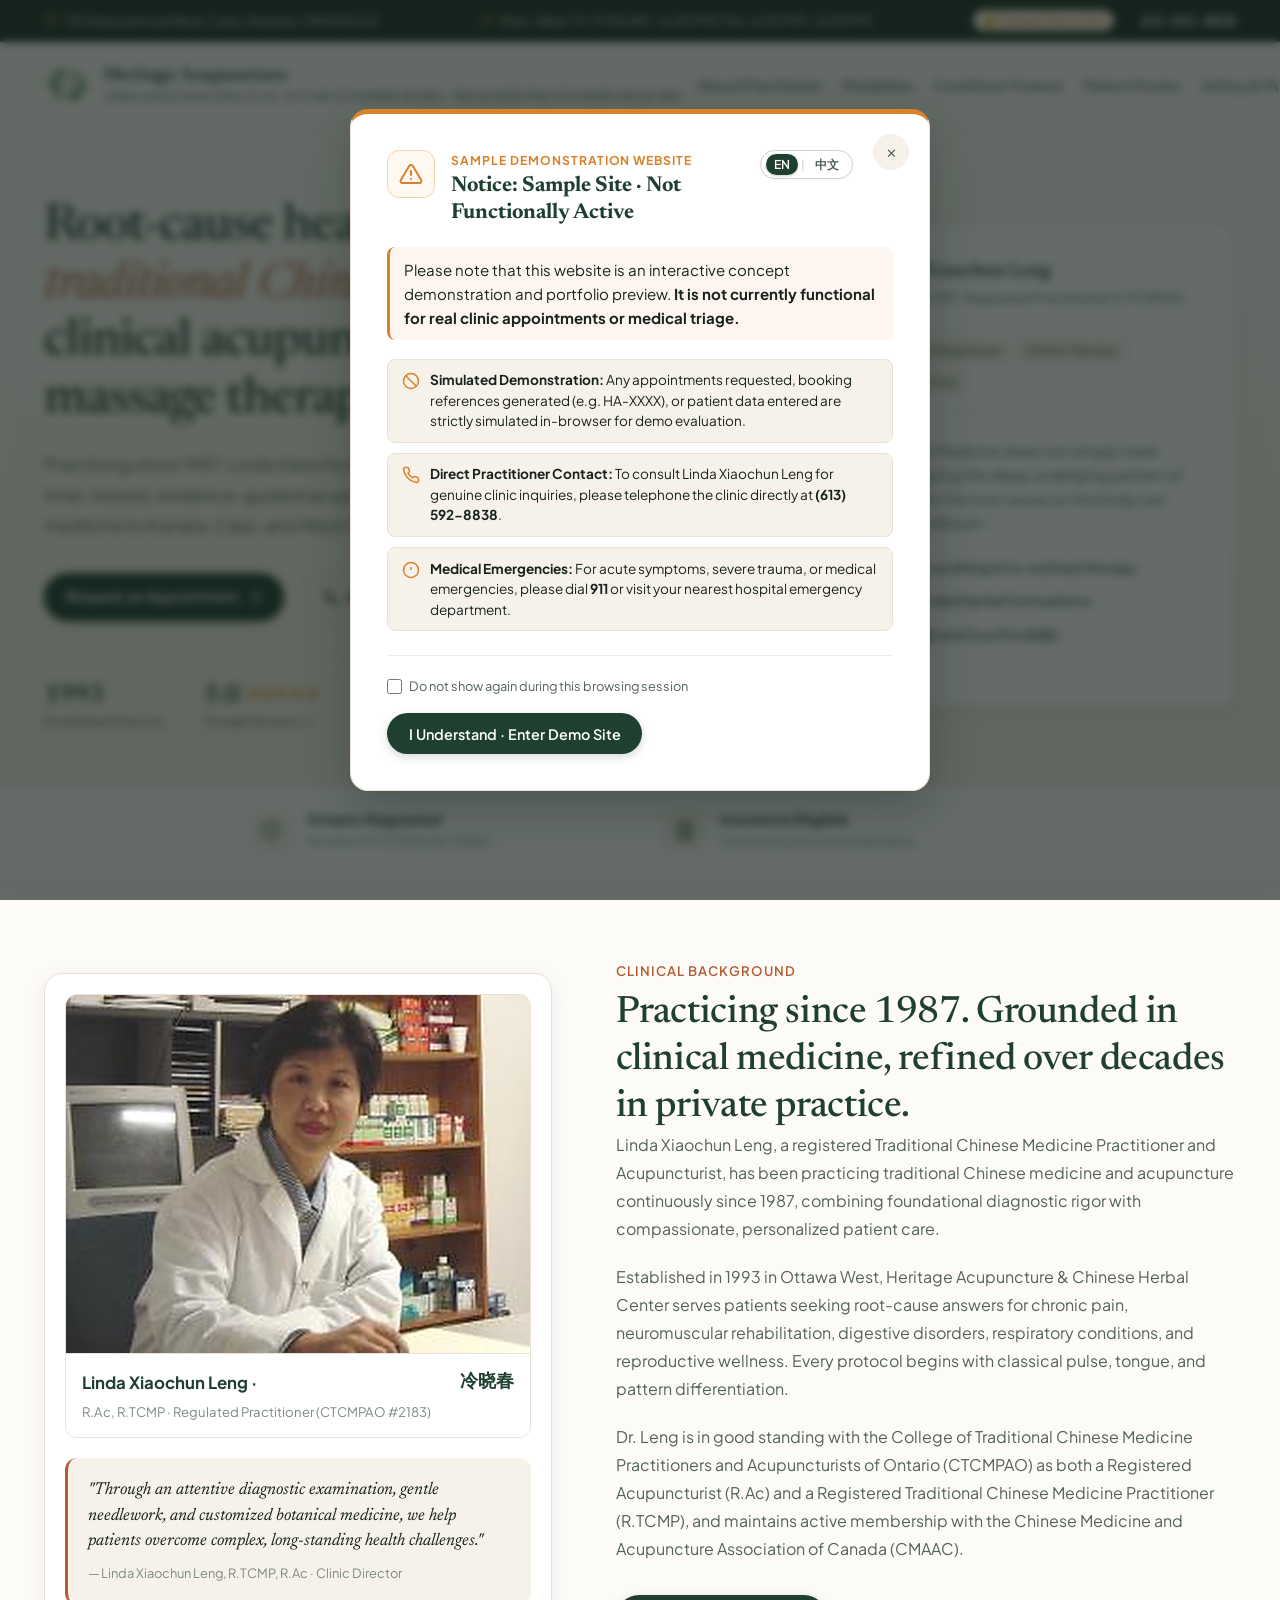
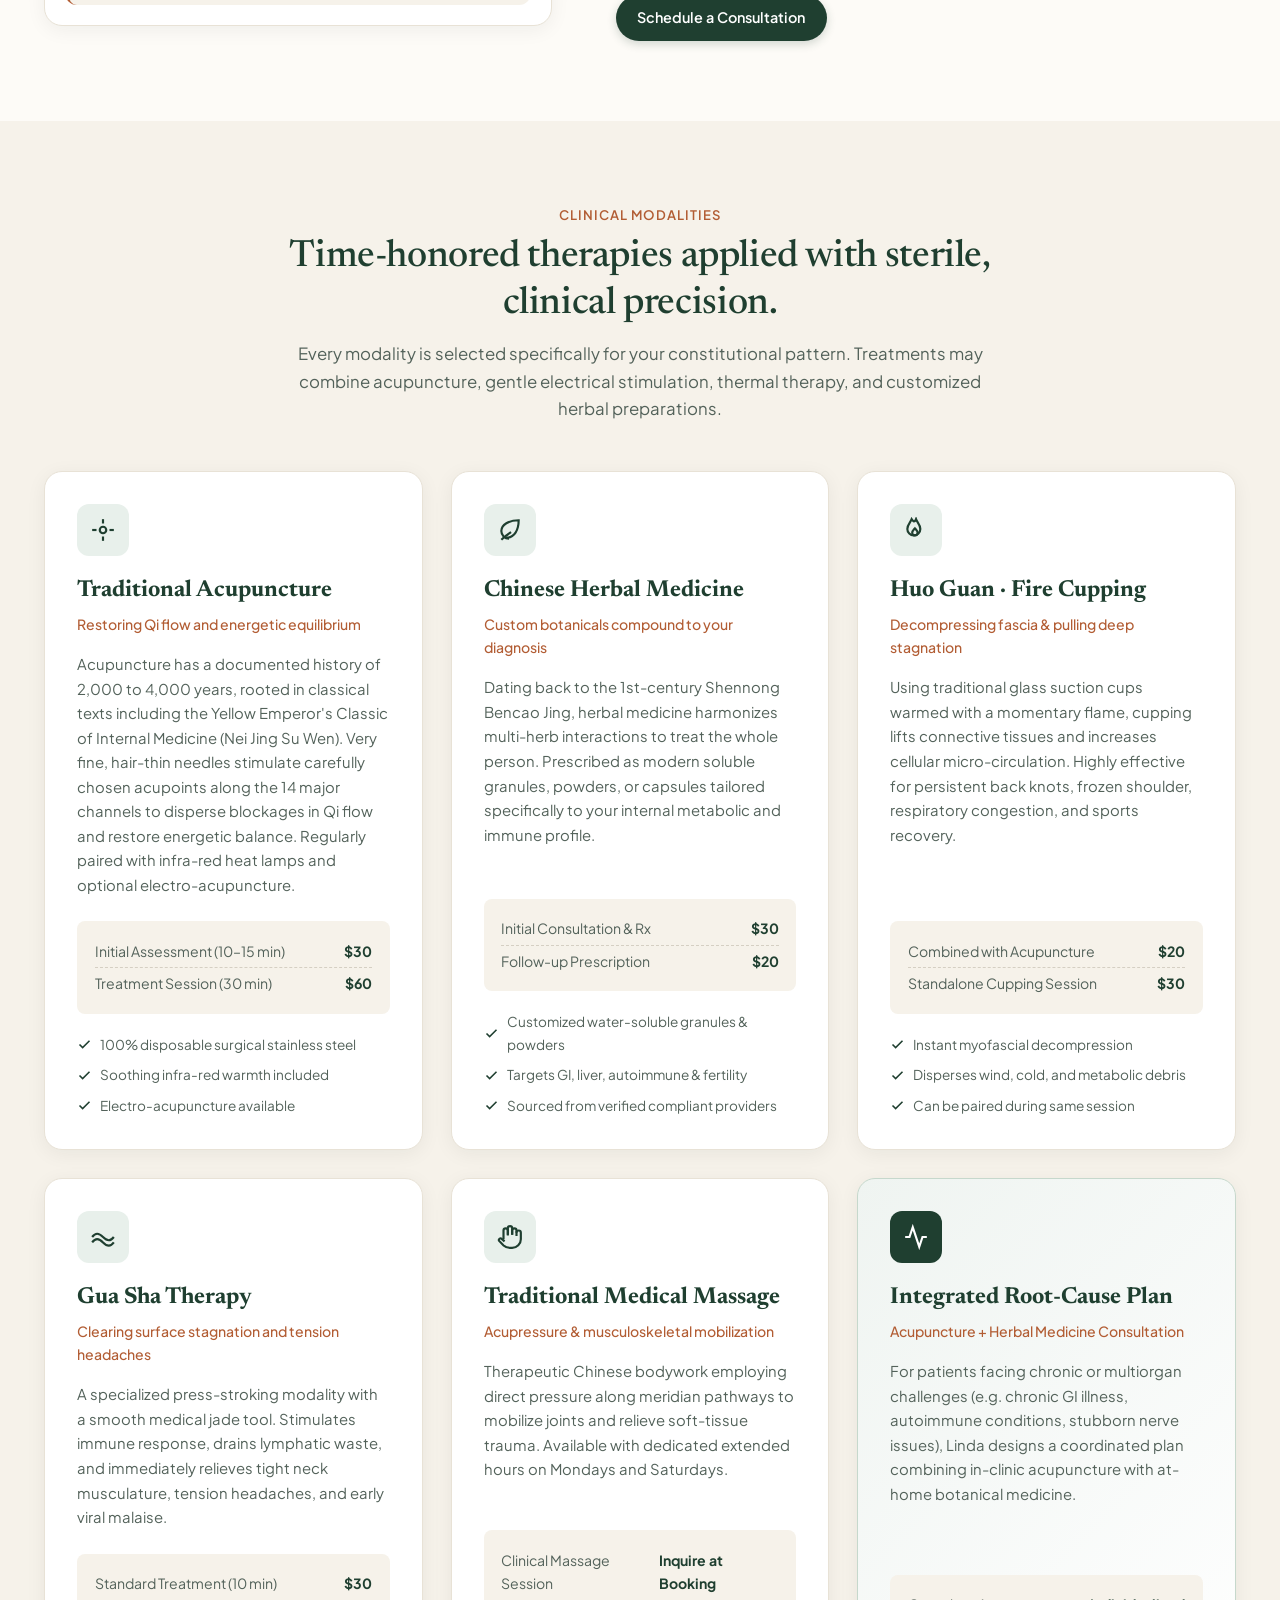
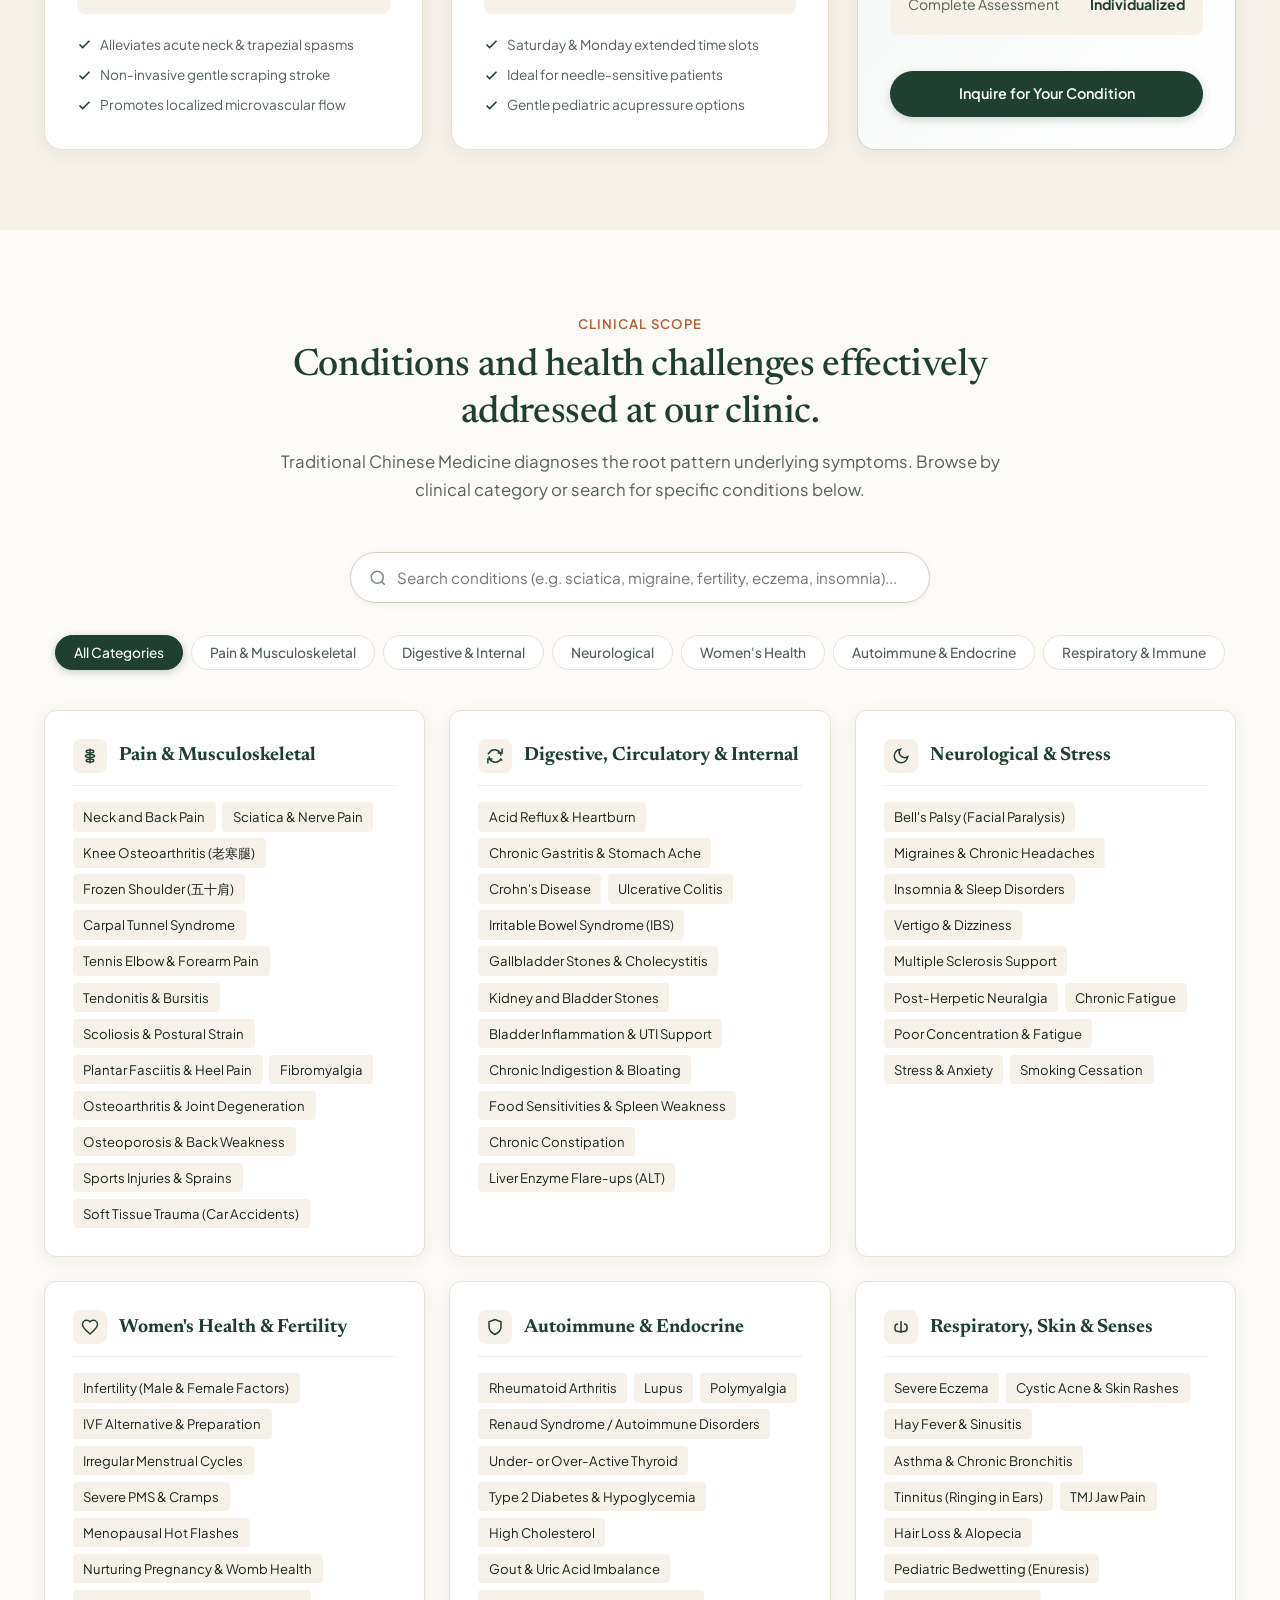
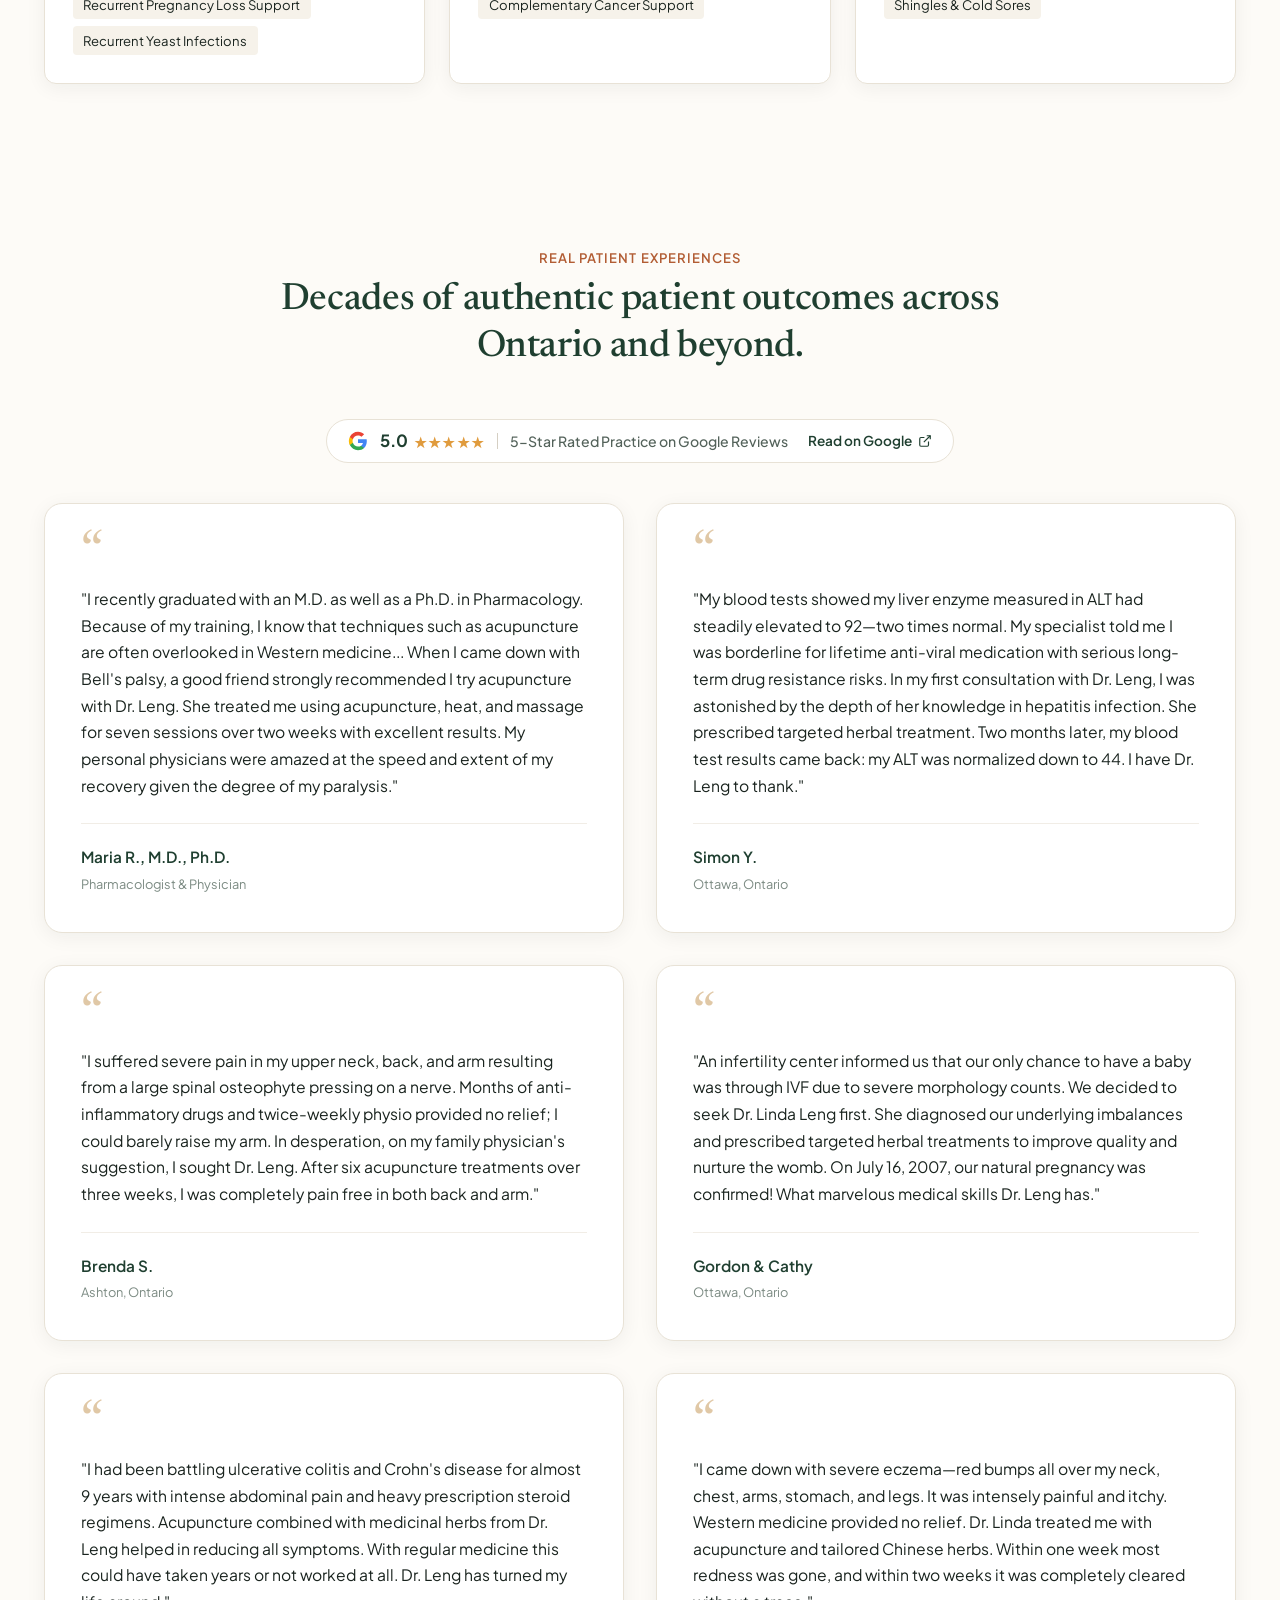
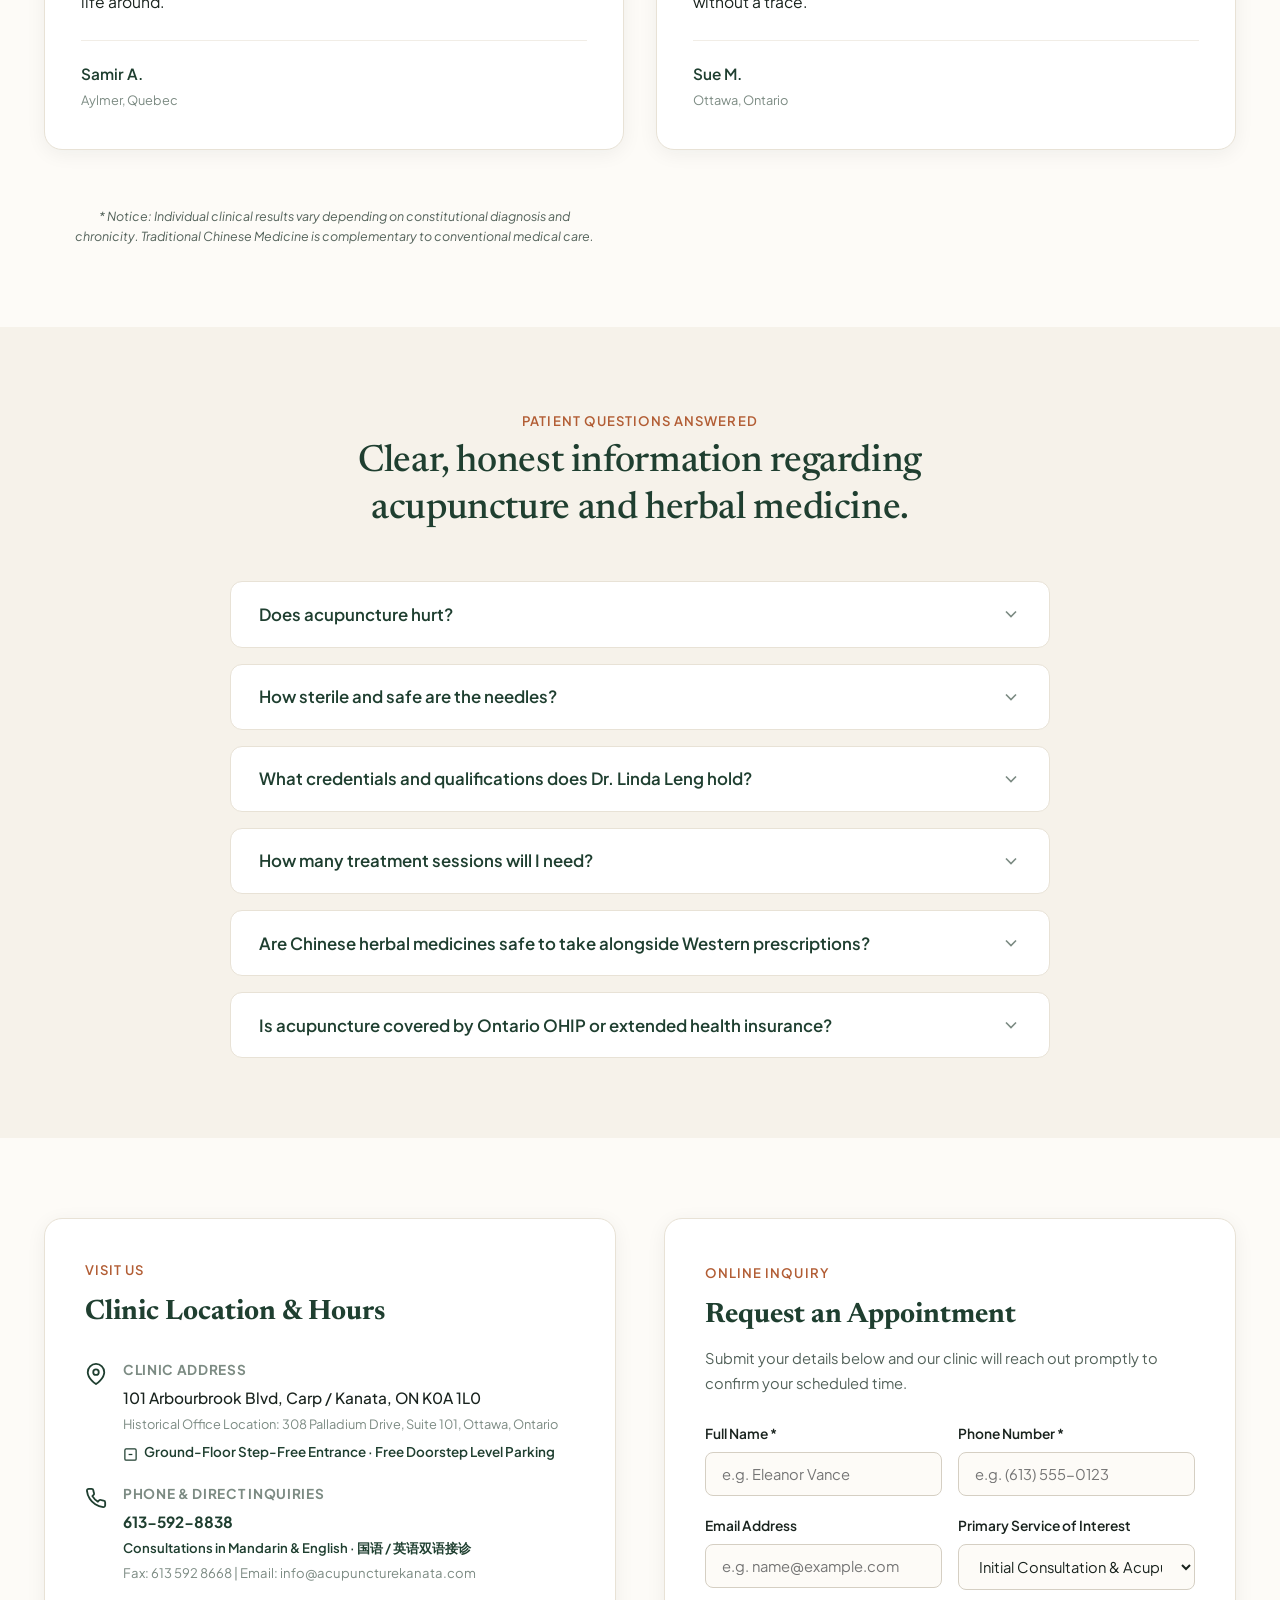
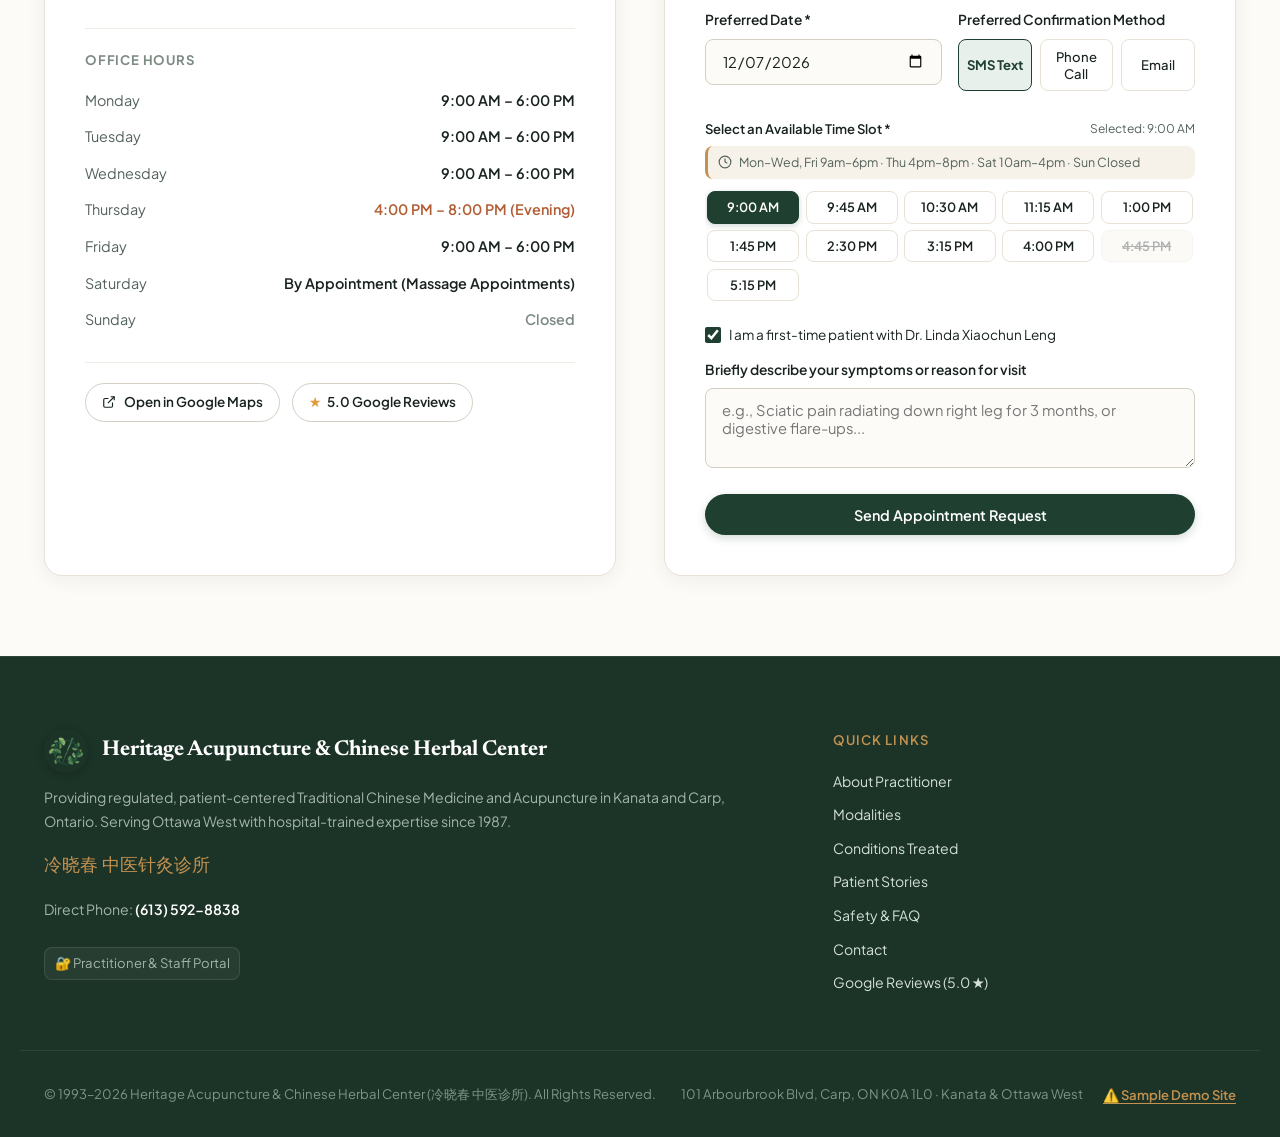
<file: index.html>
<!DOCTYPE html>

<html lang="en">
<head>
<meta charset="utf-8"/>
<meta content="width=device-width, initial-scale=1.0" name="viewport"/>
<title>Heritage Acupuncture &amp; Chinese Herbal Center | Kanata &amp; Carp, ON</title>
<meta content="Registered TCM Practitioner &amp; Acupuncturist Linda Xiaochun Leng (冷晓春). Serving Kanata, Carp, and Ottawa West with hospital-trained care since 1987. CTCMPAO certified." name="description"/>
<link href="https://fonts.googleapis.com" rel="preconnect"/>
<link crossorigin="" href="https://fonts.gstatic.com" rel="preconnect"/>
<link href="https://fonts.googleapis.com/css2?family=Newsreader:ital,opsz,wght@0,6..72,400..600;1,6..72,400;1,6..72,500&amp;family=Plus+Jakarta+Sans:wght@400;500;600;700&amp;display=swap" rel="stylesheet"/>
<link href="css/styles.css" rel="stylesheet"/>
<link rel="icon" type="image/png" sizes="32x32" href="assets/images/favicon.png"/>
<link rel="icon" type="image/x-icon" href="favicon.ico"/>
<link rel="apple-touch-icon" href="assets/images/logo-mark-transparent.png"/>
</head>
<body>
<!-- Top Utility Bar -->
<div class="top-bar">
<div class="container top-bar-inner">
<div class="top-bar-item">
<svg fill="none" stroke="currentColor" stroke-width="2" viewbox="0 0 24 24"><path d="M21 10c0 7-9 13-9 13s-9-6-9-13a9 9 0 0 1 18 0z"></path><circle cx="12" cy="10" r="3"></circle></svg>
<span>101 Arbourbrook Blvd, Carp / Kanata, ON K0A 1L0</span>
</div>
<div class="top-bar-item">
<svg fill="none" stroke="currentColor" stroke-width="2" viewbox="0 0 24 24"><circle cx="12" cy="12" r="10"></circle><polyline points="12 6 12 12 16 14"></polyline></svg>
<span>Mon–Wed, Fri: 9:00 AM – 6:00 PM | Thu: 4:00 PM – 8:00 PM</span>
</div>
<div class="top-bar-actions">
<button type="button" class="top-bar-notice-pill open-sample-notice-trigger" title="Sample Site Notice" data-i18n="samplePillLabel">⚠️ Sample Demo Site</button>
<a class="top-bar-phone" href="tel:6135928838">
<svg fill="none" stroke="currentColor" stroke-width="2" viewbox="0 0 24 24"><path d="M22 16.92v3a2 2 0 0 1-2.18 2 19.79 19.79 0 0 1-8.63-3.07 19.5 19.5 0 0 1-6-6 19.79 19.79 0 0 1-3.07-8.67A2 2 0 0 1 4.11 2h3a2 2 0 0 1 2 1.72 12.84 12.84 0 0 0 .7 2.81 2 2 0 0 1-.45 2.11L8.09 9.91a16 16 0 0 0 6 6l1.27-1.27a2 2 0 0 1 2.11-.45 12.84 12.84 0 0 0 2.81.7A2 2 0 0 1 22 16.92z"></path></svg>
<span>613-592-8838</span>
</a>
</div>
</div>
</div>
<!-- Main Site Header -->
<header class="site-header">
<div class="container header-inner">
<a class="brand-link" href="#hero">
<img src="assets/images/logo-mark-transparent.png" alt="Heritage Acupuncture Logo" class="brand-logo-img">
<div class="brand-titles">
<span class="brand-title-en">Heritage Acupuncture</span>
<span class="brand-title-sub" data-i18n="brandSubtitle">&amp; Chinese Herbal Center · 冷晓春</span>
</div>
</a>
<nav class="main-nav">
<ul class="nav-links">
<li><a class="nav-link" data-i18n="navAbout" href="#about">About Practitioner</a></li>
<li><a class="nav-link" data-i18n="navModalities" href="#services">Modalities</a></li>
<li><a class="nav-link" data-i18n="navConditions" href="#conditions">Conditions Treated</a></li>
<li><a class="nav-link" data-i18n="navStories" href="#stories">Patient Stories</a></li>
<li><a class="nav-link" data-i18n="navFaq" href="#faq">Safety &amp; FAQ</a></li>
<li><a class="nav-link" data-i18n="navContact" href="#location">Contact</a></li>
</ul>
</nav>
<div class="header-cta">
<div aria-label="Language selection" class="lang-toggle" role="group">
<button aria-pressed="true" class="lang-btn active" data-lang="en" type="button">EN</button>
<span class="lang-separator">|</span>
<button aria-pressed="false" class="lang-btn" data-lang="zh" type="button">中文</button>
</div>
<a class="btn btn-outline btn-sm" data-i18n="navCallDirect" href="tel:6135928838">Call Direct</a>
<a class="btn btn-primary btn-sm" data-i18n="navRequestVisit" data-open-modal="booking-modal" href="#book">Request Visit</a>
<button aria-label="Open Navigation Menu" class="mobile-toggle">
<svg fill="none" height="24" stroke="currentColor" stroke-width="2" viewbox="0 0 24 24" width="24"><line x1="3" x2="21" y1="12" y2="12"></line><line x1="3" x2="21" y1="6" y2="6"></line><line x1="3" x2="21" y1="18" y2="18"></line></svg>
</button>
</div>
</div>
</header>
<!-- Mobile Drawer -->
<div aria-hidden="true" class="mobile-nav-drawer">
    <div class="mobile-nav-header">
      <div class="brand-link" style="gap:0.75rem;">
        <img src="assets/images/logo-mark-transparent.png" alt="Heritage Acupuncture Logo" class="brand-logo-img" style="width:38px; height:38px;">
        <div class="brand-titles">
          <span class="brand-title-en">Heritage Acupuncture</span>
          <span class="brand-title-sub">冷晓春 中医针灸</span>
        </div>
      </div>
      <button aria-label="Close Menu" class="mobile-nav-close" style="font-size:1.8rem; color:var(--text-main);">✕</button>
    </div>
<div class="mobile-lang-row">
<span class="mobile-lang-label" data-i18n="langLabel">Language / 语言:</span>
<div aria-label="Language selection" class="lang-toggle" role="group">
<button aria-pressed="true" class="lang-btn active" data-lang="en" type="button">EN</button>
<span class="lang-separator">|</span>
<button aria-pressed="false" class="lang-btn" data-lang="zh" type="button">中文</button>
</div>
</div>
<ul class="mobile-nav-links">
<li><a data-i18n="navAbout" href="#about">About Dr. Leng</a></li>
<li><a data-i18n="navModalities" href="#services">Clinical Modalities</a></li>
<li><a data-i18n="navConditions" href="#conditions">Conditions Treated</a></li>
<li><a data-i18n="navStories" href="#stories">Patient Stories</a></li>
<li><a data-i18n="navFaq" href="#faq">Safety &amp; FAQ</a></li>
<li><a data-i18n="navContact" href="#location">Hours &amp; Location</a></li>
</ul>
<div style="margin-top: auto; display:flex; flex-direction:column; gap:0.75rem;">
<a class="btn btn-outline" href="tel:6135928838" style="text-align:center;">Call (613) 592-8838</a>
<a class="btn btn-primary" data-open-modal="booking-modal" href="#book" style="text-align:center;">Book Consultation</a>
<a href="portal.html" class="footer-portal-link" style="justify-content:center; margin-top:0.25rem;" data-i18n="portalLink">🔐 Practitioner &amp; Staff Portal</a>
<button type="button" class="footer-notice-link open-sample-notice-trigger" style="justify-content:center; color:var(--text-muted); font-size:0.78rem;" data-i18n="samplePillLabel">⚠️ Sample Demo Site</button>
</div>
</div>
<main>
<!-- Hero Section -->
<section class="hero-section" id="hero">
<div class="container hero-grid">
<div class="hero-content">
<h1 class="hero-title" data-i18n="heroTitle">
            Root-cause healing through <em>traditional Chinese medicine</em>, clinical acupuncture, and massage therapy.
          </h1>
<p class="hero-lead" data-i18n="heroLead">
            Practicing since 1987. Linda Xiaochun Leng brings hospital-trained, time-tested, evidence-guided acupuncture and personalized herbal medicine to Kanata, Carp, and West Ottawa.
          </p>
<div class="hero-actions">
<a class="btn btn-primary" data-open-modal="booking-modal" href="#book"><span data-i18n="heroBtnBook">Request an Appointment</span><svg fill="none" height="16" stroke="currentColor" stroke-width="2" viewbox="0 0 24 24" width="16"><line x1="5" x2="19" y1="12" y2="12"></line><polyline points="12 5 19 12 12 19"></polyline></svg></a>
<a class="btn btn-outline" href="tel:6135928838">
<svg fill="none" height="16" stroke="currentColor" stroke-width="2" viewbox="0 0 24 24" width="16"><path d="M22 16.92v3a2 2 0 0 1-2.18 2 19.79 19.79 0 0 1-8.63-3.07 19.5 19.5 0 0 1-6-6 19.79 19.79 0 0 1-3.07-8.67A2 2 0 0 1 4.11 2h3a2 2 0 0 1 2 1.72 12.84 12.84 0 0 0 .7 2.81 2 2 0 0 1-.45 2.11L8.09 9.91a16 16 0 0 0 6 6l1.27-1.27a2 2 0 0 1 2.11-.45 12.84 12.84 0 0 0 2.81.7A2 2 0 0 1 22 16.92z"></path></svg>
              613-592-8838
            </a>
</div>
<div class="hero-trust-metrics">
<div class="metric-item">
<span class="metric-number">1993</span>
<span class="metric-label" data-i18n="heroMetric2Label">Established Practice</span>
</div>
<a class="metric-item metric-review-item" href="https://share.google/U9knQsOT8GmHeqAeL" rel="noopener noreferrer" target="_blank" title="View 5.0 Star Google Reviews">
<span class="metric-number" style="display:flex; align-items:center; gap:0.35rem;">
                5.0 <span style="color:#E09B3D; font-size:1rem; letter-spacing:0.05em;">★★★★★</span>
</span>
<span class="metric-label" style="display:flex; align-items:center; gap:0.25rem;">
                Google Reviews
                <svg fill="none" height="11" stroke="currentColor" stroke-width="2" style="opacity:0.75;" viewbox="0 0 24 24" width="11"><path d="M18 13v6a2 2 0 0 1-2 2H5a2 2 0 0 1-2-2V8a2 2 0 0 1 2-2h6"></path><polyline points="15 3 21 3 21 9"></polyline><line x1="10" x2="21" y1="14" y2="3"></line></svg>
</span>
</a>
</div>
</div>
<!-- Clinical Feature Card -->
<div class="hero-card">
<div class="hero-card-header">
<div class="practitioner-avatar">
<span>冷</span>
</div>
<div class="practitioner-meta">
<h3 data-i18n="heroCardName">Linda Xiaochun Leng</h3>
<p data-i18n="heroCardTitle">R.Ac, R.TCMP · Regulated Practitioner (CTCMPAO #2183)</p>
<div class="practitioner-tags">
<span class="ptag" data-i18n="heroCardTag1">CTCMPAO Registered</span>
<span class="ptag" data-i18n="heroCardTag2">CMAAC Member</span>
<span class="ptag" data-i18n="heroCardTag3">Kanata / Carp</span>
</div>
</div>
</div>
<div class="hero-card-body">
<p data-i18n="heroCardQuote">
              "Traditional Chinese Medicine does not simply mask symptoms. By mapping the deep underlying pattern of disharmony, we treat the root cause so the body can return to lasting equilibrium."
            </p>
<ul class="hero-card-list">
<li>
<svg fill="none" stroke="currentColor" stroke-width="2.5" viewbox="0 0 24 24"><polyline points="20 6 9 17 4 12"></polyline></svg>
<span data-i18n="heroCardItem1">Acupuncture with soothing infra-red heat therapy</span>
</li>
<li>
<svg fill="none" stroke="currentColor" stroke-width="2.5" viewbox="0 0 24 24"><polyline points="20 6 9 17 4 12"></polyline></svg>
<span data-i18n="heroCardItem2">Custom compounded herbal formulations</span>
</li>
<li>
<svg fill="none" stroke="currentColor" stroke-width="2.5" viewbox="0 0 24 24"><polyline points="20 6 9 17 4 12"></polyline></svg>
<span data-i18n="heroCardItem3">Fire Cupping (火罐) and Gua Sha (刮痧)</span>
</li>
</ul>
</div>
</div>
</div>
</section>
<!-- Trust Value Strip -->
<section class="trust-strip">
<div class="container">
<div class="trust-grid">
<div class="trust-card">
<div class="trust-icon-box">
<svg fill="none" height="20" stroke="currentColor" stroke-width="2" viewbox="0 0 24 24" width="20"><path d="M12 22s8-4 8-10V5l-8-3-8 3v7c0 6 8 10 8 10z"></path></svg>
</div>
<div class="trust-text">
<h4 data-i18n="trust1Title">Ontario Regulated</h4>
<p data-i18n="trust1Desc">Member of CTCMPAO &amp; CMAAC</p>
</div>
</div>
<div class="trust-card">
<div class="trust-icon-box">
<svg fill="none" height="20" stroke="currentColor" stroke-width="2" viewbox="0 0 24 24" width="20"><path d="M14 2H6a2 2 0 0 0-2 2v16a2 2 0 0 0 2 2h12a2 2 0 0 0 2-2V8z"></path><polyline points="14 2 14 8 20 8"></polyline><line x1="16" x2="8" y1="13" y2="13"></line><line x1="16" x2="8" y1="17" y2="17"></line><polyline points="10 9 9 9 8 9"></polyline></svg>
</div>
<div class="trust-text">
<h4 data-i18n="trust3Title">Insurance Eligible</h4>
<p data-i18n="trust3Desc">Covered by most extended plans</p>
</div>
</div>
</div>
</div>
</section>
<!-- About Practitioner Section -->
<section class="section" id="about">
<div class="container about-grid">
<div class="about-visual">
<div class="about-image-card">
<div class="about-portrait-wrap">
            <img src="assets/images/linda-leng-portrait.png" alt="Linda Xiaochun Leng, Registered Acupuncturist and TCM Practitioner" class="about-portrait-img">
            <div class="about-portrait-caption">
              <h4>Linda Xiaochun Leng · <span style="font-family:var(--font-serif); font-size:1.15rem; color:var(--primary);">冷晓春</span></h4>
              <p data-i18n="heroCardTitle">R.Ac, R.TCMP · Regulated Practitioner (CTCMPAO #2183)</p>
            </div>
          </div>
<div class="about-quote-box">
<blockquote data-i18n="aboutQuote">
                "Through an attentive diagnostic examination, gentle needlework, and customized botanical medicine, we help patients overcome complex, long-standing health challenges."
              </blockquote>
<cite data-i18n="aboutCite">— Linda Xiaochun Leng, R.TCMP, R.Ac · Clinic Director</cite>
</div>
</div>
</div>
<div class="about-bio-text">
<span class="section-eyebrow" data-i18n="aboutEyebrow">Meet Your Practitioner</span>
<h2 class="section-title" data-i18n="aboutTitle">Traditional Chinese Medicine &amp; Acupuncture Since 1987 and compassionate patient care.</h2>
          <p data-i18n="aboutP1">
            Linda Xiaochun Leng, a registered Traditional Chinese Medicine Practitioner and Acupuncturist, has been practicing traditional Chinese medicine and acupuncture continuously since <strong>1987</strong>.
          </p>
<p data-i18n="aboutP2">
            After working extensively in her field, she established her private clinic in <strong>1993</strong>. She is in good standing with <strong>The College of Traditional Chinese Medicine Practitioners and Acupuncturists of Ontario (CTCMPAO)</strong> and <strong>The Chinese Medicine and Acupuncture Association of Canada (CMAAC)</strong>.
          </p>
<p data-i18n="aboutP3">
            Linda treats each patient as a complete constitutional individual rather than a collection of isolated symptoms. Patients regularly seek her care for stubborn musculoskeletal pain, chronic gastrointestinal conditions, neurological disorders, autoimmune concerns, women's fertility, and complex chronic cases that have stalled under conventional approaches.
          </p>
<div style="margin-top:2rem;">
<a class="btn btn-primary" data-i18n="aboutBtnBook" data-open-modal="booking-modal" href="#book">Schedule a Consultation</a>
</div>
</div>
</div>
</section>
<!-- Core Modalities & Services -->
<section class="section section-bg-subtle" id="services">
<div class="container">
<div class="section-header center">
<span class="section-eyebrow" data-i18n="servicesEyebrow">Our Clinical Modalities</span>
<h2 class="section-title" data-i18n="servicesTitle">Integrative Traditional Chinese Medicine therapies designed around your body.</h2>
<p class="section-desc" data-i18n="servicesDesc">
            Rather than suppressing symptoms, each treatment is formulated to eliminate blockages in the meridians, harmonize yin and yang, and activate the body's self-healing mechanisms.
          </p>
</div>
<div class="services-grid">
<!-- Acupuncture -->
<div class="service-card">
<div class="service-card-header">
<div class="service-icon-box">
<svg fill="none" height="26" stroke="currentColor" stroke-width="2" viewbox="0 0 24 24" width="26"><circle cx="12" cy="12" r="3"></circle><line x1="12" y1="2" x2="12" y2="6"></line><line x1="12" y1="18" x2="12" y2="22"></line><line x1="2" y1="12" x2="6" y2="12"></line><line x1="18" y1="12" x2="22" y2="12"></line></svg>
</div>
</div>
<h3 data-i18n="s1Title">Traditional Acupuncture</h3>
<div class="service-card-tagline" data-i18n="s1Tagline">Restoring Qi flow and energetic equilibrium</div>
<div class="service-card-body" data-i18n="s1Body">
              Acupuncture has a documented history of 2,000 to 4,000 years, rooted in classical texts including the Yellow Emperor's Classic of Internal Medicine (Nei Jing Su Wen). Very fine, hair-thin needles stimulate carefully chosen acupoints along the 14 major channels to disperse blockages in Qi flow and restore energetic balance. Regularly paired with infra-red heat lamps and optional electro-acupuncture.
            </div>
<div class="service-card-pricing">
<div class="pricing-row">
<span class="price-label" data-i18n="s1Price1Label">Initial Assessment (10–15 min)</span>
<span class="price-value">$30</span>
</div>
<div class="pricing-row">
<span class="price-label" data-i18n="s1Price2Label">Treatment Session (30 min)</span>
<span class="price-value">$60</span>
</div>
</div>
<ul class="service-card-features">
<li><svg fill="none" stroke="currentColor" stroke-width="2.5" viewbox="0 0 24 24"><polyline points="20 6 9 17 4 12"></polyline></svg><span data-i18n="s1Feat1">100% disposable surgical stainless steel</span></li>
<li><svg fill="none" stroke="currentColor" stroke-width="2.5" viewbox="0 0 24 24"><polyline points="20 6 9 17 4 12"></polyline></svg><span data-i18n="s1Feat2">Soothing infra-red warmth included</span></li>
<li><svg fill="none" stroke="currentColor" stroke-width="2.5" viewbox="0 0 24 24"><polyline points="20 6 9 17 4 12"></polyline></svg><span data-i18n="s1Feat3">Electro-acupuncture available</span></li>
</ul>
</div>
<!-- Chinese Herbal Medicine -->
<div class="service-card">
<div class="service-card-header">
<div class="service-icon-box">
<svg fill="none" height="26" stroke="currentColor" stroke-width="2" viewbox="0 0 24 24" width="26"><path d="M11 20A7 7 0 0 1 4 13C4 7 11 3 20 3c0 9-4 16-11 16z"></path><path d="M4 21c3-3 6-5 9-7"></path></svg>
</div>
</div>
<h3 data-i18n="s2Title">Chinese Herbal Medicine (中药)</h3>
<div class="service-card-tagline" data-i18n="s2Tagline">Custom botanicals compound to your diagnosis</div>
<div class="service-card-body" data-i18n="s2Body">
              Dating back to the 1st-century Shennong Bencao Jing, herbal medicine harmonizes multi-herb interactions to treat the whole person. Prescribed as modern soluble granules, powders, or capsules tailored specifically to your internal metabolic and immune profile.
            </div>
<div class="service-card-pricing">
<div class="pricing-row">
<span class="price-label" data-i18n="s2Price1Label">Initial Consultation &amp; Rx</span>
<span class="price-value">$30</span>
</div>
<div class="pricing-row">
<span class="price-label" data-i18n="s2Price2Label">Follow-up Prescription</span>
<span class="price-value">$20</span>
</div>
</div>
<ul class="service-card-features">
<li><svg fill="none" stroke="currentColor" stroke-width="2.5" viewbox="0 0 24 24"><polyline points="20 6 9 17 4 12"></polyline></svg><span data-i18n="s2Feat1">Customized water-soluble granules &amp; powders</span></li>
<li><svg fill="none" stroke="currentColor" stroke-width="2.5" viewbox="0 0 24 24"><polyline points="20 6 9 17 4 12"></polyline></svg><span data-i18n="s2Feat2">Targets GI, liver, autoimmune &amp; fertility</span></li>
<li><svg fill="none" stroke="currentColor" stroke-width="2.5" viewbox="0 0 24 24"><polyline points="20 6 9 17 4 12"></polyline></svg><span data-i18n="s2Feat3">Sourced from verified compliant providers</span></li>
</ul>
</div>
<!-- Huo Guan (Fire Cupping) -->
<div class="service-card">
<div class="service-card-header">
<div class="service-icon-box">
<svg fill="none" height="26" stroke="currentColor" stroke-width="2" viewbox="0 0 24 24" width="26"><path d="M8.5 14.5A2.5 2.5 0 0 0 11 17c1.38 0 2.5-1.12 2.5-2.5 0-1.63-1.5-2.75-2.5-4-1 1.25-2.5 2.37-2.5 4z"></path><path d="M12 2c1 3 4 5 4 9a6 6 0 1 1-12 0c0-4 3-6 4-9 1.5 2 2.5 3.5 4 0z"></path></svg>
</div>
</div>
<h3 data-i18n="s3Title">Huo Guan · Fire Cupping</h3>
<div class="service-card-tagline" data-i18n="s3Tagline">Decompressing fascia &amp; pulling deep stagnation</div>
<div class="service-card-body" data-i18n="s3Body">
              Using traditional glass suction cups warmed with a momentary flame, cupping lifts connective tissues and increases cellular micro-circulation. Highly effective for persistent back knots, frozen shoulder, respiratory congestion, and sports recovery.
            </div>
<div class="service-card-pricing">
<div class="pricing-row">
<span class="price-label" data-i18n="s3Price1Label">Combined with Acupuncture</span>
<span class="price-value">$20</span>
</div>
<div class="pricing-row">
<span class="price-label" data-i18n="s3Price2Label">Standalone Cupping Session</span>
<span class="price-value">$30</span>
</div>
</div>
<ul class="service-card-features">
<li><svg fill="none" stroke="currentColor" stroke-width="2.5" viewbox="0 0 24 24"><polyline points="20 6 9 17 4 12"></polyline></svg><span data-i18n="s3Feat1">Instant myofascial decompression</span></li>
<li><svg fill="none" stroke="currentColor" stroke-width="2.5" viewbox="0 0 24 24"><polyline points="20 6 9 17 4 12"></polyline></svg><span data-i18n="s3Feat2">Disperses wind, cold, and metabolic debris</span></li>
<li><svg fill="none" stroke="currentColor" stroke-width="2.5" viewbox="0 0 24 24"><polyline points="20 6 9 17 4 12"></polyline></svg><span data-i18n="s3Feat3">Can be paired during same session</span></li>
</ul>
</div>
<!-- Gua Sha -->
<div class="service-card">
<div class="service-card-header">
<div class="service-icon-box">
<svg fill="none" height="26" stroke="currentColor" stroke-width="2" viewbox="0 0 24 24" width="26"><path d="M2 12c3-4 6-4 10 0s7 4 10 0"></path><path d="M2 17c3-4 6-4 10 0s7 4 10 0"></path></svg>
</div>
</div>
<h3 data-i18n="s4Title">Gua Sha Therapy (刮痧)</h3>
<div class="service-card-tagline" data-i18n="s4Tagline">Clearing surface stagnation and tension headaches</div>
<div class="service-card-body" data-i18n="s4Body">
              A specialized press-stroking modality with a smooth medical jade tool. Stimulates immune response, drains lymphatic waste, and immediately relieves tight neck musculature, tension headaches, and early viral malaise.
            </div>
<div class="service-card-pricing">
<div class="pricing-row">
<span class="price-label" data-i18n="s4Price1Label">Standard Treatment (10 min)</span>
<span class="price-value">$30</span>
</div>
</div>
<ul class="service-card-features">
<li><svg fill="none" stroke="currentColor" stroke-width="2.5" viewbox="0 0 24 24"><polyline points="20 6 9 17 4 12"></polyline></svg><span data-i18n="s4Feat1">Alleviates acute neck &amp; trapezial spasms</span></li>
<li><svg fill="none" stroke="currentColor" stroke-width="2.5" viewbox="0 0 24 24"><polyline points="20 6 9 17 4 12"></polyline></svg><span data-i18n="s4Feat2">Non-invasive gentle scraping stroke</span></li>
<li><svg fill="none" stroke="currentColor" stroke-width="2.5" viewbox="0 0 24 24"><polyline points="20 6 9 17 4 12"></polyline></svg><span data-i18n="s4Feat3">Promotes localized microvascular flow</span></li>
</ul>
</div>
<!-- Tuina & Medical Massage -->
<div class="service-card">
<div class="service-card-header">
<div class="service-icon-box">
<svg fill="none" height="26" stroke="currentColor" stroke-width="2" viewbox="0 0 24 24" width="26"><path d="M18 11V6a2 2 0 0 0-4 0v4"></path><path d="M14 10V4a2 2 0 0 0-4 0v6"></path><path d="M10 10.5V6a2 2 0 0 0-4 0v8"></path><path d="M18 8a2 2 0 1 1 4 0v6a8 8 0 0 1-8 8h-2c-2.8 0-4.5-.86-5.9-2.2L2 15.6a1.5 1.5 0 0 1 2.3-1.9l2.7 2.3"></path></svg>
</div>
</div>
<h3 data-i18n="s5Title">Traditional Medical Massage</h3>
<div class="service-card-tagline" data-i18n="s5Tagline">Acupressure &amp; musculoskeletal mobilization</div>
<div class="service-card-body" data-i18n="s5Body">
              Therapeutic Chinese bodywork employing direct pressure along meridian pathways to mobilize joints and relieve soft-tissue trauma. Available with dedicated extended hours on Mondays and Saturdays.
            </div>
<div class="service-card-pricing">
<div class="pricing-row">
<span class="price-label" data-i18n="s5Price1Label">Clinical Massage Session</span>
<span class="price-value" data-i18n="s5Price1Value">Inquire at Booking</span>
</div>
</div>
<ul class="service-card-features">
<li><svg fill="none" stroke="currentColor" stroke-width="2.5" viewbox="0 0 24 24"><polyline points="20 6 9 17 4 12"></polyline></svg><span data-i18n="s5Feat1">Saturday &amp; Monday extended time slots</span></li>
<li><svg fill="none" stroke="currentColor" stroke-width="2.5" viewbox="0 0 24 24"><polyline points="20 6 9 17 4 12"></polyline></svg><span data-i18n="s5Feat2">Ideal for needle-sensitive patients</span></li>
<li><svg fill="none" stroke="currentColor" stroke-width="2.5" viewbox="0 0 24 24"><polyline points="20 6 9 17 4 12"></polyline></svg><span data-i18n="s5Feat3">Gentle pediatric acupressure options</span></li>
</ul>
</div>
<!-- Comprehensive Holistic Consult -->
<div class="service-card" style="background: linear-gradient(135deg, #EFF4F1 0%, #FFFFFF 100%); border-color: #C6D8CC;">
<div class="service-card-header">
<div class="service-icon-box" style="background:var(--primary); color:#FFFFFF;">
<svg fill="none" height="26" stroke="currentColor" stroke-width="2" viewbox="0 0 24 24" width="26"><path d="M22 12h-4l-3 9L9 3l-3 9H2"></path></svg>
</div>
</div>
<h3 data-i18n="s6Title">Integrated Root-Cause Plan</h3>
<div class="service-card-tagline" data-i18n="s6Tagline">Acupuncture + Herbal Medicine Consultation</div>
<div class="service-card-body" data-i18n="s6Body">
              For patients facing chronic or multiorgan challenges (e.g. chronic GI illness, autoimmune conditions, stubborn nerve issues), Linda designs a coordinated plan combining in-clinic acupuncture with at-home botanical medicine.
            </div>
<div class="service-card-pricing">
<div class="pricing-row">
<span class="price-label" data-i18n="s6Price1Label">Complete Assessment</span>
<span class="price-value" data-i18n="s6Price1Value">Individualized</span>
</div>
</div>
<div style="margin-top:auto; padding-top:1rem;">
<a class="btn btn-primary" data-i18n="s6CtaBtn" data-open-modal="booking-modal" href="#book" style="width:100%;">Inquire for Your Condition</a>
</div>
</div>
</div>
</div>
</section>
<!-- Interactive Conditions Directory -->
<section class="section" id="conditions">
<div class="container">
<div class="section-header center">
<span class="section-eyebrow" data-i18n="conditionsEyebrow">Clinical Conditions Treated</span>
<h2 class="section-title" data-i18n="conditionsTitle">Evidence-based Chinese medicine for chronic, acute, and complex disorders.</h2>
<p class="section-desc" data-i18n="conditionsDesc">
            Use our interactive directory to explore how Linda Xiaochun Leng applies traditional acupuncture and botanical pharmacology across diverse specialties.
          </p>
</div>
<!-- Search Bar & Category Chips -->
<div class="conditions-search-box">
<div class="search-input-wrap">
<svg fill="none" stroke="currentColor" stroke-width="2" viewbox="0 0 24 24"><circle cx="11" cy="11" r="8"></circle><line x1="21" x2="16.65" y1="21" y2="16.65"></line></svg>
<input aria-label="Search clinical conditions" class="condition-search-input" data-i18n-placeholder="searchPlaceholder" id="condition-search" placeholder="Type a symptom or diagnosis (e.g., sciatica, colitis, migraine, eczema)..." type="text"/>
</div>
</div>
<div class="category-filter-chips">
<button class="chip-btn active" data-filter="all" data-i18n="catAll">All Conditions</button>
<button class="chip-btn" data-filter="pain" data-i18n="catPain">Pain &amp; Orthopedics</button>
<button class="chip-btn" data-filter="digestive" data-i18n="catDigestive">Digestive &amp; GI</button>
<button class="chip-btn" data-filter="neurological" data-i18n="catNeuro">Neurological &amp; Stress</button>
<button class="chip-btn" data-filter="women" data-i18n="catWomen">Women's Health &amp; Fertility</button>
<button class="chip-btn" data-filter="autoimmune" data-i18n="catAutoimmune">Autoimmune &amp; Endocrine</button>
<button class="chip-btn" data-filter="respiratory" data-i18n="catResp">Respiratory &amp; Skin</button>
</div>
<!-- Condition Clusters -->
<div class="conditions-cluster-grid" id="conditions-grid">
<!-- Pain & Orthopedic -->
<div class="condition-group-card" data-category="pain">
<div class="condition-group-header">
<div class="group-icon">
<svg fill="none" height="18" stroke="currentColor" stroke-width="2" viewbox="0 0 24 24" width="18"><path d="M12 2v20"></path><ellipse cx="12" cy="6" rx="5" ry="2"></ellipse><ellipse cx="12" cy="12" rx="6" ry="2"></ellipse><ellipse cx="12" cy="18" rx="5" ry="2"></ellipse></svg>
</div>
<h4 data-i18n="grpPain">Musculoskeletal &amp; Pain</h4>
</div>
<div class="condition-tag-list">
<span class="condition-tag" data-en="Neck and Back Pain" data-zh="颈椎病与急慢性腰背痛">Neck and Back Pain</span>
<span class="condition-tag" data-en="Sciatica & Nerve Pain" data-zh="坐骨神经痛与下肢放射痛">Sciatica</span>
<span class="condition-tag" data-en="Knee Osteoarthritis (老寒腿)" data-zh="膝关节退行性关节炎 (老寒腿)">Knee Osteoarthritis (老寒腿)</span>
<span class="condition-tag" data-en="Frozen Shoulder (五十肩)" data-zh="肩周炎 (五十肩/漏肩风)">Frozen Shoulder</span>
<span class="condition-tag" data-en="Carpal Tunnel Syndrome" data-zh="腕管综合征与手腕麻木">Carpal Tunnel Syndrome</span>
<span class="condition-tag" data-en="Tennis Elbow & Forearm Pain" data-zh="网球肘与前臂筋伤">Tennis Elbow</span>
<span class="condition-tag" data-en="Tendonitis & Bursitis" data-zh="肌腱炎与腱鞘炎">Tendonitis</span>
<span class="condition-tag" data-en="Scoliosis & Postural Strain" data-zh="脊柱侧弯与体态劳损">Scoliosis</span>
<span class="condition-tag" data-en="Plantar Fasciitis & Heel Pain" data-zh="足底筋膜炎与足跟痛">Plantar Fasciitis</span>
<span class="condition-tag" data-en="Fibromyalgia" data-zh="纤维肌痛综合征">Fibromyalgia</span>
<span class="condition-tag" data-en="Osteoarthritis & Joint Degeneration" data-zh="退行性骨关节炎与骨刺">Osteoarthritis</span>
<span class="condition-tag" data-en="Osteoporosis & Back Weakness" data-zh="骨质疏松与腰背酸软">Osteoporosis</span>
<span class="condition-tag" data-en="Sports Injuries & Sprains" data-zh="急慢性运动损伤与扭伤">Sports Injuries</span>
<span class="condition-tag" data-en="Soft Tissue Trauma (Car Accidents)" data-zh="车祸后遗症与软组织扭挫伤">Soft Tissue Trauma (Car Accidents)</span>
</div>
</div>
<!-- Digestive & Internal Medicine -->
<div class="condition-group-card" data-category="digestive">
<div class="condition-group-header">
<div class="group-icon">
<svg fill="none" height="18" stroke="currentColor" stroke-width="2" viewbox="0 0 24 24" width="18"><path d="M21.5 2v6h-6"></path><path d="M2.5 22v-6h6"></path><path d="M20 11.5A8.5 8.5 0 0 0 4.3 7.8L2.5 9.5"></path><path d="M4 12.5a8.5 8.5 0 0 0 15.7 3.7l1.8 1.8"></path></svg>
</div>
<h4 data-i18n="grpDigestive">Digestive &amp; GI Health</h4>
</div>
<div class="condition-tag-list">
<span class="condition-tag" data-en="Acid Reflux & Heartburn" data-zh="胃酸反流与烧心">Acid Reflux &amp; Heartburn</span>
<span class="condition-tag" data-en="Chronic Gastritis & Stomach Ache" data-zh="慢性胃炎与浅表性胃痛">Chronic Gastritis</span>
<span class="condition-tag" data-en="Crohn's Disease" data-zh="克罗恩病 (Crohn's)">Crohn's Disease</span>
<span class="condition-tag" data-en="Ulcerative Colitis" data-zh="溃疡性结肠炎">Ulcerative Colitis</span>
<span class="condition-tag" data-en="Irritable Bowel Syndrome (IBS)" data-zh="肠易激综合征 (IBS)">Irritable Bowel Syndrome (IBS)</span>
<span class="condition-tag" data-en="Gallbladder Stones & Cholecystitis" data-zh="胆囊结石与慢性胆囊炎">Gallbladder Stones</span>
<span class="condition-tag" data-en="Kidney and Bladder Stones" data-zh="肾结石与尿路结石">Kidney and Bladder Stones</span>
<span class="condition-tag" data-en="Bladder Inflammation & UTI Support" data-zh="慢性膀胱炎与尿频尿急">Bladder Inflammation</span>
<span class="condition-tag" data-en="Chronic Indigestion & Bloating" data-zh="慢性消化不良与胃脘胀满">Chronic Indigestion</span>
<span class="condition-tag" data-en="Food Sensitivities & Spleen Weakness" data-zh="食物敏感与脾胃虚弱">Food Sensitivities</span>
<span class="condition-tag" data-en="Chronic Constipation" data-zh="习惯性顽固性便秘">Chronic Constipation</span>
<span class="condition-tag" data-en="Liver Enzyme Flare-ups (ALT)" data-zh="转氨酶升高 (ALT) 辅助调理">Liver Enzyme Flare-ups (ALT)</span>
</div>
</div>
<!-- Neurological & Stress -->
<div class="condition-group-card" data-category="neurological">
<div class="condition-group-header">
<div class="group-icon">
<svg fill="none" height="18" stroke="currentColor" stroke-width="2" viewbox="0 0 24 24" width="18"><path d="M21 12.79A9 9 0 1 1 11.21 3 7 7 0 0 0 21 12.79z"></path></svg>
</div>
<h4 data-i18n="grpNeuro">Neurological &amp; Emotional</h4>
</div>
<div class="condition-tag-list">
<span class="condition-tag" data-en="Bell's Palsy (Facial Paralysis)" data-zh="面神经麻痹 (面瘫/口眼喎斜)">Bell's Palsy (Facial Paralysis)</span>
<span class="condition-tag" data-en="Migraines &amp; Chronic Headaches" data-zh="偏头痛与顽固性慢性头痛">Migraines &amp; Chronic Headaches</span>
<span class="condition-tag" data-en="Insomnia &amp; Sleep Disorders" data-zh="顽固性失眠与睡眠障碍">Insomnia &amp; Sleep Disorders</span>
<span class="condition-tag" data-en="Vertigo &amp; Dizziness" data-zh="眩晕与内耳性眩晕症">Vertigo &amp; Dizziness</span>
<span class="condition-tag" data-en="Multiple Sclerosis Support" data-zh="多发性硬化症辅助调理">Multiple Sclerosis Support</span>
<span class="condition-tag" data-en="Post-Herpetic Neuralgia" data-zh="带状疱疹后遗神经痛">Post-Herpetic Neuralgia</span>
<span class="condition-tag" data-en="Chronic Fatigue" data-zh="慢性疲劳综合征">Chronic Fatigue</span>
<span class="condition-tag" data-en="Poor Concentration &amp; Fatigue" data-zh="脑力倦怠与注意力涣散">Poor Concentration &amp; Fatigue</span>
<span class="condition-tag" data-en="Stress &amp; Anxiety" data-zh="精神紧张与焦虑情绪综合症">Stress &amp; Anxiety</span>
<span class="condition-tag" data-en="Smoking Cessation" data-zh="针灸戒烟辅助疗法">Smoking Cessation</span>
</div>
</div>
<!-- Women's Health & Fertility -->
<div class="condition-group-card" data-category="women">
<div class="condition-group-header">
<div class="group-icon">
<svg fill="none" height="18" stroke="currentColor" stroke-width="2" viewbox="0 0 24 24" width="18"><path d="M12 21.35l-1.45-1.32C5.4 15.36 2 12.28 2 8.5 2 5.42 4.42 3 7.5 3c1.74 0 3.41.81 4.5 2.09C13.09 3.81 14.76 3 16.5 3 19.58 3 22 5.42 22 8.5c0 3.78-3.4 6.86-8.55 11.54L12 21.35z"></path></svg>
</div>
<h4 data-i18n="grpWomen">Women's Health &amp; Fertility</h4>
</div>
<div class="condition-tag-list">
<span class="condition-tag" data-en="Infertility (Male &amp; Female Factors)" data-zh="男女不孕不育症 (男女双方因素)">Infertility (Male &amp; Female Factors)</span>
<span class="condition-tag" data-en="IVF Alternative &amp; Preparation" data-zh="试管婴儿(IVF)前调理与自然备孕">IVF Alternative &amp; Preparation</span>
<span class="condition-tag" data-en="Irregular Menstrual Cycles" data-zh="月经失调与周期紊乱">Irregular Menstrual Cycles</span>
<span class="condition-tag" data-en="Severe PMS &amp; Cramps" data-zh="经前期综合征与痛经">Severe PMS &amp; Cramps</span>
<span class="condition-tag" data-en="Menopausal Hot Flashes" data-zh="更年期潮热盗汗与心烦">Menopausal Hot Flashes</span>
<span class="condition-tag" data-en="Nurturing Pregnancy &amp; Womb Health" data-zh="养胎安胎与温宫调理">Nurturing Pregnancy &amp; Womb Health</span>
<span class="condition-tag" data-en="Recurrent Pregnancy Loss Support" data-zh="复发性流产关怀与温宫调理">Recurrent Pregnancy Loss Support</span>
<span class="condition-tag" data-en="Recurrent Yeast Infections" data-zh="复发性妇科霉菌感染">Recurrent Yeast Infections</span>
</div>
</div>
<!-- Autoimmune & Endocrine -->
<div class="condition-group-card" data-category="autoimmune">
<div class="condition-group-header">
<div class="group-icon">
<svg fill="none" height="18" stroke="currentColor" stroke-width="2" viewbox="0 0 24 24" width="18"><path d="M12 22s8-4 8-10V5l-8-3-8 3v7c0 6 8 10 8 10z"></path></svg>
</div>
<h4 data-i18n="grpAutoimmune">Autoimmune &amp; Endocrine</h4>
</div>
<div class="condition-tag-list">
<span class="condition-tag" data-en="Rheumatoid Arthritis" data-zh="类风湿性关节炎">Rheumatoid Arthritis</span>
<span class="condition-tag" data-en="Lupus" data-zh="红斑狼疮">Lupus</span>
<span class="condition-tag" data-en="Polymyalgia" data-zh="多发性肌痛症">Polymyalgia</span>
<span class="condition-tag" data-en="Renaud Syndrome / Autoimmune Disorders" data-zh="雷诺综合征与自身免疫病">Renaud Syndrome / Autoimmune Disorders</span>
<span class="condition-tag" data-en="Under- or Over-Active Thyroid" data-zh="甲状腺功能减退或亢进">Under- or Over-Active Thyroid</span>
<span class="condition-tag" data-en="Type 2 Diabetes &amp; Hypoglycemia" data-zh="二型糖尿病与低血糖调理">Type 2 Diabetes &amp; Hypoglycemia</span>
<span class="condition-tag" data-en="High Cholesterol" data-zh="高胆固醇血症">High Cholesterol</span>
<span class="condition-tag" data-en="Gout &amp; Uric Acid Imbalance" data-zh="痛风与尿酸代谢失衡">Gout &amp; Uric Acid Imbalance</span>
<span class="condition-tag" data-en="Complementary Cancer Support" data-zh="肿瘤放化疗期辅助扶正调理">Complementary Cancer Support</span>
</div>
</div>
<!-- Respiratory, Skin & Senses -->
<div class="condition-group-card" data-category="respiratory">
<div class="condition-group-header">
<div class="group-icon">
<svg fill="none" height="18" stroke="currentColor" stroke-width="2" viewbox="0 0 24 24" width="18"><path d="M12 4v16"></path><path d="M8 8a4 4 0 0 0-4 4v2a4 4 0 0 0 4 4h4"></path><path d="M16 8a4 4 0 0 1 4 4v2a4 4 0 0 1-4 4h-4"></path></svg>
</div>
<h4 data-i18n="grpResp">Respiratory, Skin &amp; Senses</h4>
</div>
<div class="condition-tag-list">
<span class="condition-tag" data-en="Severe Eczema" data-zh="顽固性重度湿疹">Severe Eczema</span>
<span class="condition-tag" data-en="Cystic Acne &amp; Skin Rashes" data-zh="囊肿性痤疮与过敏性皮疹">Cystic Acne &amp; Skin Rashes</span>
<span class="condition-tag" data-en="Hay Fever &amp; Sinusitis" data-zh="花粉过敏症与急慢性鼻窦炎">Hay Fever &amp; Sinusitis</span>
<span class="condition-tag" data-en="Asthma &amp; Chronic Bronchitis" data-zh="支气管哮喘与慢性支气管炎">Asthma &amp; Chronic Bronchitis</span>
<span class="condition-tag" data-en="Tinnitus (Ringing in Ears)" data-zh="神经性耳鸣与耳重听">Tinnitus (Ringing in Ears)</span>
<span class="condition-tag" data-en="TMJ Jaw Pain" data-zh="颞下颌关节紊乱综合征 (TMJ)">TMJ Jaw Pain</span>
<span class="condition-tag" data-en="Hair Loss &amp; Alopecia" data-zh="斑秃脱发与脂溢性脱发">Hair Loss &amp; Alopecia</span>
<span class="condition-tag" data-en="Pediatric Bedwetting (Enuresis)" data-zh="小儿遗尿症 (夜间尿床)">Pediatric Bedwetting (Enuresis)</span>
<span class="condition-tag" data-en="Shingles &amp; Cold Sores" data-zh="带状疱疹 (缠腰龙) 与唇疱疹">Shingles &amp; Cold Sores</span>
</div>
</div>
</div>
</div>
</section>
<!-- Verified Patient Stories -->
<section class="section" id="stories">
<div class="container">
<div class="section-header center">
<span class="section-eyebrow" data-i18n="storiesEyebrow">Real Patient Experiences</span>
<h2 class="section-title" data-i18n="storiesTitle">Decades of authentic patient outcomes across Ontario and beyond.</h2>
</div>
<!-- Google Review Social Proof Bar -->
<div class="google-reviews-badge-container">
<a class="google-reviews-badge" href="https://share.google/U9knQsOT8GmHeqAeL" rel="noopener noreferrer" target="_blank" title="Read Heritage Acupuncture Reviews on Google">
<div class="google-badge-left">
<svg aria-hidden="true" class="google-icon" height="20" viewbox="0 0 24 24" width="20">
<path d="M22.56 12.25c0-.78-.07-1.53-.2-2.25H12v4.26h5.92c-.26 1.37-1.04 2.53-2.21 3.31v2.77h3.57c2.08-1.92 3.28-4.74 3.28-8.09z" fill="#4285F4"></path>
<path d="M12 23c2.97 0 5.46-.98 7.28-2.66l-3.57-2.77c-.98.66-2.23 1.06-3.71 1.06-2.86 0-5.29-1.93-6.16-4.53H2.18v2.84C3.99 20.53 7.7 23 12 23z" fill="#34A853"></path>
<path d="M5.84 14.09c-.22-.66-.35-1.36-.35-2.09s.13-1.43.35-2.09V7.06H2.18C1.43 8.55 1 10.22 1 12s.43 3.45 1.18 4.94l2.85-2.22.81-.63z" fill="#FBBC05"></path>
<path d="M12 5.38c1.62 0 3.06.56 4.21 1.64l3.15-3.15C17.45 2.09 14.97 1 12 1 7.7 1 3.99 3.47 2.18 7.06l3.66 2.84c.87-2.6 3.3-4.52 6.16-4.52z" fill="#EA4335"></path>
</svg>
<div class="google-badge-rating">
<span class="google-score">5.0</span>
<span aria-label="5 out of 5 stars" class="google-stars">★★★★★</span>
</div>
<span class="google-badge-divider"></span>
<span class="google-badge-copy" data-i18n="googleBadgeCopy">5-Star Rated Practice on Google Reviews</span>
</div>
<div class="google-badge-link">
<span data-i18n="googleBadgeLink">Read on Google</span>
<svg fill="none" height="14" stroke="currentColor" stroke-width="2" viewbox="0 0 24 24" width="14"><path d="M18 13v6a2 2 0 0 1-2 2H5a2 2 0 0 1-2-2V8a2 2 0 0 1 2-2h6"></path><polyline points="15 3 21 3 21 9"></polyline><line x1="10" x2="21" y1="14" y2="3"></line></svg>
</div>
</a>
</div>
<div class="testimonials-grid">
<!-- Maria R -->
<div class="testimonial-card">
<div aria-hidden="true" class="testimonial-quote-mark">“</div>
<p class="testimonial-text" data-i18n="story1Quote">
              "I recently graduated with an M.D. as well as a Ph.D. in Pharmacology. Because of my training, I know that techniques such as acupuncture are often overlooked in Western medicine... When I came down with Bell's palsy, a good friend strongly recommended I try acupuncture with Dr. Leng. She treated me using acupuncture, heat, and massage for seven sessions over two weeks with excellent results. My personal physicians were amazed at the speed and extent of my recovery given the degree of my paralysis."
            </p>
<div class="testimonial-footer">
<div class="patient-info">
<h4 data-i18n="story1Author">Maria R., M.D., Ph.D.</h4>
<span data-i18n="story1Meta">Pharmacologist &amp; Physician</span>
</div>
</div>
</div>
<!-- Simon Y -->
<div class="testimonial-card">
<div aria-hidden="true" class="testimonial-quote-mark">“</div>
<p class="testimonial-text" data-i18n="story2Quote">
              "My blood tests showed my liver enzyme measured in ALT had steadily elevated to 92—two times normal. My specialist told me I was borderline for lifetime anti-viral medication with serious long-term drug resistance risks. In my first consultation with Dr. Leng, I was astonished by the depth of her knowledge in hepatitis infection. She prescribed targeted herbal treatment. Two months later, my blood test results came back: my ALT was normalized down to 44. I have Dr. Leng to thank."
            </p>
<div class="testimonial-footer">
<div class="patient-info">
<h4 data-i18n="story2Author">Simon Y.</h4>
<span data-i18n="story2Meta">Ottawa, Ontario</span>
</div>
</div>
</div>
<!-- Brenda S -->
<div class="testimonial-card">
<div aria-hidden="true" class="testimonial-quote-mark">“</div>
<p class="testimonial-text" data-i18n="story3Quote">
              "I suffered severe pain in my upper neck, back, and arm resulting from a large spinal osteophyte pressing on a nerve. Months of anti-inflammatory drugs and twice-weekly physio provided no relief; I could barely raise my arm. In desperation, on my family physician's suggestion, I sought Dr. Leng. After six acupuncture treatments over three weeks, I was completely pain free in both back and arm."
            </p>
<div class="testimonial-footer">
<div class="patient-info">
<h4 data-i18n="story3Author">Brenda S.</h4>
<span data-i18n="story3Meta">Ashton, Ontario</span>
</div>
</div>
</div>
<!-- Gordon & Cathy -->
<div class="testimonial-card">
<div aria-hidden="true" class="testimonial-quote-mark">“</div>
<p class="testimonial-text" data-i18n="story4Quote">
              "An infertility center informed us that our only chance to have a baby was through IVF due to severe morphology counts. We decided to seek Dr. Linda Leng first. She diagnosed our underlying imbalances and prescribed targeted herbal treatments to improve quality and nurture the womb. On July 16, 2007, our natural pregnancy was confirmed! What marvelous medical skills Dr. Leng has."
            </p>
<div class="testimonial-footer">
<div class="patient-info">
<h4 data-i18n="story4Author">Gordon &amp; Cathy</h4>
<span data-i18n="story4Meta">Ottawa, Ontario</span>
</div>
</div>
</div>
<!-- Samir A -->
<div class="testimonial-card">
<div aria-hidden="true" class="testimonial-quote-mark">“</div>
<p class="testimonial-text" data-i18n="story5Quote">
              "I had been battling ulcerative colitis and Crohn's disease for almost 9 years with intense abdominal pain and heavy prescription steroid regimens. Acupuncture combined with medicinal herbs from Dr. Leng helped in reducing all symptoms. With regular medicine this could have taken years or not worked at all. Dr. Leng has turned my life around."
            </p>
<div class="testimonial-footer">
<div class="patient-info">
<h4 data-i18n="story5Author">Samir A.</h4>
<span data-i18n="story5Meta">Aylmer, Quebec</span>
</div>
</div>
</div>
<!-- Sue M -->
<div class="testimonial-card">
<div aria-hidden="true" class="testimonial-quote-mark">“</div>
<p class="testimonial-text" data-i18n="story6Quote">
              "I came down with severe eczema—red bumps all over my neck, chest, arms, stomach, and legs. It was intensely painful and itchy. Western medicine provided no relief. Dr. Linda treated me with acupuncture and tailored Chinese herbs. Within one week most redness was gone, and within two weeks it was the flare-up subsided significantly, and my skin settled into lasting comfort."
            </p>
<div class="testimonial-footer">
<div class="patient-info">
<h4 data-i18n="story6Author">Sue M.</h4>
<span data-i18n="story6Meta">Ottawa, Ontario</span>
</div>
</div>
</div>
<div class="container" style="margin-top:1.5rem; text-align:center;">
  <p style="font-size:0.78rem; color:var(--text-muted); font-style:italic;" data-i18n="testimonialDisclaimer">
    * Notice: Individual clinical results vary depending on constitutional diagnosis and chronicity. Traditional Chinese Medicine is complementary to conventional medical care.
  </p>
</div>
</div>
</section>
<!-- Clinical Safety & FAQ -->
<section class="section section-bg-subtle" id="faq">
<div class="container">
<div class="section-header center">
<span class="section-eyebrow" data-i18n="faqEyebrow">Patient Questions Answered</span>
<h2 class="section-title" data-i18n="faqTitle">Clear, honest information regarding acupuncture and herbal medicine.</h2>
</div>
<div class="faq-wrap">
<!-- FAQ 1: Needle Experience & Deqi -->
<div class="faq-item">
<button class="faq-trigger">
<span data-i18n="faqQ1">Does acupuncture hurt? What does it feel like?</span>
<svg class="faq-chevron" fill="none" stroke="currentColor" stroke-width="2" viewbox="0 0 24 24"><polyline points="6 9 12 15 18 9"></polyline></svg>
</button>
<div class="faq-content">
<div class="faq-content-inner" data-i18n="faqA1">
  Unlike hollow hypodermic needles used for blood draws or injections, acupuncture needles are ultra-fine, flexible, and hair-thin. When inserted to the correct depth by a trained practitioner, insertion is virtually painless. As the needle contacts the energetic pathway, patients typically feel a unique mild sensation known in Chinese medicine as <em>Deqi</em>—often described as a slight warm ache, heaviness, or gentle tingling. Most patients enter a deeply restful, nap-like state during their 30-minute session.
</div>
</div>
</div>
<!-- FAQ 2: Sterility Standards -->
<div class="faq-item">
<button class="faq-trigger">
<span data-i18n="faqQ2">What needle safety and hygiene standards do you uphold?</span>
<svg class="faq-chevron" fill="none" stroke="currentColor" stroke-width="2" viewbox="0 0 24 24"><polyline points="6 9 12 15 18 9"></polyline></svg>
</button>
<div class="faq-content">
<div class="faq-content-inner" data-i18n="faqA2">
  At Heritage Acupuncture, patient safety is our paramount priority. We exclusively use pre-sterilized, surgical stainless steel, single-use disposable needles that are unpacked in front of you and safely discarded immediately into biomedical sharps containers. We never reuse needles under any circumstance. Our practice strictly adheres to Ontario CTCMPAO infection prevention and control standards.
</div>
</div>
</div>
<!-- FAQ 3: Practitioner Qualifications & Regulation -->
<div class="faq-item">
<button class="faq-trigger">
<span data-i18n="faqQ3">What credentials and qualifications does Dr. Linda Leng hold?</span>
<svg class="faq-chevron" fill="none" stroke="currentColor" stroke-width="2" viewbox="0 0 24 24"><polyline points="6 9 12 15 18 9"></polyline></svg>
</button>
<div class="faq-content">
<div class="faq-content-inner" data-i18n="faqA3">
  Linda Xiaochun Leng (冷晓春) has been in continuous hospital and clinical practice since 1987. She is fully licensed and registered with the College of Traditional Chinese Medicine Practitioners and Acupuncturists of Ontario (CTCMPAO) as both a Registered Acupuncturist (R.Ac) and a Registered Traditional Chinese Medicine Practitioner (R.TCMP, License #2183). She is also an active member in good standing with the Chinese Medicine and Acupuncture Association of Canada (CMAAC).
</div>
</div>
</div>
<!-- FAQ 4: Treatment Course Duration -->
<div class="faq-item">
<button class="faq-trigger">
<span data-i18n="faqQ4">How many treatments will I need for my condition?</span>
<svg class="faq-chevron" fill="none" stroke="currentColor" stroke-width="2" viewbox="0 0 24 24"><polyline points="6 9 12 15 18 9"></polyline></svg>
</button>
<div class="faq-content">
<div class="faq-content-inner" data-i18n="faqA4">
  Because each patient's constitution and duration of illness is distinct, treatment plans are individualized. Acute conditions (like an acute neck kink or early facial nerve flare) can show major improvement in 3 to 6 visits over two to three weeks. Complex chronic conditions (such as long-standing colitis, neuropathy, or fertility support) generally benefit from weekly sessions over 2 to 3 months alongside tailored botanical formulas. Linda will provide an honest assessment during your initial visit.
</div>
</div>
</div>
<!-- FAQ 5: Herbal Medicine & Prescriptions -->
<div class="faq-item">
<button class="faq-trigger">
<span data-i18n="faqQ5">How does Chinese Herbal Medicine differ from pharmaceutical medications?</span>
<svg class="faq-chevron" fill="none" stroke="currentColor" stroke-width="2" viewbox="0 0 24 24"><polyline points="6 9 12 15 18 9"></polyline></svg>
</button>
<div class="faq-content">
<div class="faq-content-inner" data-i18n="faqA5">
  While Western pharmaceuticals typically isolate a single synthetic active chemical to suppress a specific symptom, Chinese Herbal Medicine utilizes synergistic botanical combinations. In a classic formula, one or two principal herbs target the root illness, while adjuvant and guiding herbs harmonize digestion, cancel potential side effects, and direct therapeutic action to specific organs. We prepare remedies as easy-to-take soluble granules, powders, or capsules.
</div>
</div>
</div>
<!-- FAQ 6: Insurance & Receipts -->
<div class="faq-item">
<button class="faq-trigger">
<span data-i18n="faqQ6">Is my visit covered by extended health insurance?</span>
<svg class="faq-chevron" fill="none" stroke="currentColor" stroke-width="2" viewbox="0 0 24 24"><polyline points="6 9 12 15 18 9"></polyline></svg>
</button>
<div class="faq-content">
<div class="faq-content-inner" data-i18n="faqA6">
  Acupuncture is not covered under Ontario OHIP, but almost all Canadian workplace extended healthcare policies (including Canada Life PSHCP, Sun Life, Manulife, Blue Cross, and Desjardins) provide substantial annual coverage for registered acupuncture services. We provide detailed clinical receipts containing Dr. Leng's official CTCMPAO registration numbers for immediate reimbursement submission.
</div>
</div>
</div>
</div>
</div>
</section>
<!-- Clinic Location, Hours & Direct Appointment -->
<section class="section" id="location">
<div class="container visit-grid">
<!-- Clinic Info & Hours -->
<div class="clinic-info-card">
<span class="section-eyebrow" data-i18n="contactEyebrow">Visit Us</span>
<h3 data-i18n="contactTitle">Clinic Location &amp; Hours</h3>
<div class="contact-item-row">
<svg fill="none" height="22" stroke="currentColor" stroke-width="2" viewbox="0 0 24 24" width="22"><path d="M21 10c0 7-9 13-9 13s-9-6-9-13a9 9 0 0 1 18 0z"></path><circle cx="12" cy="10" r="3"></circle></svg>
<div>
<h5 data-i18n="addrLabel">Clinic Address</h5>
<p>101 Arbourbrook Blvd, Carp / Kanata, ON K0A 1L0</p>
<div data-i18n="addrLine2" style="font-size:0.8rem; color:var(--text-soft); margin-top:0.25rem;">Historical Office Location: 308 Palladium Drive, Suite 101, Ottawa, Ontario</div>
<div style="display:flex; align-items:center; gap:0.4rem; font-size:0.84rem; color:var(--primary); font-weight:600; margin-top:0.35rem;">
  <svg width="15" height="15" viewBox="0 0 24 24" fill="none" stroke="currentColor" stroke-width="2"><rect x="3" y="3" width="18" height="18" rx="2"/><path d="M9 12h6"/></svg>
  <span data-i18n="facilityAccess">Ground-Floor Step-Free Entrance · Free Doorstep Level Parking</span>
</div>
</div>
</div>
<div class="contact-item-row">
<svg fill="none" height="22" stroke="currentColor" stroke-width="2" viewbox="0 0 24 24" width="22"><path d="M22 16.92v3a2 2 0 0 1-2.18 2 19.79 19.79 0 0 1-8.63-3.07 19.5 19.5 0 0 1-6-6 19.79 19.79 0 0 1-3.07-8.67A2 2 0 0 1 4.11 2h3a2 2 0 0 1 2 1.72 12.84 12.84 0 0 0 .7 2.81 2 2 0 0 1-.45 2.11L8.09 9.91a16 16 0 0 0 6 6l1.27-1.27a2 2 0 0 1 2.11-.45 12.84 12.84 0 0 0 2.81.7A2 2 0 0 1 22 16.92z"></path></svg>
<div>
<h5 data-i18n="phoneLabel">Phone &amp; Direct Inquiries</h5>
<p><a href="tel:6135928838" style="color:var(--primary); font-weight:700;">613-592-8838</a></p>
<div style="display:flex; align-items:center; gap:0.4rem; font-size:0.82rem; color:var(--primary); font-weight:600; margin-top:0.2rem;">
  <span data-i18n="bilingualNotice">国语 / 英语双语接诊 · Consultations in Mandarin &amp; English</span>
</div>
<div style="font-size:0.82rem; color:var(--text-soft); margin-top:0.2rem;">Fax: 613 592 8668 | Email: info@acupuncturekanata.com</div>
</div>
</div>
<div class="hours-table">
<h5 data-i18n="hoursLabel" style="font-size:0.82rem; text-transform:uppercase; letter-spacing:0.06em; color:var(--text-soft); margin-bottom:0.75rem;">Office Hours</h5>
<div class="hours-row"><span class="day" data-i18n="mon">Monday</span><span class="time" data-i18n="stdHours">9:00 AM – 6:00 PM</span></div>
<div class="hours-row"><span class="day" data-i18n="tue">Tuesday</span><span class="time" data-i18n="stdHours">9:00 AM – 6:00 PM</span></div>
<div class="hours-row"><span class="day" data-i18n="wed">Wednesday</span><span class="time" data-i18n="stdHours">9:00 AM – 6:00 PM</span></div>
<div class="hours-row highlight"><span class="day" data-i18n="thu">Thursday</span><span class="time" data-i18n="thuHours">4:00 PM – 8:00 PM (Evening)</span></div>
<div class="hours-row"><span class="day" data-i18n="fri">Friday</span><span class="time" data-i18n="stdHours">9:00 AM – 6:00 PM</span></div>
<div class="hours-row"><span class="day" data-i18n="sat">Saturday</span><span class="time" data-i18n="satHours">By Appointment (Massage Appointments)</span></div>
<div class="hours-row"><span class="day" data-i18n="sun">Sunday</span><span class="time" data-i18n="closed" style="color:var(--text-soft);">Closed</span></div>
</div>
<div style="margin-top:1.5rem; padding-top:1.25rem; border-top:1px solid var(--border-light); display:flex; gap:0.75rem; flex-wrap:wrap;">
<a class="btn btn-outline btn-sm" href="https://maps.google.ca/maps?q=101+Arbourbrook+Blvd,+Carp,+ON+K0A+1L0" rel="noopener noreferrer" target="_blank"><svg fill="none" height="14" stroke="currentColor" stroke-width="2" viewbox="0 0 24 24" width="14"><path d="M18 13v6a2 2 0 0 1-2 2H5a2 2 0 0 1-2-2V8a2 2 0 0 1 2-2h6"></path><polyline points="15 3 21 3 21 9"></polyline><line x1="10" x2="21" y1="14" y2="3"></line></svg><span data-i18n="btnOpenMaps">Open in Google Maps</span></a>
<a class="btn btn-outline btn-sm" href="https://share.google/U9knQsOT8GmHeqAeL" rel="noopener noreferrer" style="display:inline-flex; align-items:center; gap:0.35rem;" target="_blank">
<span style="color:#E09B3D;">★</span>
<span data-i18n="btnGoogleReviews">5.0 Google Reviews</span>
</a>
</div>
</div>
<!-- Appointment Request Form -->
<div class="form-card" id="book">
<span class="section-eyebrow" data-i18n="formEyebrow">Online Inquiry</span>
<h3 data-i18n="formTitle">Request an Appointment</h3>
<p class="form-card-desc" data-i18n="formDesc">
  Submit your details below and our clinic will reach out promptly to confirm your scheduled time.
</p>
<form id="booking-form-page">
  <div class="form-row-2">
    <div class="form-group">
      <label data-i18n="labelName" for="page-name">Full Name *</label>
      <input class="form-control" data-i18n-placeholder="placeholderName" id="page-name" placeholder="e.g. Eleanor Vance" required="" type="text"/>
    </div>
    <div class="form-group">
      <label data-i18n="labelPhone" for="page-phone">Phone Number *</label>
      <input class="form-control" data-i18n-placeholder="placeholderPhone" id="page-phone" placeholder="e.g. (613) 555-0123" required="" type="tel"/>
    </div>
  </div>
  <div class="form-row-2">
    <div class="form-group">
      <label data-i18n="labelEmail" for="page-email">Email Address</label>
      <input class="form-control" data-i18n-placeholder="placeholderEmail" id="page-email" placeholder="e.g. name@example.com" type="email"/>
    </div>
    <div class="form-group">
      <label data-i18n="labelModality" for="page-modality">Primary Service of Interest</label>
      <select class="form-control" id="page-modality">
        <option value="initial-acupuncture" data-i18n="optInitialAcu">Initial Consultation & Acupuncture (75 min)</option>
        <option value="follow-up-acupuncture" data-i18n="optFollowUpAcu">Acupuncture Follow-up & Treatment (50 min)</option>
        <option value="herbal-consultation" data-i18n="optHerbalConsult">Chinese Herbal Medicine Consultation (45 min)</option>
        <option value="cupping-guasha" data-i18n="optCuppingGuaSha">Therapeutic Cupping & Gua Sha (40 min)</option>
        <option value="massage-therapy" data-i18n="optMassageTherapy">TCM Tui Na & Massage Therapy (60 min)</option>
      </select>
    </div>
  </div>

  <div class="form-row-2">
    <div class="form-group">
      <label for="page-date">Preferred Date *</label>
      <input class="form-control" id="page-date" required="" type="date"/>
    </div>
    <div class="form-group">
      <label data-i18n="labelPrefContact">Preferred Confirmation Method</label>
      <div class="contact-pref-row" id="page-contact-pref-group">
        <button type="button" class="contact-pref-btn active" data-pref="sms" data-i18n="contactPrefSms">💬 SMS</button>
        <button type="button" class="contact-pref-btn" data-pref="phone" data-i18n="contactPrefPhone">📞 Phone</button>
        <button type="button" class="contact-pref-btn" data-pref="email" data-i18n="contactPrefEmail">✉️ Email</button>
      </div>
      <input type="hidden" id="page-contact-pref" value="sms"/>
    </div>
  </div>

  <!-- In-page Dynamic Slot Picker -->
  <div class="form-group slot-picker-container">
    <div class="slot-picker-header">
      <span data-i18n="labelSelectSlot">Available Time Slots for Selected Date:</span>
      <span id="page-slot-status" style="font-size:0.75rem; color:var(--text-muted); font-weight:normal;"></span>
    </div>
    <div class="booking-hours-hint">
      <svg width="14" height="14" viewBox="0 0 24 24" fill="none" stroke="currentColor" stroke-width="2"><circle cx="12" cy="12" r="10"/><polyline points="12 6 12 12 16 14"/></svg>
      <span>Mon–Wed, Fri 9am–6pm · Thu 4pm–8pm · Sat 10am–4pm · Sun Closed</span>
    </div>
    <div class="slot-picker-grid" id="page-slots-grid">
      <!-- Populated dynamically -->
    </div>
    <input type="hidden" id="page-selected-time" required/>
  </div>

  <label class="first-visit-check-wrap">
    <input type="checkbox" id="page-first-visit" checked/>
    <span data-i18n="labelFirstVisit">I am a first-time patient with Dr. Linda Xiaochun Leng</span>
  </label>

  <div class="form-group" style="margin-top:0.75rem;">
    <label data-i18n="labelNotes" for="page-notes">Briefly describe your symptoms or reason for visit</label>
    <textarea class="form-control" data-i18n-placeholder="placeholderNotes" id="page-notes" placeholder="e.g., Sciatic pain radiating down right leg for 3 months, or digestive flare-ups..." rows="3"></textarea>
  </div>
  <button class="btn btn-primary" id="page-submit-btn" data-i18n="btnSubmit" style="width:100%;" type="submit">
    Send Appointment Request
  </button>
</form>

<!-- In-page Confirmation Card -->
<div class="booking-confirmation-card" id="page-confirmation-card" style="display:none; margin-top:1rem;">
  <div class="confirmation-icon">
    <svg width="28" height="28" viewBox="0 0 24 24" fill="none" stroke="currentColor" stroke-width="2.5" stroke-linecap="round" stroke-linejoin="round">
      <polyline points="20 6 9 17 4 12"></polyline>
    </svg>
  </div>
  <h4 data-i18n="bookingSuccessTitle" style="font-family:var(--font-serif); font-size:1.4rem; color:var(--primary); margin-bottom:0.35rem;">Appointment Request Received</h4>
  <p data-i18n="bookingSuccessDesc" style="font-size:0.88rem; color:var(--text-muted); max-width:440px; margin:0 auto;">
    Thank you! We have reserved your appointment request in Dr. Leng's clinic schedule.
  </p>
  
  <div class="confirmation-ref-box">
    <div class="ref-label" data-i18n="bookingRefLabel">Your Booking Reference</div>
    <div class="ref-value" id="page-confirm-ref">HA-0000</div>
  </div>

  <div class="confirmation-details-list">
    <div><span>Service:</span> <span id="page-confirm-service">Initial Consultation & Acupuncture</span></div>
    <div><span>Scheduled Time:</span> <span id="page-confirm-datetime">Monday, Oct 14 at 10:00 AM</span></div>
    <div><span>Practitioner:</span> <span>Dr. Linda Xiaochun Leng (R.Ac, R.TCMP)</span></div>
    <div><span>Confirmation Via:</span> <span id="page-confirm-contact">SMS Text Confirmation</span></div>
    <div><span>Clinic Location:</span> <span>101 Arbourbrook Blvd, Carp (Free Parking)</span></div>
  </div>

  <p style="font-size:0.82rem; color:var(--text-muted); margin-bottom:1.25rem;" data-i18n="bookingNextSteps">
    Dr. Leng's clinic will reach out via your preferred contact method to confirm. For immediate questions, call (613) 592-8838.
  </p>

  <div style="display:flex; gap:0.5rem; justify-content:center;">
    <button type="button" class="btn btn-primary" id="page-reset-booking-btn">Book Another Inquiry</button>
    <a href="tel:6135928838" class="btn btn-outline">Call Clinic Directly</a>
  </div>
</div>
</div>
</div>
</section>
</main>
<!-- Site Footer -->
<footer class="site-footer">
<div class="container footer-grid">
<div class="footer-brand">
  <div class="footer-logo-wrap">
    <div class="footer-logo-badge">
      <img src="assets/images/logo-mark-transparent.png" alt="Heritage Acupuncture Logo" class="footer-logo-img">
    </div>
    <h4 style="margin:0;">Heritage Acupuncture &amp; Chinese Herbal Center</h4>
  </div>
  <p data-i18n="footerBrandDesc">
          Providing regulated, patient-centered Traditional Chinese Medicine and Acupuncture in Kanata and Carp, Ontario. Serving Ottawa West with hospital-trained expertise since 1987.
        </p>
<div style="font-family:var(--font-serif); font-size:1.1rem; color:var(--gold-accent); margin-bottom:1rem;">
          冷晓春 中医针灸诊所
        </div>
<div style="font-size:0.88rem; color:#A3B5AA;">
          <span data-i18n="footerDirectPhone">Direct Phone:</span> <a href="tel:6135928838" style="color:#FFFFFF; font-weight:600;">(613) 592-8838</a>
</div>
<div style="margin-top: 0.85rem;">
  <a href="portal.html" class="footer-portal-link" data-i18n="portalLink">🔐 Practitioner &amp; Staff Portal</a>
</div>
</div>
<div class="footer-col">
<h5 data-i18n="footerColLinks">Quick Links</h5>
<ul class="footer-links">
<li><a data-i18n="navAbout" href="#about">About Dr. Leng</a></li>
<li><a data-i18n="navModalities" href="#services">Modalities</a></li>
<li><a data-i18n="navConditions" href="#conditions">Conditions Directory</a></li>
<li><a data-i18n="navStories" href="#stories">Patient Stories</a></li>
<li><a data-i18n="navFaq" href="#faq">Safety &amp; FAQ</a></li>
<li><a data-i18n="navContact" href="#location">Hours &amp; Location</a></li>
<li><a data-i18n="footerGoogleReviews" href="https://share.google/U9knQsOT8GmHeqAeL" rel="noopener noreferrer" target="_blank">Google Reviews (5.0 ★)</a></li>
</ul>
</div>
</div>
<div class="container footer-bottom">
<div data-i18n="footerCopy">
        © 1993–2026 Heritage Acupuncture &amp; Chinese Herbal Center. All Rights Reserved.
      </div>
<div style="display:flex; align-items:center; gap:1.25rem; flex-wrap:wrap;">
        <span>101 Arbourbrook Blvd, Carp, ON K0A 1L0 · Kanata &amp; Ottawa West</span>
        <button type="button" class="footer-notice-link open-sample-notice-trigger" data-i18n="samplePillLabel">⚠️ Sample Demo Site</button>
      </div>
</div>
</footer>
<!-- Modal Dialog: Consultation / Booking Request -->
<div aria-hidden="true" aria-modal="true" class="modal-overlay" id="booking-modal" role="dialog">
<div class="modal-container">
<button aria-label="Close Modal" class="modal-close-btn">✕</button>
<div style="margin-bottom:1.25rem;">
<span class="section-eyebrow">Appointments</span>
<h3 data-i18n="modalTitle" style="font-family:var(--font-serif); font-size:1.6rem; color:var(--primary); margin-bottom:0.25rem;">Request a Visit with Dr. Leng</h3>
<p data-i18n="modalDesc" style="font-size:0.88rem; color:var(--text-muted);">
  Select your clinical service and preferred available time. Our clinic will promptly confirm your booking.
</p>
</div>

<!-- Modal Interactive Form -->
<form id="modal-booking-form">
<div class="form-group">
  <label data-i18n="labelModality" for="modal-service">Clinical Service *</label>
  <select class="form-control" id="modal-service" required>
    <option value="initial-acupuncture" data-i18n="optInitialAcu">Initial Consultation & Acupuncture (75 min)</option>
    <option value="follow-up-acupuncture" data-i18n="optFollowUpAcu">Acupuncture Follow-up & Treatment (50 min)</option>
    <option value="herbal-consultation" data-i18n="optHerbalConsult">Chinese Herbal Medicine Consultation (45 min)</option>
    <option value="cupping-guasha" data-i18n="optCuppingGuaSha">Therapeutic Cupping & Gua Sha (40 min)</option>
    <option value="massage-therapy" data-i18n="optMassageTherapy">TCM Tui Na & Massage Therapy (60 min)</option>
  </select>
</div>

<div class="form-row-2">
  <div class="form-group">
    <label for="modal-date">Preferred Date *</label>
    <input class="form-control" id="modal-date" required type="date"/>
  </div>
  <div class="form-group">
    <label data-i18n="labelPrefContact">Confirmation Contact Method</label>
    <div class="contact-pref-row" id="modal-contact-pref-group">
      <button type="button" class="contact-pref-btn active" data-pref="sms" data-i18n="contactPrefSms">💬 SMS</button>
      <button type="button" class="contact-pref-btn" data-pref="phone" data-i18n="contactPrefPhone">📞 Phone</button>
      <button type="button" class="contact-pref-btn" data-pref="email" data-i18n="contactPrefEmail">✉️ Email</button>
    </div>
    <input type="hidden" id="modal-contact-pref" value="sms"/>
  </div>
</div>

<!-- Dynamic Slot Picker inside Modal -->
<div class="form-group slot-picker-container">
  <div class="slot-picker-header">
    <span data-i18n="labelSelectSlot">Available Time Slots for Selected Date:</span>
    <span id="modal-slot-status" style="font-size:0.75rem; color:var(--text-muted); font-weight:normal;"></span>
  </div>
  <div class="booking-hours-hint">
    <svg width="14" height="14" viewBox="0 0 24 24" fill="none" stroke="currentColor" stroke-width="2"><circle cx="12" cy="12" r="10"/><polyline points="12 6 12 12 16 14"/></svg>
    <span>Mon–Wed, Fri 9am–6pm · Thu 4pm–8pm · Sat 10am–4pm · Sun Closed</span>
  </div>
  <div class="slot-picker-grid" id="modal-slots-grid">
    <!-- Populated dynamically by BookingAPI -->
  </div>
  <input type="hidden" id="modal-selected-time" required/>
</div>

<div class="form-row-2" style="margin-top:0.75rem;">
  <div class="form-group">
    <label data-i18n="labelName" for="modal-name">Your Full Name *</label>
    <input class="form-control" data-i18n-placeholder="placeholderName" id="modal-name" placeholder="Full name" required type="text"/>
  </div>
  <div class="form-group">
    <label data-i18n="labelPhone" for="modal-phone">Phone Number *</label>
    <input class="form-control" data-i18n-placeholder="placeholderPhone" id="modal-phone" placeholder="(613) 555-0123" required type="tel"/>
  </div>
</div>

<div class="form-group">
  <label data-i18n="labelEmail" for="modal-email">Email Address</label>
  <input class="form-control" data-i18n-placeholder="placeholderEmail" id="modal-email" placeholder="email@example.com" type="email"/>
</div>

<label class="first-visit-check-wrap">
  <input type="checkbox" id="modal-first-visit" checked/>
  <span data-i18n="labelFirstVisit">I am a first-time patient with Dr. Linda Xiaochun Leng</span>
</label>

<div class="form-group" style="margin-top:0.65rem;">
  <label data-i18n="labelNotes" for="modal-notes">Primary Health Concern or Symptoms</label>
  <textarea class="form-control" data-i18n-placeholder="placeholderNotes" id="modal-notes" placeholder="Tell us briefly what symptoms you are experiencing..." rows="2"></textarea>
</div>

<button class="btn btn-primary" id="modal-submit-btn" data-i18n="btnSubmit" style="width:100%; margin-top:0.75rem;" type="submit">
  Submit Appointment Request
</button>
</form>

<!-- Modal Confirmation Card (Hidden until booked) -->
<div class="booking-confirmation-card" id="modal-confirmation-card" style="display:none;">
  <div class="confirmation-icon">
    <svg width="28" height="28" viewBox="0 0 24 24" fill="none" stroke="currentColor" stroke-width="2.5" stroke-linecap="round" stroke-linejoin="round">
      <polyline points="20 6 9 17 4 12"></polyline>
    </svg>
  </div>
  <h4 data-i18n="bookingSuccessTitle" style="font-family:var(--font-serif); font-size:1.4rem; color:var(--primary); margin-bottom:0.35rem;">Appointment Request Received</h4>
  <p data-i18n="bookingSuccessDesc" style="font-size:0.88rem; color:var(--text-muted); max-width:440px; margin:0 auto;">
    Thank you! We have reserved your appointment request in Dr. Leng's clinic schedule.
  </p>
  
  <div class="confirmation-ref-box">
    <div class="ref-label" data-i18n="bookingRefLabel">Your Booking Reference</div>
    <div class="ref-value" id="modal-confirm-ref">HA-0000</div>
  </div>

  <div class="confirmation-details-list">
    <div><span>Service:</span> <span id="modal-confirm-service">Initial Consultation & Acupuncture</span></div>
    <div><span>Scheduled Time:</span> <span id="modal-confirm-datetime">Monday, Oct 14 at 10:00 AM</span></div>
    <div><span>Practitioner:</span> <span>Dr. Linda Xiaochun Leng (R.Ac, R.TCMP)</span></div>
    <div><span>Contact Method:</span> <span id="modal-confirm-contact">SMS Text Confirmation</span></div>
    <div><span>Location:</span> <span>101 Arbourbrook Blvd, Carp (Free Parking)</span></div>
  </div>

  <p style="font-size:0.82rem; color:var(--text-muted); margin-bottom:1.25rem;" data-i18n="bookingNextSteps">
    Dr. Leng's clinic will reach out via your preferred contact method to confirm. For immediate questions, call (613) 592-8838.
  </p>

  <div style="display:flex; gap:0.5rem; justify-content:center;">
    <button type="button" class="btn btn-primary" id="modal-confirm-close-btn">Done</button>
    <a href="tel:6135928838" class="btn btn-outline">Call Clinic Directly</a>
  </div>
</div>
</div>
</div>

<!-- ========================================================================
     SAMPLE SITE DISCLAIMER POPUP MODAL
     ======================================================================== -->
<div aria-hidden="true" aria-modal="true" class="modal-overlay" id="sample-site-modal" role="dialog">
  <div class="modal-container sample-notice-container">
    <button aria-label="Close Notice" class="modal-close-btn" id="sample-modal-close-x">✕</button>
    
    <div class="sample-notice-header">
      <div class="sample-notice-badge">
        <svg width="24" height="24" viewBox="0 0 24 24" fill="none" stroke="currentColor" stroke-width="2" stroke-linecap="round" stroke-linejoin="round">
          <path d="M10.29 3.86L1.82 18a2 2 0 0 0 1.71 3h16.94a2 2 0 0 0 1.71-3L13.71 3.86a2 2 0 0 0-3.42 0z"></path>
          <line x1="12" y1="9" x2="12" y2="13"></line>
          <line x1="12" y1="17" x2="12.01" y2="17"></line>
        </svg>
      </div>
      <div style="flex:1;">
        <span class="sample-notice-eyebrow" data-i18n="sampleModalEyebrow">Sample Demonstration Website</span>
        <h3 data-i18n="sampleModalTitle">Notice: Sample Site · Not Functionally Active</h3>
      </div>
      <div aria-label="Language selection" class="lang-toggle" role="group" style="margin-right: 2.5rem; flex-shrink: 0;">
        <button aria-pressed="true" class="lang-btn active" data-lang="en" type="button">EN</button>
        <span class="lang-separator">|</span>
        <button aria-pressed="false" class="lang-btn" data-lang="zh" type="button">中文</button>
      </div>
    </div>

    <div class="sample-notice-body">
      <div class="sample-lead-text" data-i18n="sampleModalLead">
        Please note that this website is an interactive concept demonstration and portfolio preview. <strong>It is not currently functional for real clinic appointments or medical triage.</strong>
      </div>

      <ul class="sample-notice-list">
        <li>
          <svg width="18" height="18" viewBox="0 0 24 24" fill="none" stroke="currentColor" stroke-width="2"><circle cx="12" cy="12" r="10"/><line x1="4.93" y1="4.93" x2="19.07" y2="19.07"/></svg>
          <span data-i18n="sampleNoticePoint1"><strong>Simulated Demonstration:</strong> Any appointments requested, booking references generated (e.g. HA-XXXX), or patient data entered are strictly simulated in-browser for demo evaluation.</span>
        </li>
        <li>
          <svg width="18" height="18" viewBox="0 0 24 24" fill="none" stroke="currentColor" stroke-width="2"><path d="M22 16.92v3a2 2 0 0 1-2.18 2 19.79 19.79 0 0 1-8.63-3.07 19.5 19.5 0 0 1-6-6 19.79 19.79 0 0 1-3.07-8.67A2 2 0 0 1 4.11 2h3a2 2 0 0 1 2 1.72 12.84 12.84 0 0 0 .7 2.81 2 2 0 0 1-.45 2.11L8.09 9.91a16 16 0 0 0 6 6l1.27-1.27a2 2 0 0 1 2.11-.45 12.84 12.84 0 0 0 2.81.7A2 2 0 0 1 22 16.92z"/></svg>
          <span data-i18n="sampleNoticePoint2"><strong>Direct Practitioner Contact:</strong> To consult Linda Xiaochun Leng for genuine clinic inquiries, please telephone the clinic directly at <strong>(613) 592-8838</strong>.</span>
        </li>
        <li>
          <svg width="18" height="18" viewBox="0 0 24 24" fill="none" stroke="currentColor" stroke-width="2"><circle cx="12" cy="12" r="10"/><line x1="12" y1="8" x2="12" y2="12"/><line x1="12" y1="16" x2="12.01" y2="16"/></svg>
          <span data-i18n="sampleNoticePoint3"><strong>Medical Emergencies:</strong> For acute symptoms, severe trauma, or medical emergencies, please dial <strong>911</strong> or visit your nearest hospital emergency department.</span>
        </li>
      </ul>
    </div>

    <div class="sample-notice-footer">
      <label class="sample-remember-wrap">
        <input type="checkbox" id="sample-dismiss-session">
        <span data-i18n="sampleRememberMe">Do not show again during this browsing session</span>
      </label>
      <button type="button" class="btn btn-primary" id="sample-modal-confirm-btn" data-i18n="sampleModalBtn">
        I Understand · Enter Demo Site
      </button>
    </div>
  </div>
</div>

<script src="js/translations.js"></script>
<script src="js/booking-api.js"></script>
<script src="js/main.js"></script>
</body>
</html>
</file>
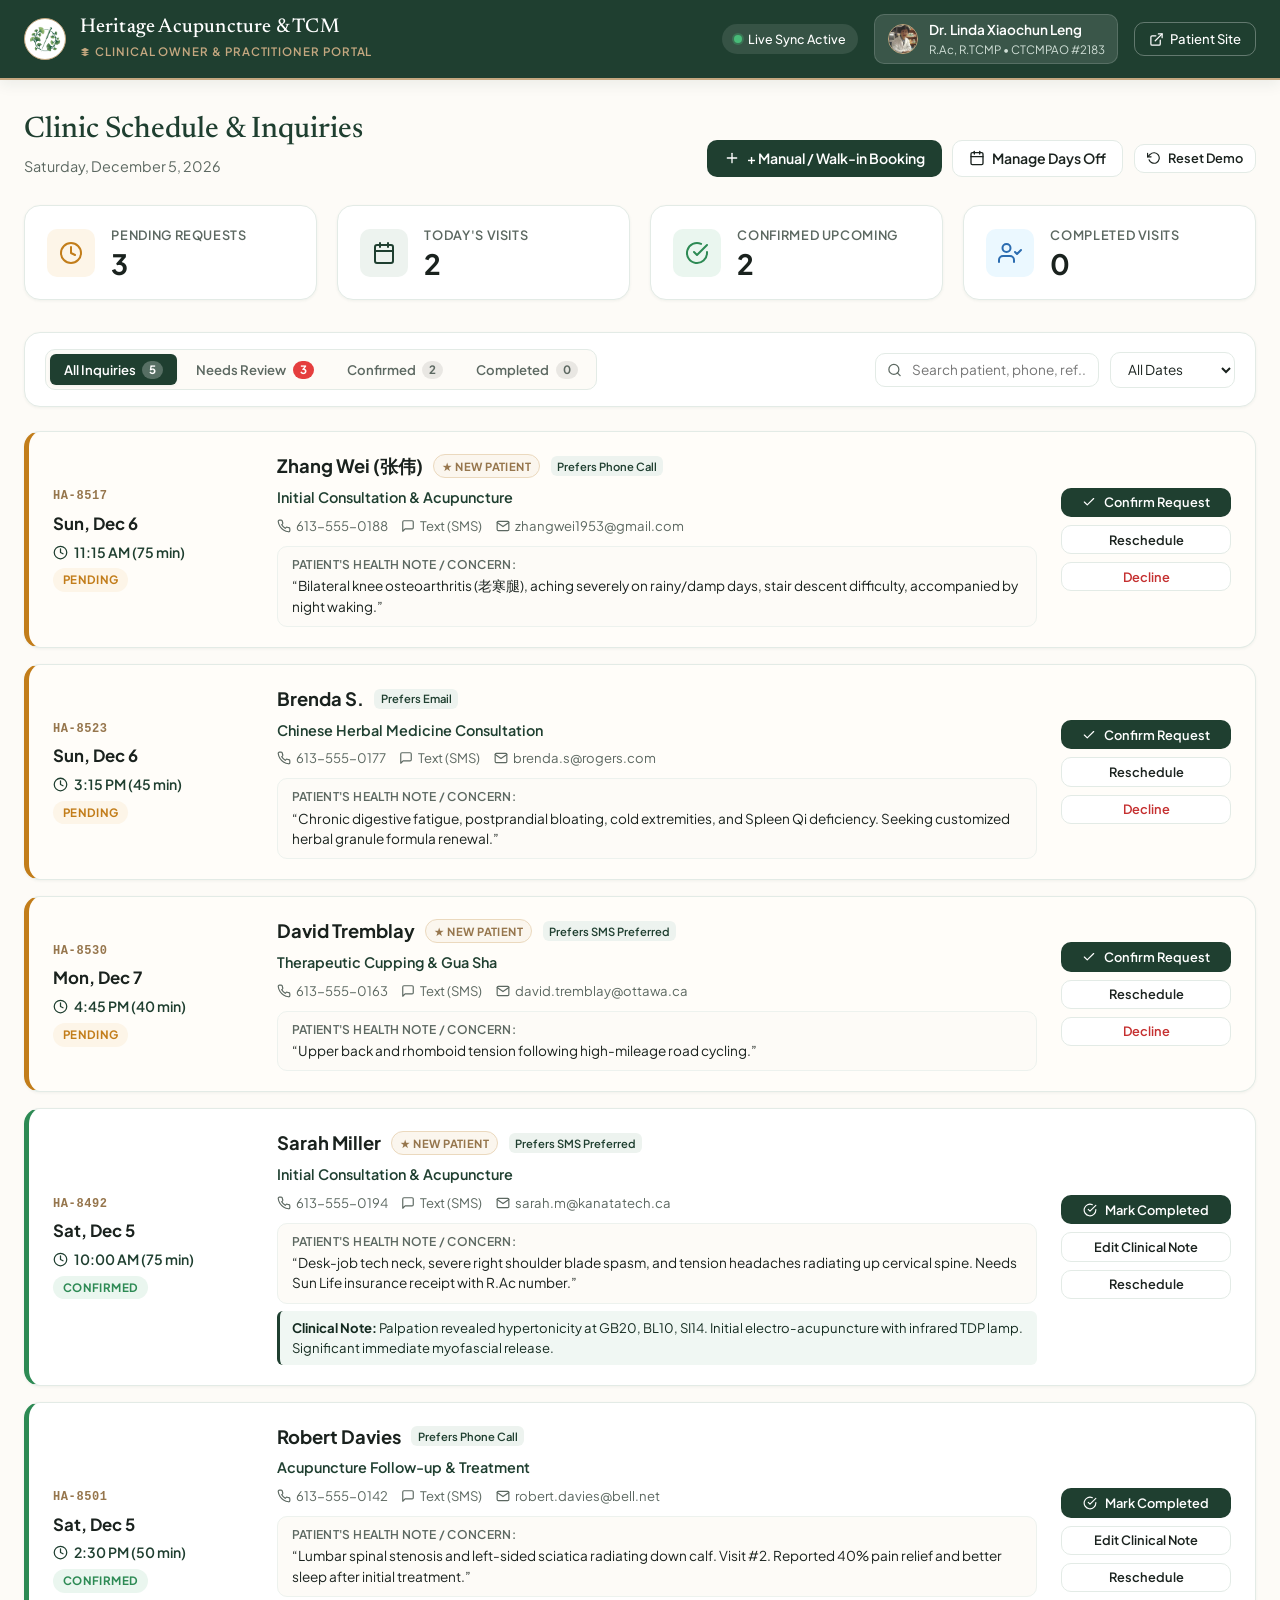
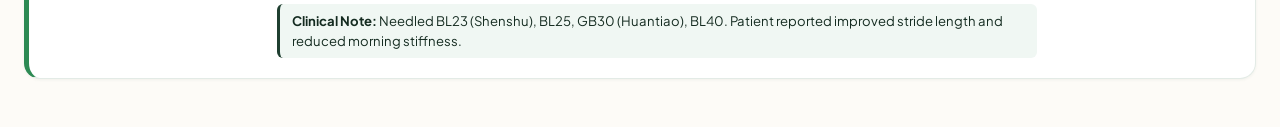
<file: portal.html>
<!DOCTYPE html>
<html lang="en">
<head>
  <meta charset="UTF-8">
  <meta name="viewport" content="width=device-width, initial-scale=1.0">
  <title>Practitioner Portal | Dr. Linda Xiaochun Leng | Heritage Acupuncture & TCM</title>
  <meta name="description" content="Secure clinical management portal for Dr. Linda Xiaochun Leng to review and manage patient appointments, schedules, and clinical notes.">
  <link rel="icon" type="image/png" href="assets/images/favicon.png">

  <!-- Typography -->
  <link rel="preconnect" href="https://fonts.googleapis.com">
  <link rel="preconnect" href="https://fonts.gstatic.com" crossorigin>
  <link href="https://fonts.googleapis.com/css2?family=Newsreader:ital,opsz,wght@0,6..72,400;0,6..72,500;0,6..72,600;1,6..72,400&family=Plus+Jakarta+Sans:wght@400;500;600;700&display=swap" rel="stylesheet">

  <!-- Portal Styles -->
  <link rel="stylesheet" href="css/portal.css">
</head>
<body>

  <!-- ========================================================================
       PORTAL HEADER
       ======================================================================== -->
  <header class="portal-header">
    <div class="portal-header-inner">
      <a href="index.html" class="portal-brand" title="View Public Patient Website">
        <img src="assets/images/logo-mark-transparent.png" alt="Heritage Acupuncture Logo" class="portal-logo">
        <div class="portal-brand-text">
          <h1>Heritage Acupuncture & TCM</h1>
          <span class="portal-brand-badge">
            <svg width="10" height="10" viewBox="0 0 24 24" fill="currentColor"><path d="M12 2L2 7l10 5 10-5-10-5zM2 17l10 5 10-5M2 12l10 5 10-5"/></svg>
            Clinical Owner & Practitioner Portal
          </span>
        </div>
      </a>

      <div class="portal-header-meta">
        <div class="live-pill" title="LocalStorage sync active with Supabase integration ready">
          <span class="live-indicator"></span>
          <span>Live Sync Active</span>
        </div>

        <div class="doctor-profile-chip">
          <img src="assets/images/linda-leng-portrait.png" alt="Dr. Linda Xiaochun Leng" class="doctor-avatar">
          <div>
            <div class="doctor-name">Dr. Linda Xiaochun Leng</div>
            <div style="font-size: 0.72rem; color: #d1dfd7;">R.Ac, R.TCMP • CTCMPAO #2183</div>
          </div>
        </div>

        <a href="index.html" class="portal-exit-btn" title="Return to Public Website">
          <svg width="15" height="15" viewBox="0 0 24 24" fill="none" stroke="currentColor" stroke-width="2" stroke-linecap="round" stroke-linejoin="round">
            <path d="M18 13v6a2 2 0 0 1-2 2H5a2 2 0 0 1-2-2V8a2 2 0 0 1 2-2h6"></path>
            <polyline points="15 3 21 3 21 9"></polyline>
            <line x1="10" y1="14" x2="21" y2="3"></line>
          </svg>
          <span>Patient Site</span>
        </a>
      </div>
    </div>
  </header>

  <!-- ========================================================================
       MAIN DASHBOARD
       ======================================================================== -->
  <main class="portal-main">
    <!-- Top Greeting and Actions -->
    <div class="portal-intro-bar">
      <div class="portal-greeting">
        <h2>Clinic Schedule & Inquiries</h2>
        <div class="portal-date-str" id="currentDateDisplay">Loading schedule date...</div>
      </div>

      <div class="portal-top-actions">
        <button type="button" class="btn btn-primary" id="btnOpenWalkIn">
          <svg width="16" height="16" viewBox="0 0 24 24" fill="none" stroke="currentColor" stroke-width="2" stroke-linecap="round" stroke-linejoin="round">
            <line x1="12" y1="5" x2="12" y2="19"></line>
            <line x1="5" y1="12" x2="19" y2="12"></line>
          </svg>
          <span>+ Manual / Walk-in Booking</span>
        </button>

        <button type="button" class="btn btn-secondary" id="btnOpenBlockDate">
          <svg width="16" height="16" viewBox="0 0 24 24" fill="none" stroke="currentColor" stroke-width="2" stroke-linecap="round" stroke-linejoin="round">
            <rect x="3" y="4" width="18" height="18" rx="2" ry="2"></rect>
            <line x1="16" y1="2" x2="16" y2="6"></line>
            <line x1="8" y1="2" x2="8" y2="6"></line>
            <line x1="3" y1="10" x2="21" y2="10"></line>
          </svg>
          <span>Manage Days Off</span>
        </button>

        <button type="button" class="btn btn-secondary btn-sm" id="btnResetDemo" title="Restore pristine demo patient dataset">
          <svg width="14" height="14" viewBox="0 0 24 24" fill="none" stroke="currentColor" stroke-width="2" stroke-linecap="round" stroke-linejoin="round">
            <polyline points="1 4 1 10 7 10"></polyline>
            <path d="M3.51 15a9 9 0 1 0 2.13-9.36L1 10"></path>
          </svg>
          <span>Reset Demo</span>
        </button>
      </div>
    </div>

    <!-- Summary Metrics -->
    <section class="metrics-grid" aria-label="Clinical Metrics Summary">
      <div class="metric-card">
        <div class="metric-icon-wrap pending">
          <svg width="24" height="24" viewBox="0 0 24 24" fill="none" stroke="currentColor" stroke-width="2" stroke-linecap="round" stroke-linejoin="round">
            <circle cx="12" cy="12" r="10"></circle>
            <polyline points="12 6 12 12 16 14"></polyline>
          </svg>
        </div>
        <div class="metric-data">
          <h3>Pending Requests</h3>
          <div class="metric-value" id="metricPending">0</div>
        </div>
      </div>

      <div class="metric-card">
        <div class="metric-icon-wrap today">
          <svg width="24" height="24" viewBox="0 0 24 24" fill="none" stroke="currentColor" stroke-width="2" stroke-linecap="round" stroke-linejoin="round">
            <rect x="3" y="4" width="18" height="18" rx="2" ry="2"></rect>
            <line x1="16" y1="2" x2="16" y2="6"></line>
            <line x1="8" y1="2" x2="8" y2="6"></line>
            <line x1="3" y1="10" x2="21" y2="10"></line>
          </svg>
        </div>
        <div class="metric-data">
          <h3>Today's Visits</h3>
          <div class="metric-value" id="metricToday">0</div>
        </div>
      </div>

      <div class="metric-card">
        <div class="metric-icon-wrap confirmed">
          <svg width="24" height="24" viewBox="0 0 24 24" fill="none" stroke="currentColor" stroke-width="2" stroke-linecap="round" stroke-linejoin="round">
            <path d="M22 11.08V12a10 10 0 1 1-5.93-9.14"></path>
            <polyline points="22 4 12 14.01 9 11.01"></polyline>
          </svg>
        </div>
        <div class="metric-data">
          <h3>Confirmed Upcoming</h3>
          <div class="metric-value" id="metricConfirmed">0</div>
        </div>
      </div>

      <div class="metric-card">
        <div class="metric-icon-wrap completed">
          <svg width="24" height="24" viewBox="0 0 24 24" fill="none" stroke="currentColor" stroke-width="2" stroke-linecap="round" stroke-linejoin="round">
            <path d="M16 21v-2a4 4 0 0 0-4-4H5a4 4 0 0 0-4 4v2"></path>
            <circle cx="8.5" cy="7" r="4"></circle>
            <polyline points="17 11 19 13 23 9"></polyline>
          </svg>
        </div>
        <div class="metric-data">
          <h3>Completed Visits</h3>
          <div class="metric-value" id="metricCompleted">0</div>
        </div>
      </div>
    </section>

    <!-- Toolbar Filters & Search -->
    <div class="portal-toolbar">
      <div class="status-tabs" role="tablist">
        <button type="button" class="status-tab-btn active" data-status="all">
          <span>All Inquiries</span>
          <span class="count-pill">0</span>
        </button>
        <button type="button" class="status-tab-btn" data-status="pending">
          <span>Needs Review</span>
          <span class="count-pill alert">0</span>
        </button>
        <button type="button" class="status-tab-btn" data-status="confirmed">
          <span>Confirmed</span>
          <span class="count-pill">0</span>
        </button>
        <button type="button" class="status-tab-btn" data-status="completed">
          <span>Completed</span>
          <span class="count-pill">0</span>
        </button>
      </div>

      <div class="toolbar-controls">
        <div class="search-input-wrap">
          <svg width="15" height="15" viewBox="0 0 24 24" fill="none" stroke="currentColor" stroke-width="2" stroke-linecap="round" stroke-linejoin="round">
            <circle cx="11" cy="11" r="8"></circle>
            <line x1="21" y1="21" x2="16.65" y2="16.65"></line>
          </svg>
          <input type="text" id="searchInput" class="search-input" placeholder="Search patient, phone, ref...">
        </div>

        <select id="dateRangeFilter" class="select-filter" aria-label="Filter by date range">
          <option value="all">All Dates</option>
          <option value="today">Today Only</option>
          <option value="upcoming">Upcoming</option>
          <option value="past">Past History</option>
        </select>
      </div>
    </div>

    <!-- Appointments Feed -->
    <section id="appointmentsList" class="appointments-container" aria-label="Appointments List">
      <!-- Injected by js/portal.js -->
    </section>

    <!-- Empty State -->
    <div id="emptyState" class="empty-state" style="display: none;">
      <svg viewBox="0 0 24 24" fill="none" stroke="currentColor" stroke-width="1.5" stroke-linecap="round" stroke-linejoin="round">
        <circle cx="12" cy="12" r="10"></circle>
        <line x1="8" y1="12" x2="16" y2="12"></line>
      </svg>
      <h3>No Appointments Found</h3>
      <p>There are no appointments matching the current filter or search criteria.</p>
    </div>
  </main>

  <!-- ========================================================================
       MODAL 1: CLINICAL NOTES (DR. LENG PRIVATE HEALTH RECORD)
       ======================================================================== -->
  <div class="modal-backdrop" id="clinicalNotesModal" role="dialog" aria-modal="true" aria-labelledby="modalNotesTitle">
    <div class="portal-modal">
      <div class="modal-header">
        <div>
          <h3 class="modal-title" id="modalNotesTitle">Clinical & Treatment Notes</h3>
          <div style="font-size: 0.8rem; color: var(--color-text-muted);" id="modalNotesRef">HA-0000</div>
        </div>
        <button type="button" class="modal-close-btn" aria-label="Close modal">&times;</button>
      </div>

      <form id="clinicalNotesForm">
        <div class="modal-body">
          <div style="font-weight: 600; color: var(--color-primary);" id="modalNotesPatientName">Patient Name</div>
          
          <div class="form-group">
            <label class="form-label" for="modalClinicalNotes">TCM Clinical Examination & Treatment (Confidential)</label>
            <textarea id="modalClinicalNotes" class="form-textarea" placeholder="Record pulse diagnosis, tongue coating, meridian diagnosis, acupoint prescriptions (e.g. ST36, SP6, LI4, LV3), moxa / cupping parameters, and patient response..."></textarea>
            <span class="form-help">Recorded in accordance with Ontario CTCMPAO record-keeping guidelines.</span>
          </div>

          <div class="form-group">
            <label class="form-label" for="modalInternalNotes">Administrative & Care Plan Notes</label>
            <textarea id="modalInternalNotes" class="form-textarea" style="min-height: 70px;" placeholder="Insurance claim details (Sun Life / Canada Life), preferred appointment frequency, family references..."></textarea>
          </div>
        </div>

        <div class="modal-footer">
          <button type="button" class="btn btn-secondary btn-close-modal">Cancel</button>
          <button type="submit" class="btn btn-primary">Save Notes</button>
        </div>
      </form>
    </div>
  </div>

  <!-- ========================================================================
       MODAL 2: RESCHEDULE APPOINTMENT
       ======================================================================== -->
  <div class="modal-backdrop" id="rescheduleModal" role="dialog" aria-modal="true" aria-labelledby="rescheduleModalTitle">
    <div class="portal-modal">
      <div class="modal-header">
        <h3 class="modal-title" id="rescheduleModalTitle">Reschedule Appointment</h3>
        <button type="button" class="modal-close-btn" aria-label="Close modal">&times;</button>
      </div>

      <form id="rescheduleForm">
        <div class="modal-body">
          <div>
            <strong id="reschedulePatientName" style="color: var(--color-primary); font-size: 1.05rem;">Patient Name</strong>
            <div id="rescheduleCurrentInfo" style="font-size: 0.85rem; color: var(--color-text-muted); margin-top: 0.2rem;">Currently booked...</div>
          </div>

          <div class="form-group">
            <label class="form-label" for="rescheduleDate">Select New Date</label>
            <input type="date" id="rescheduleDate" class="form-input" required>
          </div>

          <div class="form-group">
            <label class="form-label">Select Available Slot</label>
            <div id="rescheduleSlotGrid" class="modal-slot-grid">
              <!-- Injected dynamically -->
            </div>
            <span class="form-help">Slots are adjusted to match clinic operating hours and existing bookings.</span>
          </div>
        </div>

        <div class="modal-footer">
          <button type="button" class="btn btn-secondary btn-close-modal">Cancel</button>
          <button type="submit" class="btn btn-primary">Confirm Reschedule</button>
        </div>
      </form>
    </div>
  </div>

  <!-- ========================================================================
       MODAL 3: MANAGE BLOCKED DATES & CLINIC CLOSURES
       ======================================================================== -->
  <div class="modal-backdrop" id="blockDateModal" role="dialog" aria-modal="true" aria-labelledby="blockModalTitle">
    <div class="portal-modal">
      <div class="modal-header">
        <h3 class="modal-title" id="blockModalTitle">Manage Clinic Closures & Days Off</h3>
        <button type="button" class="modal-close-btn" aria-label="Close modal">&times;</button>
      </div>

      <div class="modal-body">
        <form id="blockDateForm" style="display: flex; flex-direction: column; gap: 0.85rem; margin-bottom: 1.5rem; padding-bottom: 1.25rem; border-bottom: 1px solid var(--color-border);">
          <div class="form-group">
            <label class="form-label" for="blockDateInput">Block New Date</label>
            <input type="date" id="blockDateInput" class="form-input" required>
          </div>

          <div class="form-group">
            <label class="form-label" for="blockReasonInput">Reason (Visible to Booking System)</label>
            <input type="text" id="blockReasonInput" class="form-input" placeholder="e.g. Statutory Holiday, Practitioner Training, Vacation" required>
          </div>

          <button type="submit" class="btn btn-secondary btn-sm" style="align-self: flex-start;">+ Block This Date</button>
        </form>

        <label class="form-label">Currently Blocked Dates</label>
        <div id="blockedDatesList" class="blocked-dates-list">
          <!-- Injected dynamically -->
        </div>
      </div>

      <div class="modal-footer">
        <button type="button" class="btn btn-primary btn-close-modal">Done</button>
      </div>
    </div>
  </div>

  <!-- ========================================================================
       MODAL 4: MANUAL / WALK-IN BOOKING ENTRY
       ======================================================================== -->
  <div class="modal-backdrop" id="newAptModal" role="dialog" aria-modal="true" aria-labelledby="newAptTitle">
    <div class="portal-modal">
      <div class="modal-header">
        <h3 class="modal-title" id="newAptTitle">Manual / Walk-in Booking</h3>
        <button type="button" class="modal-close-btn" aria-label="Close modal">&times;</button>
      </div>

      <form id="newAptForm">
        <div class="modal-body">
          <div class="form-group">
            <label class="form-label" for="walkinName">Patient Full Name *</label>
            <input type="text" id="walkinName" class="form-input" required placeholder="e.g. John Doe">
          </div>

          <div style="display: grid; grid-template-columns: 1fr 1fr; gap: 0.85rem;">
            <div class="form-group">
              <label class="form-label" for="walkinPhone">Phone Number *</label>
              <input type="tel" id="walkinPhone" class="form-input" required placeholder="e.g. 613-555-0199">
            </div>
            <div class="form-group">
              <label class="form-label" for="walkinEmail">Email Address</label>
              <input type="email" id="walkinEmail" class="form-input" placeholder="patient@example.com">
            </div>
          </div>

          <div class="form-group">
            <label class="form-label" for="walkinService">Clinical Service *</label>
            <select id="walkinService" class="form-select" required>
              <option value="initial-acupuncture">Initial Consultation & Acupuncture (75 min)</option>
              <option value="follow-up-acupuncture">Acupuncture Follow-up (50 min)</option>
              <option value="herbal-consultation">Chinese Herbal Medicine Consultation (45 min)</option>
              <option value="cupping-guasha">Therapeutic Cupping & Gua Sha (40 min)</option>
              <option value="massage-therapy">TCM Tui Na & Massage (60 min)</option>
            </select>
          </div>

          <div style="display: grid; grid-template-columns: 1fr 1fr; gap: 0.85rem;">
            <div class="form-group">
              <label class="form-label" for="walkinDate">Date *</label>
              <input type="date" id="walkinDate" class="form-input" required>
            </div>
            <div class="form-group">
              <label class="form-label" for="walkinTime">Time *</label>
              <input type="time" id="walkinTime" class="form-input" value="10:00" required>
            </div>
          </div>

          <div class="form-group">
            <label class="form-label" for="walkinNotes">Chief Complaint / Initial Intake</label>
            <textarea id="walkinNotes" class="form-textarea" style="min-height: 70px;" placeholder="Patient's primary symptom, pain location, or onset..."></textarea>
          </div>
        </div>

        <div class="modal-footer">
          <button type="button" class="btn btn-secondary btn-close-modal">Cancel</button>
          <button type="submit" class="btn btn-primary">Create Booking</button>
        </div>
      </form>
    </div>
  </div>

  <!-- Toast notifications container -->
  <div class="toast-container" id="toastContainer" aria-live="polite"></div>

  <!-- Scripts -->
  <script src="js/booking-api.js"></script>
  <script src="js/portal.js"></script>
</body>
</html>
</file>
<file: css/styles.css>
/* ==========================================================================
   Heritage Acupuncture & Chinese Herbal Center
   Modernized Editorial Stylesheet - Grounded, Serene & Authentic
   ========================================================================== */

:root {
  /* Color System */
  --bg-page: #FDFBF7;
  --bg-surface: #FFFFFF;
  --bg-surface-subtle: #F6F2EA;
  --bg-surface-elevated: #FFFFFF;
  --bg-surface-botanical: #EFF4F1;
  --bg-banner: #1C3328;
  
  --text-main: #19231E;
  --text-muted: #53625A;
  --text-soft: #7C8B83;
  --text-inverse: #F8FAF9;
  
  --primary: #1F3F30;
  --primary-light: #2D5844;
  --primary-hover: #152B21;
  --primary-subtle: #E8F0EB;
  
  --terracotta: #B25D34;
  --terracotta-soft: #FAECE4;
  --terracotta-hover: #964B27;
  
  --gold-accent: #C39250;
  --gold-soft: #F9F3EA;
  
  --border-subtle: #E8E2D6;
  --border-medium: #D5CFC3;
  --border-light: rgba(232, 226, 214, 0.6);

  /* Typography */
  --font-serif: "Newsreader", "Playfair Display", "Cormorant Garamond", Georgia, serif;
  --font-sans: "Plus Jakarta Sans", -apple-system, BlinkMacSystemFont, "Segoe UI", Roboto, sans-serif;

  /* Shadows & Radius */
  --radius-xs: 4px;
  --radius-sm: 8px;
  --radius-md: 12px;
  --radius-lg: 18px;
  --radius-pill: 9999px;
  
  --shadow-subtle: 0 2px 8px rgba(25, 35, 30, 0.04);
  --shadow-card: 0 4px 20px rgba(25, 35, 30, 0.06);
  --shadow-elevated: 0 12px 36px rgba(25, 35, 30, 0.08);
  --shadow-modal: 0 24px 60px rgba(18, 28, 23, 0.18);

  /* Spacing */
  --container-max: 1240px;
}

/* Reset & Box Sizing */
*, *::before, *::after {
  box-sizing: border-box;
  margin: 0;
  padding: 0;
}

html {
  font-size: 16px;
  scroll-behavior: smooth;
  -webkit-font-smoothing: antialiased;
  -moz-osx-font-smoothing: grayscale;
}

body {
  font-family: var(--font-sans);
  background-color: var(--bg-page);
  color: var(--text-main);
  line-height: 1.65;
  overflow-x: hidden;
}

/* Accessibility */
:focus-visible {
  outline: 2px solid var(--terracotta);
  outline-offset: 3px;
}

a {
  color: inherit;
  text-decoration: none;
  transition: color 0.2s ease;
}

img {
  max-width: 100%;
  height: auto;
  display: block;
}

button {
  font-family: inherit;
  cursor: pointer;
  border: none;
  background: none;
}

/* Container */
.container {
  width: 100%;
  max-width: var(--container-max);
  margin: 0 auto;
  padding: 0 1.5rem;
}

/* ==========================================================================
   Top Utility Bar
   ========================================================================== */
.top-bar {
  background-color: var(--bg-banner);
  color: #E2ECE5;
  font-size: 0.84rem;
  padding: 0.6rem 0;
  border-bottom: 1px solid rgba(255, 255, 255, 0.08);
}

.top-bar-inner {
  display: flex;
  justify-content: space-between;
  align-items: center;
  flex-wrap: nowrap;
  gap: 1.5rem;
}

.top-bar-item {
  display: flex;
  align-items: center;
  gap: 0.45rem;
  white-space: nowrap;
}

.top-bar-item svg {
  width: 14px;
  height: 14px;
  opacity: 0.85;
  color: var(--gold-accent);
  flex-shrink: 0;
}

.top-bar-actions {
  display: flex;
  align-items: center;
  gap: 1.25rem;
  flex-shrink: 0;
}

.top-bar-phone {
  font-weight: 600;
  color: #FFFFFF;
  display: inline-flex;
  align-items: center;
  gap: 0.45rem;
  white-space: nowrap;
}

.top-bar-phone:hover {
  color: var(--gold-accent);
}

/* ==========================================================================
   Site Header & Sticky Navigation
   ========================================================================== */
.site-header {
  position: sticky;
  top: 0;
  z-index: 100;
  background: rgba(253, 251, 247, 0.96);
  backdrop-filter: blur(12px);
  border-bottom: 1px solid var(--border-subtle);
  transition: box-shadow 0.25s ease, background 0.25s ease;
  padding: 0.5rem 0;
}

.site-header.scrolled {
  box-shadow: 0 4px 20px rgba(0, 0, 0, 0.05);
  background: rgba(253, 251, 247, 0.98);
}

.header-inner {
  display: flex;
  justify-content: space-between;
  align-items: center;
  min-height: 68px;
  gap: 1rem;
}

.brand-link {
  display: flex;
  align-items: center;
  gap: 0.85rem;
  flex-shrink: 0;
}

.brand-logo-img {
  width: 46px;
  height: 46px;
  object-fit: contain;
  display: block;
  flex-shrink: 0;
  transition: transform var(--transition-fast);
}

.brand-link:hover .brand-logo-img {
  transform: scale(1.05);
}

.brand-emblem {
  width: 42px;
  height: 42px;
  border-radius: var(--radius-sm);
  background-color: var(--primary);
  color: var(--gold-accent);
  display: flex;
  align-items: center;
  justify-content: center;
  font-family: var(--font-serif);
  font-size: 1.35rem;
  font-weight: 700;
  box-shadow: var(--shadow-subtle);
  flex-shrink: 0;
}

.footer-logo-wrap {
  display: flex;
  align-items: center;
  gap: 0.85rem;
  margin-bottom: 0.85rem;
}

.footer-logo-badge {
  width: 44px;
  height: 44px;
  border-radius: 50%;
  background: var(--bg-cream);
  display: flex;
  align-items: center;
  justify-content: center;
  flex-shrink: 0;
  box-shadow: 0 2px 8px rgba(0, 0, 0, 0.2);
}

.footer-logo-img {
  width: 38px;
  height: 38px;
  object-fit: contain;
  display: block;
}

.brand-titles {
  display: flex;
  flex-direction: column;
  justify-content: center;
}

.brand-title-en {
  font-family: var(--font-serif);
  font-size: 1.22rem;
  font-weight: 600;
  color: var(--primary);
  letter-spacing: -0.01em;
  line-height: 1.15;
  white-space: nowrap;
}

.brand-title-sub {
  font-size: 0.72rem;
  font-weight: 500;
  color: var(--text-muted);
  letter-spacing: 0.04em;
  text-transform: uppercase;
  line-height: 1.2;
  margin-top: 2px;
  white-space: nowrap;
}

.main-nav {
  display: flex;
  align-items: center;
  gap: 1.5rem;
}

.nav-links {
  display: flex;
  list-style: none;
  gap: 1.25rem;
  align-items: center;
}

.nav-link {
  font-size: 0.9rem;
  font-weight: 500;
  color: var(--text-muted);
  position: relative;
  padding: 0.35rem 0;
  transition: color 0.2s;
  white-space: nowrap;
}

.nav-link:hover, .nav-link.active {
  color: var(--primary);
}

.nav-link::after {
  content: '';
  position: absolute;
  bottom: 0;
  left: 0;
  width: 0%;
  height: 2px;
  background-color: var(--terracotta);
  transition: width 0.2s ease;
}

.nav-link:hover::after, .nav-link.active::after {
  width: 100%;
}

.header-cta {
  display: flex;
  align-items: center;
  gap: 0.65rem;
  flex-shrink: 0;
}

/* Primary & Secondary Buttons */
.btn {
  display: inline-flex;
  align-items: center;
  justify-content: center;
  gap: 0.5rem;
  padding: 0.7rem 1.35rem;
  font-size: 0.9rem;
  font-weight: 600;
  border-radius: var(--radius-pill);
  transition: all 0.2s ease;
  white-space: nowrap;
}

.btn-primary {
  background-color: var(--primary);
  color: #FFFFFF;
  box-shadow: 0 3px 10px rgba(31, 63, 48, 0.2);
}

.btn-primary:hover {
  background-color: var(--primary-hover);
  transform: translateY(-1px);
  box-shadow: 0 5px 14px rgba(31, 63, 48, 0.3);
}

.btn-outline {
  border: 1px solid var(--border-medium);
  color: var(--text-main);
  background: transparent;
}

.btn-outline:hover {
  border-color: var(--primary);
  color: var(--primary);
  background-color: var(--bg-surface-subtle);
}

.btn-accent {
  background-color: var(--terracotta);
  color: #FFFFFF;
}

.btn-accent:hover {
  background-color: var(--terracotta-hover);
  transform: translateY(-1px);
}

.btn-sm {
  padding: 0.45rem 1rem;
  font-size: 0.84rem;
}

.mobile-toggle {
  display: none;
  background: none;
  border: none;
  color: var(--text-main);
  padding: 0.5rem;
  cursor: pointer;
}

/* ==========================================================================
   Hero Section
   ========================================================================== */
.hero-section {
  position: relative;
  padding: 4.5rem 0 3.5rem;
  background: linear-gradient(180deg, #FBF9F5 0%, #F5EFE6 100%);
  border-bottom: 1px solid var(--border-subtle);
  overflow: hidden;
}

.hero-grid {
  display: grid;
  grid-template-columns: 1.15fr 0.85fr;
  align-items: center;
  gap: 3.5rem;
}

.hero-badge-wrap {
  display: inline-flex;
  align-items: center;
  gap: 0.6rem;
  padding: 0.35rem 0.9rem;
  background-color: var(--bg-surface-botanical);
  border: 1px solid #D6E3DB;
  border-radius: var(--radius-pill);
  font-size: 0.82rem;
  font-weight: 600;
  color: var(--primary);
  margin-bottom: 1.25rem;
}

.hero-badge-icon {
  display: inline-flex;
  color: var(--primary);
}

.hero-title {
  font-family: var(--font-serif);
  font-size: 3.1rem;
  font-weight: 500;
  line-height: 1.16;
  color: var(--primary);
  letter-spacing: -0.02em;
  margin-bottom: 1.25rem;
}

.hero-title em {
  font-style: italic;
  font-weight: 400;
  color: var(--terracotta);
}

.hero-lead {
  font-size: 1.12rem;
  color: var(--text-muted);
  line-height: 1.7;
  margin-bottom: 2rem;
  max-width: 580px;
}

.hero-actions {
  display: flex;
  flex-wrap: wrap;
  gap: 1rem;
  margin-bottom: 2.25rem;
}

.hero-trust-metrics {
  display: flex;
  flex-wrap: wrap;
  gap: 2.5rem;
  justify-content: start;
  padding-top: 1.5rem;
  border-top: 1px solid var(--border-subtle);
}

.metric-review-item {
  text-decoration: none;
  color: inherit;
  transition: var(--transition-fast);
}

.metric-review-item:hover .metric-number {
  color: var(--primary);
}

.metric-review-item:hover .metric-label {
  color: var(--primary);
}

.metric-item {
  display: flex;
  flex-direction: column;
}

.metric-number {
  font-family: var(--font-serif);
  font-size: 1.6rem;
  font-weight: 600;
  color: var(--primary);
  line-height: 1.1;
}

.metric-label {
  font-size: 0.78rem;
  color: var(--text-muted);
  margin-top: 0.2rem;
  line-height: 1.3;
}

/* Hero Right Side: Clinical Highlight Card */
.hero-card {
  background: var(--bg-surface);
  border: 1px solid var(--border-subtle);
  border-radius: var(--radius-lg);
  padding: 2.25rem;
  box-shadow: var(--shadow-card);
  position: relative;
}

.hero-card-header {
  display: flex;
  align-items: center;
  gap: 1rem;
  margin-bottom: 1.5rem;
  padding-bottom: 1.25rem;
  border-bottom: 1px solid var(--border-light);
}

.practitioner-avatar {
  width: 64px;
  height: 64px;
  border-radius: var(--radius-pill);
  background-color: var(--bg-surface-subtle);
  border: 2px solid var(--border-subtle);
  display: flex;
  align-items: center;
  justify-content: center;
  color: var(--primary);
  font-family: var(--font-serif);
  font-size: 1.5rem;
  font-weight: 600;
  flex-shrink: 0;
  overflow: hidden;
}

.practitioner-meta h3 {
  font-family: var(--font-serif);
  font-size: 1.25rem;
  color: var(--primary);
  font-weight: 600;
  line-height: 1.2;
}

.practitioner-meta p {
  font-size: 0.84rem;
  color: var(--text-muted);
  margin-top: 0.25rem;
}

.practitioner-tags {
  display: flex;
  flex-wrap: wrap;
  gap: 0.4rem;
  margin-top: 0.45rem;
}

.ptag {
  font-size: 0.72rem;
  padding: 0.18rem 0.55rem;
  border-radius: var(--radius-xs);
  background: var(--bg-surface-subtle);
  color: var(--text-muted);
  font-weight: 500;
}

.hero-card-body p {
  font-size: 0.94rem;
  color: var(--text-muted);
  line-height: 1.6;
  margin-bottom: 1.25rem;
}

.hero-card-list {
  list-style: none;
  display: flex;
  flex-direction: column;
  gap: 0.65rem;
  margin-bottom: 1.5rem;
}

.hero-card-list li {
  display: flex;
  align-items: flex-start;
  gap: 0.55rem;
  font-size: 0.88rem;
  color: var(--text-main);
}

.hero-card-list li svg {
  color: var(--primary);
  width: 16px;
  height: 16px;
  flex-shrink: 0;
  margin-top: 0.2rem;
}

.hero-card-footer {
  padding-top: 1rem;
  border-top: 1px solid var(--border-light);
  display: flex;
  justify-content: space-between;
  align-items: center;
  font-size: 0.84rem;
  color: var(--text-soft);
}

/* ==========================================================================
   Trust Strip / Value Pillars
   ========================================================================== */
.trust-strip {
  background-color: var(--bg-surface);
  border-bottom: 1px solid var(--border-subtle);
  padding: 1.5rem 0;
}

.trust-grid {
  display: grid;
  grid-template-columns: repeat(2, 1fr);
  gap: 3rem;
  max-width: 780px;
  margin: 0 auto;
}

.trust-card {
  display: flex;
  align-items: center;
  gap: 0.85rem;
}

.trust-icon-box {
  width: 42px;
  height: 42px;
  border-radius: var(--radius-sm);
  background-color: var(--bg-surface-subtle);
  color: var(--primary);
  display: flex;
  align-items: center;
  justify-content: center;
  flex-shrink: 0;
}

.trust-text h4 {
  font-size: 0.92rem;
  font-weight: 600;
  color: var(--text-main);
  line-height: 1.2;
}

.trust-text p {
  font-size: 0.78rem;
  color: var(--text-soft);
  margin-top: 0.15rem;
}

/* ==========================================================================
   Section Headers
   ========================================================================== */
.section {
  padding: 5rem 0;
}

.section-bg-subtle {
  background-color: var(--bg-surface-subtle);
}

.section-bg-botanical {
  background-color: var(--bg-surface-botanical);
}

.section-header {
  margin-bottom: 3rem;
}

.section-header.center {
  text-align: center;
  max-width: 720px;
  margin-left: auto;
  margin-right: auto;
}

.section-eyebrow {
  display: inline-block;
  font-size: 0.82rem;
  font-weight: 600;
  text-transform: uppercase;
  letter-spacing: 0.08em;
  color: var(--terracotta);
  margin-bottom: 0.5rem;
}

.section-title {
  font-family: var(--font-serif);
  font-size: 2.35rem;
  font-weight: 500;
  color: var(--primary);
  line-height: 1.25;
  letter-spacing: -0.01em;
}

.section-desc {
  font-size: 1.05rem;
  color: var(--text-muted);
  line-height: 1.65;
  margin-top: 0.75rem;
}

/* ==========================================================================
   About Practitioner Section
   ========================================================================== */
.about-grid {
  display: grid;
  grid-template-columns: 0.9fr 1.1fr;
  gap: 4rem;
  align-items: center;
}

.about-visual {
  position: relative;
}

.about-image-card {
  background: var(--bg-surface);
  padding: 1.25rem;
  border-radius: var(--radius-lg);
  border: 1px solid var(--border-subtle);
  box-shadow: var(--shadow-card);
}

.about-portrait-wrap {
  overflow: hidden;
  border-radius: var(--radius-md);
  background: var(--bg-surface-subtle);
  border: 1px solid var(--border-subtle);
}

.about-portrait-img {
  width: 100%;
  height: auto;
  display: block;
  object-fit: cover;
  object-position: center top;
}

.about-portrait-caption {
  padding: 0.85rem 1rem;
  background: var(--bg-surface);
  border-top: 1px solid var(--border-subtle);
}

.about-portrait-caption h4 {
  font-family: var(--font-sans);
  font-size: 1.05rem;
  font-weight: 700;
  color: var(--primary);
  margin-bottom: 0.2rem;
  display: flex;
  align-items: center;
  justify-content: space-between;
}

.about-portrait-caption p {
  font-size: 0.82rem;
  color: var(--text-soft);
  margin: 0;
}

.about-quote-box {
  margin-top: 1.25rem;
  padding: 1.25rem;
  background: var(--bg-surface-subtle);
  border-radius: var(--radius-md);
  border-left: 3px solid var(--terracotta);
}

.about-quote-box blockquote {
  font-family: var(--font-serif);
  font-size: 1.08rem;
  font-style: italic;
  color: var(--text-main);
  line-height: 1.5;
}

.about-quote-box cite {
  display: block;
  font-size: 0.8rem;
  font-style: normal;
  color: var(--text-soft);
  margin-top: 0.5rem;
}

.about-bio-text p {
  font-size: 1rem;
  color: var(--text-muted);
  line-height: 1.75;
  margin-bottom: 1.25rem;
}

.credentials-grid {
  display: grid;
  grid-template-columns: repeat(2, 1fr);
  gap: 1.25rem;
  margin: 1.75rem 0;
}

.credential-item {
  display: flex;
  gap: 0.75rem;
}

.credential-item svg {
  color: var(--primary);
  flex-shrink: 0;
  margin-top: 0.2rem;
}

.credential-item strong {
  display: block;
  font-size: 0.92rem;
  color: var(--text-main);
}

.credential-item span {
  font-size: 0.82rem;
  color: var(--text-muted);
}

/* ==========================================================================
   Services & Modalities Grid
   ========================================================================== */
.services-grid {
  display: grid;
  grid-template-columns: repeat(3, 1fr);
  gap: 1.75rem;
}

.service-card {
  background: var(--bg-surface);
  border: 1px solid var(--border-subtle);
  border-radius: var(--radius-lg);
  padding: 2rem;
  box-shadow: var(--shadow-card);
  display: flex;
  flex-direction: column;
  transition: all 0.25s ease;
  position: relative;
}

.service-card:hover {
  transform: translateY(-4px);
  box-shadow: var(--shadow-elevated);
  border-color: var(--border-medium);
}

.service-card-header {
  display: flex;
  align-items: flex-start;
  justify-content: space-between;
  margin-bottom: 1.25rem;
}

.service-icon-box {
  width: 52px;
  height: 52px;
  border-radius: var(--radius-md);
  background-color: var(--primary-subtle);
  color: var(--primary);
  display: flex;
  align-items: center;
  justify-content: center;
}

.service-tag {
  font-size: 0.74rem;
  font-weight: 600;
  padding: 0.25rem 0.65rem;
  border-radius: var(--radius-pill);
  background-color: var(--bg-surface-subtle);
  color: var(--text-muted);
}

.service-card h3 {
  font-family: var(--font-serif);
  font-size: 1.45rem;
  color: var(--primary);
  margin-bottom: 0.5rem;
  line-height: 1.25;
}

.service-card-tagline {
  font-size: 0.88rem;
  color: var(--terracotta);
  font-weight: 500;
  margin-bottom: 1rem;
}

.service-card-body {
  font-size: 0.93rem;
  color: var(--text-muted);
  line-height: 1.65;
  margin-bottom: 1.5rem;
  flex-grow: 1;
}

.service-card-pricing {
  background-color: var(--bg-surface-subtle);
  border-radius: var(--radius-sm);
  padding: 0.9rem 1.1rem;
  margin-bottom: 1.25rem;
}

.pricing-row {
  display: flex;
  justify-content: space-between;
  align-items: center;
  font-size: 0.88rem;
  padding: 0.25rem 0;
}

.pricing-row:not(:last-child) {
  border-bottom: 1px dashed var(--border-medium);
}

.pricing-row .price-label {
  color: var(--text-muted);
}

.pricing-row .price-value {
  font-weight: 700;
  color: var(--primary);
}

.service-card-features {
  list-style: none;
  display: flex;
  flex-direction: column;
  gap: 0.5rem;
  font-size: 0.85rem;
  color: var(--text-muted);
}

.service-card-features li {
  display: flex;
  align-items: center;
  gap: 0.5rem;
}

.service-card-features svg {
  color: var(--primary);
  width: 15px;
  height: 15px;
  flex-shrink: 0;
}

/* ==========================================================================
   Conditions Treated - Interactive Directory & Live Search
   ========================================================================== */
.conditions-search-box {
  max-width: 580px;
  margin: 0 auto 2rem;
  position: relative;
}

.search-input-wrap {
  position: relative;
  display: flex;
  align-items: center;
}

.search-input-wrap svg {
  position: absolute;
  left: 1.2rem;
  color: var(--text-soft);
  width: 18px;
  height: 18px;
  pointer-events: none;
}

.condition-search-input {
  width: 100%;
  padding: 0.95rem 1.25rem 0.95rem 2.85rem;
  border-radius: var(--radius-pill);
  border: 1px solid var(--border-medium);
  background: var(--bg-surface);
  font-family: inherit;
  font-size: 0.95rem;
  color: var(--text-main);
  box-shadow: var(--shadow-subtle);
  transition: all 0.2s;
}

.condition-search-input:focus {
  border-color: var(--primary);
  box-shadow: 0 0 0 3px var(--primary-subtle);
}

.category-filter-chips {
  display: flex;
  justify-content: center;
  flex-wrap: wrap;
  gap: 0.55rem;
  margin-bottom: 2.5rem;
}

.chip-btn {
  font-size: 0.86rem;
  font-weight: 500;
  padding: 0.5rem 1.1rem;
  border-radius: var(--radius-pill);
  background: var(--bg-surface);
  border: 1px solid var(--border-subtle);
  color: var(--text-muted);
  cursor: pointer;
  transition: all 0.2s ease;
}

.chip-btn:hover {
  border-color: var(--border-medium);
  color: var(--text-main);
}

.chip-btn.active {
  background: var(--primary);
  border-color: var(--primary);
  color: #FFFFFF;
  box-shadow: 0 2px 8px rgba(31, 63, 48, 0.25);
}

.conditions-cluster-grid {
  display: grid;
  grid-template-columns: repeat(3, 1fr);
  gap: 1.5rem;
}

.condition-group-card {
  background: var(--bg-surface);
  border: 1px solid var(--border-subtle);
  border-radius: var(--radius-md);
  padding: 1.75rem;
  box-shadow: var(--shadow-card);
  transition: opacity 0.2s;
}

.condition-group-card.hidden {
  display: none;
}

.condition-group-header {
  display: flex;
  align-items: center;
  gap: 0.75rem;
  margin-bottom: 1rem;
  padding-bottom: 0.75rem;
  border-bottom: 1px solid var(--border-light);
}

.group-icon {
  width: 34px;
  height: 34px;
  border-radius: var(--radius-sm);
  background: var(--bg-surface-subtle);
  color: var(--primary);
  display: flex;
  align-items: center;
  justify-content: center;
}

.condition-group-card h4 {
  font-family: var(--font-serif);
  font-size: 1.2rem;
  color: var(--primary);
}

.condition-tag-list {
  display: flex;
  flex-wrap: wrap;
  gap: 0.4rem;
}

.condition-tag {
  font-size: 0.82rem;
  padding: 0.25rem 0.65rem;
  border-radius: var(--radius-xs);
  background-color: var(--bg-surface-subtle);
  color: var(--text-main);
}

.condition-tag.highlight {
  background-color: #FDF1DC;
  color: #8C5303;
  font-weight: 600;
}

/* ==========================================================================
   Patient Testimonials
   ========================================================================== */
.testimonials-grid {
  display: grid;
  grid-template-columns: repeat(2, 1fr);
  gap: 2rem;
}

.testimonial-card {
  background: var(--bg-surface);
  border: 1px solid var(--border-subtle);
  border-radius: var(--radius-lg);
  padding: 2.25rem;
  box-shadow: var(--shadow-card);
  display: flex;
  flex-direction: column;
  position: relative;
}

.testimonial-quote-mark {
  font-family: var(--font-serif);
  font-size: 3.5rem;
  color: var(--gold-accent);
  line-height: 0.6;
  opacity: 0.5;
  margin-bottom: 0.75rem;
}

.testimonial-text {
  font-size: 0.98rem;
  color: var(--text-main);
  line-height: 1.7;
  margin-bottom: 1.5rem;
  flex-grow: 1;
}

.testimonial-footer {
  display: flex;
  justify-content: space-between;
  align-items: flex-end;
  padding-top: 1.25rem;
  border-top: 1px solid var(--border-light);
}

.patient-info h4 {
  font-size: 0.96rem;
  font-weight: 600;
  color: var(--primary);
}

.patient-info span {
  font-size: 0.8rem;
  color: var(--text-soft);
}

.patient-condition-badge {
  font-size: 0.76rem;
  font-weight: 600;
  padding: 0.25rem 0.65rem;
  border-radius: var(--radius-pill);
  background-color: var(--bg-surface-botanical);
  color: var(--primary);
}

/* ==========================================================================
   Fee Schedule & Extended Health Insurance
   ========================================================================== */
.pricing-insurance-grid {
  display: grid;
  grid-template-columns: 1.15fr 0.85fr;
  gap: 3rem;
  align-items: start;
}

.table-card {
  background: var(--bg-surface);
  border: 1px solid var(--border-subtle);
  border-radius: var(--radius-lg);
  padding: 2rem;
  box-shadow: var(--shadow-card);
}

.table-card h3 {
  font-family: var(--font-serif);
  font-size: 1.6rem;
  color: var(--primary);
  margin-bottom: 1.5rem;
}

.fee-table {
  width: 100%;
  border-collapse: collapse;
}

.fee-table th {
  text-align: left;
  font-size: 0.8rem;
  font-weight: 600;
  text-transform: uppercase;
  letter-spacing: 0.05em;
  color: var(--text-soft);
  padding-bottom: 0.75rem;
  border-bottom: 2px solid var(--border-subtle);
}

.fee-table td {
  padding: 1.1rem 0;
  border-bottom: 1px solid var(--border-light);
  font-size: 0.94rem;
}

.fee-service-name {
  font-weight: 600;
  color: var(--text-main);
}

.fee-service-sub {
  font-size: 0.8rem;
  color: var(--text-soft);
  margin-top: 0.15rem;
}

.fee-rate {
  font-family: var(--font-serif);
  font-size: 1.25rem;
  font-weight: 600;
  color: var(--primary);
  text-align: right;
  white-space: nowrap;
}

.insurance-card {
  background: var(--bg-surface);
  border: 1px solid var(--border-subtle);
  border-radius: var(--radius-lg);
  padding: 2rem;
  box-shadow: var(--shadow-card);
}

.insurance-card h3 {
  font-family: var(--font-serif);
  font-size: 1.45rem;
  color: var(--primary);
  margin-bottom: 1rem;
}

.insurance-card p {
  font-size: 0.92rem;
  color: var(--text-muted);
  line-height: 1.65;
  margin-bottom: 1.25rem;
}

.receipt-note-box {
  background-color: var(--bg-surface-botanical);
  border-left: 3px solid var(--primary);
  padding: 1rem;
  border-radius: var(--radius-xs);
  font-size: 0.85rem;
  color: var(--primary);
}

/* ==========================================================================
   Clinical Safety & FAQ
   ========================================================================== */
.faq-wrap {
  max-width: 820px;
  margin: 0 auto;
  display: flex;
  flex-direction: column;
  gap: 1rem;
}

.faq-item {
  background: var(--bg-surface);
  border: 1px solid var(--border-subtle);
  border-radius: var(--radius-md);
  overflow: hidden;
  transition: border-color 0.2s;
}

.faq-item.active {
  border-color: var(--primary-light);
  box-shadow: var(--shadow-subtle);
}

.faq-trigger {
  width: 100%;
  display: flex;
  justify-content: space-between;
  align-items: center;
  padding: 1.35rem 1.75rem;
  text-align: left;
  font-size: 1.05rem;
  font-weight: 600;
  color: var(--primary);
  cursor: pointer;
  gap: 1rem;
}

.faq-trigger:hover {
  color: var(--terracotta);
}

.faq-chevron {
  width: 20px;
  height: 20px;
  flex-shrink: 0;
  transition: transform 0.25s ease;
  color: var(--text-soft);
}

.faq-item.active .faq-chevron {
  transform: rotate(180deg);
  color: var(--terracotta);
}

.faq-content {
  max-height: 0;
  overflow: hidden;
  transition: max-height 0.3s ease;
  padding: 0 1.75rem;
}

.faq-content-inner {
  padding-bottom: 1.5rem;
  font-size: 0.95rem;
  color: var(--text-muted);
  line-height: 1.7;
}

/* ==========================================================================
   Location, Hours & Appointment Section
   ========================================================================== */
.visit-grid {
  display: grid;
  grid-template-columns: 1fr 1fr;
  gap: 3rem;
}

.clinic-info-card {
  background: var(--bg-surface);
  border: 1px solid var(--border-subtle);
  border-radius: var(--radius-lg);
  padding: 2.5rem;
  box-shadow: var(--shadow-card);
  display: flex;
  flex-direction: column;
}

.clinic-info-card h3 {
  font-family: var(--font-serif);
  font-size: 1.75rem;
  color: var(--primary);
  margin-bottom: 1.5rem;
}

.contact-item-row {
  display: flex;
  align-items: flex-start;
  gap: 1rem;
  margin-bottom: 1.25rem;
}

.contact-item-row svg {
  color: var(--primary);
  flex-shrink: 0;
  margin-top: 0.25rem;
}

.contact-item-row h5 {
  font-size: 0.85rem;
  text-transform: uppercase;
  letter-spacing: 0.05em;
  color: var(--text-soft);
  margin-bottom: 0.2rem;
}

.contact-item-row p, .contact-item-row a {
  font-size: 0.96rem;
  color: var(--text-main);
  font-weight: 500;
}

.hours-table {
  width: 100%;
  margin-top: 1.5rem;
  padding-top: 1.25rem;
  border-top: 1px solid var(--border-light);
}

.hours-row {
  display: flex;
  justify-content: space-between;
  padding: 0.4rem 0;
  font-size: 0.9rem;
}

.hours-row .day {
  color: var(--text-muted);
}

.hours-row .time {
  font-weight: 600;
  color: var(--text-main);
}

.hours-row.highlight .time {
  color: var(--terracotta);
}

/* Appointment Form Card */
.form-card {
  background: var(--bg-surface);
  border: 1px solid var(--border-subtle);
  border-radius: var(--radius-lg);
  padding: 2.5rem;
  box-shadow: var(--shadow-card);
}

.form-card h3 {
  font-family: var(--font-serif);
  font-size: 1.75rem;
  color: var(--primary);
  margin-bottom: 0.5rem;
}

.form-card-desc {
  font-size: 0.92rem;
  color: var(--text-muted);
  margin-bottom: 1.75rem;
}

.form-group {
  margin-bottom: 1.2rem;
}

.form-group label {
  display: block;
  font-size: 0.86rem;
  font-weight: 600;
  color: var(--text-main);
  margin-bottom: 0.4rem;
}

.form-control {
  width: 100%;
  padding: 0.75rem 1rem;
  border-radius: var(--radius-sm);
  border: 1px solid var(--border-medium);
  font-family: inherit;
  font-size: 0.92rem;
  background: var(--bg-page);
  color: var(--text-main);
  transition: border-color 0.2s;
}

.form-control:focus {
  border-color: var(--primary);
  background: #FFFFFF;
}

.form-row-2 {
  display: grid;
  grid-template-columns: 1fr 1fr;
  gap: 1rem;
}

.form-feedback {
  display: none;
  padding: 1.25rem;
  background-color: var(--bg-surface-botanical);
  border: 1px solid #C8DDD0;
  border-radius: var(--radius-md);
  color: var(--primary);
  font-size: 0.94rem;
  margin-top: 1rem;
}

/* ==========================================================================
   Modal Dialog
   ========================================================================== */
.modal-overlay {
  position: fixed;
  inset: 0;
  background: rgba(18, 28, 23, 0.65);
  backdrop-filter: blur(4px);
  z-index: 999;
  display: flex;
  align-items: center;
  justify-content: center;
  padding: 1.5rem;
  opacity: 0;
  pointer-events: none;
  transition: opacity 0.25s ease;
}

.modal-overlay.open {
  opacity: 1;
  pointer-events: auto;
}

.modal-container {
  background: var(--bg-surface);
  width: 100%;
  max-width: 600px;
  max-height: 90vh;
  overflow-y: auto;
  border-radius: var(--radius-lg);
  border: 1px solid var(--border-subtle);
  box-shadow: var(--shadow-modal);
  padding: 2.25rem;
  position: relative;
  transform: translateY(20px);
  transition: transform 0.25s ease;
}

.modal-overlay.open .modal-container {
  transform: translateY(0);
}

.modal-close-btn {
  position: absolute;
  top: 1.25rem;
  right: 1.25rem;
  width: 36px;
  height: 36px;
  border-radius: var(--radius-pill);
  background: var(--bg-surface-subtle);
  display: flex;
  align-items: center;
  justify-content: center;
  color: var(--text-muted);
  cursor: pointer;
  transition: all 0.2s;
}

.modal-close-btn:hover {
  background: var(--border-subtle);
  color: var(--text-main);
}

/* ==========================================================================
   Footer
   ========================================================================== */
.site-footer {
  background-color: var(--bg-banner);
  color: #D3E0D8;
  padding: 4.5rem 0 2rem;
  border-top: 1px solid rgba(255, 255, 255, 0.08);
}

.footer-grid {
  display: grid;
  grid-template-columns: 1.8fr 1fr;
  gap: 4rem;
  margin-bottom: 3.5rem;
}

.footer-brand h4 {
  font-family: var(--font-serif);
  font-size: 1.35rem;
  color: #FFFFFF;
  margin-bottom: 0.5rem;
}

.footer-brand p {
  font-size: 0.88rem;
  line-height: 1.65;
  color: #A3B5AA;
  margin-bottom: 1.25rem;
}

.footer-col h5 {
  font-size: 0.82rem;
  font-weight: 600;
  text-transform: uppercase;
  letter-spacing: 0.08em;
  color: var(--gold-accent);
  margin-bottom: 1.2rem;
}

.footer-links {
  list-style: none;
  display: flex;
  flex-direction: column;
  gap: 0.65rem;
  font-size: 0.88rem;
}

.footer-links a:hover {
  color: #FFFFFF;
}

.footer-bottom {
  padding-top: 2rem;
  border-top: 1px solid rgba(255, 255, 255, 0.08);
  display: flex;
  justify-content: space-between;
  align-items: center;
  flex-wrap: wrap;
  gap: 1rem;
  font-size: 0.82rem;
  color: #7E9486;
}

/* ==========================================================================
   Responsive Breakpoints
   ========================================================================== */
@media (max-width: 1080px) {
  .nav-links {
    gap: 0.85rem;
  }
  .nav-link {
    font-size: 0.84rem;
  }
}

@media (max-width: 1024px) {
  .hero-grid {
    grid-template-columns: 1fr;
    gap: 2.5rem;
  }
  .hero-card {
    max-width: 600px;
  }
  .services-grid {
    grid-template-columns: repeat(2, 1fr);
  }
  .conditions-cluster-grid {
    grid-template-columns: repeat(2, 1fr);
  }
  .footer-grid {
    grid-template-columns: 1fr 1fr;
    gap: 2.5rem;
  }
  .pricing-insurance-grid {
    grid-template-columns: 1fr;
  }
  .visit-grid {
    grid-template-columns: 1fr;
  }
}

@media (max-width: 820px) {
  .top-bar {
    display: none;
  }
  .main-nav {
    display: none;
  }
  .mobile-toggle {
    display: block;
  }
  .header-cta .btn-outline,
  .header-cta .btn-primary {
    display: none;
  }
  .site-header .container {
    padding-left: 1rem;
    padding-right: 1rem;
  }
  .header-inner {
    min-height: 54px;
  }
  .brand-link {
    gap: 0.5rem;
    min-width: 0;
    flex-shrink: 1;
  }
  .brand-title-en {
    font-size: 0.98rem;
    line-height: 1.1;
    white-space: nowrap;
  }
  .brand-title-sub {
    display: none;
  }
  .brand-logo-img {
    width: 36px;
    height: 36px;
    flex-shrink: 0;
  }
  .header-cta {
    gap: 0.4rem;
    flex-shrink: 0;
  }
  .brand-emblem {
    width: 38px;
    height: 38px;
    font-size: 1.2rem;
  }
  .hero-title {
    font-size: 2.2rem;
  }
  .hero-trust-metrics {
    grid-template-columns: 1fr;
    gap: 1rem;
  }
  .trust-grid {
    grid-template-columns: 1fr 1fr;
    gap: 1.25rem;
  }
  .about-grid {
    grid-template-columns: 1fr;
    gap: 2.5rem;
  }
  .services-grid {
    grid-template-columns: 1fr;
  }
  .conditions-cluster-grid {
    grid-template-columns: 1fr;
  }
  .testimonials-grid {
    grid-template-columns: 1fr;
  }
  .footer-grid {
    grid-template-columns: 1fr;
  }
  .form-row-2 {
    grid-template-columns: 1fr;
  }
}

/* Mobile Navigation Overlay */
.mobile-nav-drawer {
  position: fixed;
  inset: 0;
  background: var(--bg-surface);
  z-index: 200;
  display: flex;
  flex-direction: column;
  padding: 2rem;
  transform: translateX(100%);
  transition: transform 0.3s ease-in-out;
}

.mobile-nav-drawer.open {
  transform: translateX(0);
}

.mobile-nav-header {
  display: flex;
  justify-content: space-between;
  align-items: center;
  margin-bottom: 2.5rem;
}

.mobile-nav-links {
  list-style: none;
  display: flex;
  flex-direction: column;
  gap: 1.5rem;
  font-family: var(--font-serif);
  font-size: 1.45rem;
}

/* ==========================================================================
   Google Reviews Badge & Social Proof
   ========================================================================== */
.google-reviews-badge-container {
  display: flex;
  justify-content: center;
  margin-bottom: 2.5rem;
}

.google-reviews-badge {
  display: inline-flex;
  align-items: center;
  gap: 1.25rem;
  background: var(--bg-surface);
  border: 1px solid var(--border-subtle);
  border-radius: 9999px;
  padding: 0.6rem 1.35rem;
  box-shadow: var(--shadow-sm);
  transition: var(--transition-fast);
  text-decoration: none;
  color: var(--text-main);
}

.google-reviews-badge:hover {
  border-color: var(--border-medium);
  box-shadow: var(--shadow-md);
  transform: translateY(-1px);
}

.google-badge-left {
  display: flex;
  align-items: center;
  gap: 0.75rem;
}

.google-badge-rating {
  display: flex;
  align-items: center;
  gap: 0.35rem;
}

.google-score {
  font-weight: 700;
  font-size: 1.05rem;
  color: var(--primary);
  line-height: 1;
}

.google-stars {
  color: #E09B3D;
  font-size: 0.95rem;
  letter-spacing: 0.08em;
  line-height: 1;
}

.google-badge-divider {
  width: 1px;
  height: 16px;
  background: var(--border-medium);
}

.google-badge-copy {
  font-size: 0.88rem;
  color: var(--text-muted);
  font-weight: 500;
}

.google-badge-link {
  display: flex;
  align-items: center;
  gap: 0.35rem;
  font-size: 0.85rem;
  font-weight: 600;
  color: var(--primary);
  text-decoration: none;
}

.google-reviews-badge:hover .google-badge-link {
  color: var(--accent);
}

.stories-footer-cta {
  margin-top: 2.75rem;
  text-align: center;
  display: flex;
  flex-direction: column;
  align-items: center;
  gap: 0.75rem;
}

.stories-footer-cta p {
  font-size: 0.92rem;
  color: var(--text-muted);
  margin: 0;
}

@media (max-width: 640px) {
  .google-reviews-badge-container {
    padding: 0 0.5rem;
  }
  .google-reviews-badge {
    flex-direction: column;
    gap: 0.6rem;
    border-radius: var(--radius-md);
    padding: 0.85rem 1.2rem;
    width: 100%;
    max-width: 320px;
  }
  .google-badge-left {
    flex-direction: row;
    flex-wrap: wrap;
    justify-content: center;
    gap: 0.5rem;
  }
  .google-badge-divider {
    display: none;
  }
  .google-badge-copy {
    display: block;
    width: 100%;
    font-size: 0.82rem;
    text-align: center;
  }
  .google-badge-link {
    font-size: 0.82rem;
    padding-top: 0.4rem;
    border-top: 1px solid var(--border-subtle);
    width: 100%;
    justify-content: center;
  }
}


/* ==========================================================================
   Language Switcher (EN | 中文)
   ========================================================================== */
.lang-toggle {
  display: inline-flex;
  align-items: center;
  background: var(--bg-surface);
  border: 1px solid var(--border-medium);
  border-radius: 9999px;
  padding: 3px 5px;
  gap: 3px;
  box-shadow: 0 1px 2px rgba(0, 0, 0, 0.04);
}

.lang-btn {
  background: transparent;
  border: none;
  font-family: var(--font-sans);
  font-size: 0.76rem;
  font-weight: 600;
  color: var(--text-muted);
  cursor: pointer;
  padding: 3px 8px;
  border-radius: 9999px;
  transition: all 0.2s ease;
  line-height: 1.2;
}

.lang-btn:hover {
  color: var(--primary);
}

.lang-btn.active {
  background: var(--primary);
  color: #FFFFFF;
  box-shadow: 0 1px 3px rgba(31, 63, 48, 0.25);
}

.lang-separator {
  font-size: 0.72rem;
  color: var(--border-medium);
  user-select: none;
}

/* Mobile Drawer Language Row */
.mobile-lang-row {
  display: flex;
  align-items: center;
  justify-content: space-between;
  margin-bottom: 1.5rem;
  padding-bottom: 1rem;
  border-bottom: 1px solid var(--border-subtle);
}

.mobile-lang-label {
  font-size: 0.88rem;
  font-weight: 600;
  color: var(--text-main);
}

/* Simplified Chinese Typography Enhancements */
html[lang="zh-CN"] body {
  font-family: var(--font-sans), "PingFang SC", "Hiragino Sans GB", "Microsoft YaHei", "WenQuanYi Micro Hei", sans-serif;
  letter-spacing: 0.015em;
}

html[lang="zh-CN"] h1,
html[lang="zh-CN"] h2,
html[lang="zh-CN"] h3,
html[lang="zh-CN"] .hero-title,
html[lang="zh-CN"] .section-title {
  font-family: var(--font-serif), "PingFang SC", "Hiragino Sans GB", "Microsoft YaHei", serif;
  letter-spacing: 0.02em;
}

html[lang="zh-CN"] .condition-tag {
  font-size: 0.82rem;
  letter-spacing: 0.01em;
}


/* ==========================================================================
   Interactive Booking Widget & Slot Picker System
   ========================================================================== */
.booking-hours-hint {
  display: flex;
  align-items: center;
  gap: 0.4rem;
  font-size: 0.78rem;
  color: var(--text-muted);
  margin-top: 0.35rem;
  margin-bottom: 0.5rem;
  background: var(--bg-surface-subtle);
  padding: 0.4rem 0.65rem;
  border-radius: var(--radius-sm);
  border-left: 3px solid var(--gold-accent);
}

.slot-picker-container {
  margin-top: 0.5rem;
}

.slot-picker-header {
  display: flex;
  justify-content: space-between;
  align-items: center;
  font-size: 0.82rem;
  font-weight: 600;
  color: var(--text-main);
  margin-bottom: 0.4rem;
}

.slot-picker-grid {
  display: grid;
  grid-template-columns: repeat(auto-fill, minmax(78px, 1fr));
  gap: 0.4rem;
  max-height: 140px;
  overflow-y: auto;
  padding: 0.25rem 0.15rem;
}

.slot-chip {
  padding: 0.45rem 0.25rem;
  font-size: 0.8rem;
  font-weight: 600;
  text-align: center;
  border-radius: var(--radius-sm);
  border: 1px solid var(--border-subtle);
  background: var(--bg-surface);
  color: var(--text-main);
  cursor: pointer;
  transition: all 0.15s ease;
  font-family: var(--font-sans);
}

.slot-chip:hover:not(:disabled) {
  border-color: var(--primary);
  background: var(--primary-subtle);
}

.slot-chip.selected {
  background: var(--primary);
  color: #ffffff;
  border-color: var(--primary);
  box-shadow: 0 2px 6px rgba(31, 63, 48, 0.2);
}

.slot-chip:disabled {
  opacity: 0.35;
  cursor: not-allowed;
  text-decoration: line-through;
  background: var(--bg-surface-subtle);
}

.contact-pref-row {
  display: grid;
  grid-template-columns: repeat(3, 1fr);
  gap: 0.5rem;
  margin-top: 0.25rem;
}

.contact-pref-btn {
  display: flex;
  align-items: center;
  justify-content: center;
  gap: 0.35rem;
  padding: 0.5rem 0.35rem;
  border: 1px solid var(--border-subtle);
  border-radius: var(--radius-sm);
  background: var(--bg-surface);
  color: var(--text-main);
  font-size: 0.82rem;
  font-weight: 500;
  cursor: pointer;
  transition: all 0.15s ease;
}

.contact-pref-btn:hover {
  border-color: var(--primary);
}

.contact-pref-btn.active {
  background: var(--primary-subtle);
  border-color: var(--primary);
  color: var(--primary);
  font-weight: 700;
}

.first-visit-check-wrap {
  display: flex;
  align-items: center;
  gap: 0.5rem;
  margin-top: 0.35rem;
  font-size: 0.85rem;
  color: var(--text-main);
  cursor: pointer;
}

.first-visit-check-wrap input[type="checkbox"] {
  width: 16px;
  height: 16px;
  accent-color: var(--primary);
  cursor: pointer;
}

/* Confirmation Card */
.booking-confirmation-card {
  background: var(--bg-surface);
  border: 1px solid var(--border-subtle);
  border-radius: var(--radius-lg);
  padding: 1.75rem;
  text-align: center;
  animation: fadeIn 0.3s ease;
}

.confirmation-icon {
  width: 52px;
  height: 52px;
  background: #eaf6ef;
  color: #2d8a54;
  border-radius: 50%;
  display: flex;
  align-items: center;
  justify-content: center;
  margin: 0 auto 1rem;
}

.confirmation-ref-box {
  background: var(--bg-surface-subtle);
  border: 1px dashed var(--gold-accent);
  border-radius: var(--radius-md);
  padding: 0.75rem 1rem;
  margin: 1rem 0;
  display: inline-block;
}

.confirmation-ref-box .ref-label {
  font-size: 0.72rem;
  text-transform: uppercase;
  letter-spacing: 0.06em;
  color: var(--text-muted);
  font-weight: 600;
}

.confirmation-ref-box .ref-value {
  font-family: monospace;
  font-size: 1.4rem;
  font-weight: 700;
  color: var(--primary);
  letter-spacing: 0.05em;
}

.confirmation-details-list {
  text-align: left;
  background: var(--bg-surface-subtle);
  border-radius: var(--radius-md);
  padding: 1rem;
  margin: 1rem 0 1.25rem;
  display: flex;
  flex-direction: column;
  gap: 0.45rem;
  font-size: 0.88rem;
}

.confirmation-details-list div {
  display: flex;
  justify-content: space-between;
  border-bottom: 1px solid var(--border-subtle);
  padding-bottom: 0.35rem;
}

.confirmation-details-list div:last-child {
  border-bottom: none;
  padding-bottom: 0;
}

.confirmation-details-list span:first-child {
  color: var(--text-muted);
}

.confirmation-details-list span:last-child {
  font-weight: 600;
  color: var(--text-main);
}

.footer-portal-link {
  display: inline-flex;
  align-items: center;
  gap: 0.4rem;
  color: #A3B5AA;
  text-decoration: none;
  font-size: 0.82rem;
  padding: 0.3rem 0.6rem;
  border-radius: var(--radius-sm);
  background: rgba(255, 255, 255, 0.05);
  border: 1px solid rgba(255, 255, 255, 0.1);
  transition: all 0.2s;
  margin-top: 0.75rem;
}

.footer-portal-link:hover {
  color: #ffffff;
  background: rgba(255, 255, 255, 0.12);
  border-color: var(--gold-accent);
}

/* ==========================================================================
   Sample Demonstration Website Notice Modal & Badges
   ========================================================================== */
.sample-notice-container {
  max-width: 580px;
  border-top: 5px solid #d9822b;
  box-shadow: 0 16px 48px rgba(18, 28, 23, 0.28);
}

.sample-notice-header {
  display: flex;
  align-items: flex-start;
  gap: 1rem;
  margin-bottom: 1.25rem;
}

.sample-notice-badge {
  width: 48px;
  height: 48px;
  border-radius: var(--radius-md);
  background: #fff8f0;
  border: 1px solid #f6d3ad;
  color: #d9822b;
  display: flex;
  align-items: center;
  justify-content: center;
  flex-shrink: 0;
}

.sample-notice-eyebrow {
  font-size: 0.76rem;
  font-weight: 700;
  text-transform: uppercase;
  letter-spacing: 0.08em;
  color: #d9822b;
  display: block;
  margin-bottom: 0.2rem;
}

.sample-notice-header h3 {
  font-family: var(--font-serif);
  font-size: 1.35rem;
  color: var(--primary);
  line-height: 1.25;
  margin: 0;
}

.sample-notice-body {
  margin: 1.25rem 0;
}

.sample-lead-text {
  font-size: 0.94rem;
  line-height: 1.6;
  color: var(--text-main);
  margin-bottom: 1.15rem;
  background: rgba(217, 130, 43, 0.07);
  border-left: 3px solid #d9822b;
  padding: 0.65rem 0.85rem;
  border-radius: var(--radius-sm);
}

.sample-notice-list {
  list-style: none;
  padding: 0;
  margin: 0;
  display: flex;
  flex-direction: column;
  gap: 0.65rem;
}

.sample-notice-list li {
  display: flex;
  align-items: flex-start;
  gap: 0.65rem;
  font-size: 0.85rem;
  line-height: 1.5;
  color: var(--text-main);
  background: var(--bg-surface-subtle);
  padding: 0.65rem 0.85rem;
  border-radius: var(--radius-sm);
  border: 1px solid var(--border-subtle);
}

.sample-notice-list li svg {
  color: #d9822b;
  flex-shrink: 0;
  margin-top: 2px;
}

.sample-notice-footer {
  display: flex;
  justify-content: space-between;
  align-items: center;
  gap: 1rem;
  margin-top: 1.5rem;
  padding-top: 1.25rem;
  border-top: 1px solid var(--border-light);
  flex-wrap: wrap;
}

.sample-remember-wrap {
  display: flex;
  align-items: center;
  gap: 0.45rem;
  font-size: 0.8rem;
  color: var(--text-muted);
  cursor: pointer;
  user-select: none;
}

.sample-remember-wrap input[type="checkbox"] {
  width: 15px;
  height: 15px;
  accent-color: var(--primary);
  cursor: pointer;
}

.top-bar-notice-pill {
  display: inline-flex;
  align-items: center;
  gap: 0.35rem;
  font-size: 0.74rem;
  font-weight: 600;
  color: #d9822b;
  background: #fff8f0;
  border: 1px solid #f6d3ad;
  border-radius: 9999px;
  padding: 2px 8px;
  cursor: pointer;
  transition: all 0.2s ease;
  line-height: 1.3;
}

.top-bar-notice-pill:hover {
  background: #fdecd8;
  border-color: #d9822b;
  transform: translateY(-1px);
}

.footer-notice-link {
  background: transparent;
  border: none;
  color: var(--gold-accent);
  font-size: 0.82rem;
  font-weight: 600;
  cursor: pointer;
  padding: 0;
  text-decoration: underline;
  text-underline-offset: 3px;
  display: inline-flex;
  align-items: center;
  gap: 0.35rem;
  transition: color 0.2s;
}

.footer-notice-link:hover {
  color: #ffffff;
}

@media (max-width: 640px) {
  .sample-notice-container {
    padding: 1.5rem 1.25rem;
    max-height: 92vh;
  }
  .sample-notice-header {
    flex-direction: column;
    align-items: flex-start;
    padding-right: 2.25rem;
    gap: 0.6rem;
  }
  .sample-notice-header .lang-toggle {
    margin-right: 0 !important;
    align-self: flex-start;
  }
  .sample-notice-header h3 {
    font-size: 1.15rem;
  }
  .sample-notice-footer {
    flex-direction: column;
    align-items: stretch;
    gap: 0.85rem;
  }
  .sample-notice-footer .btn {
    width: 100%;
  }
}
</file>
<file: css/portal.css>
/* ==========================================================================
   HERITAGE ACUPUNCTURE & TCM - PRACTITIONER & CLINIC OWNER PORTAL STYLES
   Design System: Forest Green (#1F3F30), Warm Cream (#FDFBF7), Gold (#C5A880)
   Typography: Newsreader (headings), Plus Jakarta Sans (UI)
   ========================================================================== */

:root {
  --color-primary: #1F3F30;
  --color-primary-dark: #142b20;
  --color-primary-light: #2c5944;
  --color-primary-subtle: #edf3ef;
  --color-cream: #FDFBF7;
  --color-surface: #ffffff;
  --color-surface-hover: #f7faf8;
  --color-text: #1a221e;
  --color-text-muted: #5c6861;
  --color-gold: #c5a880;
  --color-gold-dark: #96764d;
  --color-gold-subtle: #fbf6ee;
  --color-border: #e3ebe6;
  --color-border-subtle: #edf2ee;
  --color-success: #2d8a54;
  --color-success-bg: #eaf6ef;
  --color-warning: #c27d1a;
  --color-warning-bg: #fdf5e8;
  --color-danger: #c53030;
  --color-danger-bg: #fdeeee;
  --color-info: #2b6cb0;
  --color-info-bg: #ebf8ff;
  
  --shadow-sm: 0 1px 3px rgba(31, 63, 48, 0.06);
  --shadow-md: 0 4px 14px rgba(31, 63, 48, 0.08);
  --shadow-lg: 0 12px 28px rgba(31, 63, 48, 0.12);
  --radius-sm: 6px;
  --radius-md: 10px;
  --radius-lg: 16px;
  --radius-full: 9999px;
  
  --font-heading: 'Newsreader', Georgia, serif;
  --font-body: 'Plus Jakarta Sans', system-ui, -apple-system, sans-serif;
}

*, *::before, *::after {
  box-sizing: border-box;
  margin: 0;
  padding: 0;
}

body {
  font-family: var(--font-body);
  background-color: var(--color-cream);
  color: var(--color-text);
  line-height: 1.5;
  -webkit-font-smoothing: antialiased;
  min-height: 100vh;
  display: flex;
  flex-direction: column;
}

/* ==========================================================================
   PORTAL HEADER & NAVIGATION
   ========================================================================== */
.portal-header {
  background: var(--color-primary);
  color: #ffffff;
  padding: 0.85rem 1.5rem;
  border-bottom: 2px solid var(--color-gold);
  position: sticky;
  top: 0;
  z-index: 100;
  box-shadow: var(--shadow-md);
}

.portal-header-inner {
  max-width: 1300px;
  margin: 0 auto;
  display: flex;
  align-items: center;
  justify-content: space-between;
  gap: 1rem;
}

.portal-brand {
  display: flex;
  align-items: center;
  gap: 0.85rem;
  text-decoration: none;
  color: inherit;
}

.portal-logo {
  width: 42px;
  height: 42px;
  border-radius: 50%;
  background: #ffffff;
  padding: 3px;
  object-fit: cover;
  border: 1.5px solid var(--color-gold);
}

.portal-brand-text h1 {
  font-family: var(--font-heading);
  font-size: 1.25rem;
  font-weight: 500;
  letter-spacing: 0.01em;
  line-height: 1.2;
}

.portal-brand-badge {
  display: inline-flex;
  align-items: center;
  gap: 0.35rem;
  font-size: 0.72rem;
  text-transform: uppercase;
  letter-spacing: 0.08em;
  color: var(--color-gold);
  font-weight: 600;
}

.portal-header-meta {
  display: flex;
  align-items: center;
  gap: 1rem;
}

.live-pill {
  display: inline-flex;
  align-items: center;
  gap: 0.4rem;
  background: rgba(255, 255, 255, 0.1);
  padding: 0.35rem 0.75rem;
  border-radius: var(--radius-full);
  font-size: 0.78rem;
  font-weight: 500;
}

.live-indicator {
  width: 8px;
  height: 8px;
  background-color: #48bb78;
  border-radius: 50%;
  box-shadow: 0 0 0 2px rgba(72, 187, 120, 0.3);
  animation: pulse-live 2s infinite;
}

@keyframes pulse-live {
  0% { transform: scale(0.95); box-shadow: 0 0 0 0 rgba(72, 187, 120, 0.6); }
  70% { transform: scale(1); box-shadow: 0 0 0 6px rgba(72, 187, 120, 0); }
  100% { transform: scale(0.95); box-shadow: 0 0 0 0 rgba(72, 187, 120, 0); }
}

.doctor-profile-chip {
  display: flex;
  align-items: center;
  gap: 0.65rem;
  padding: 0.35rem 0.8rem;
  background: rgba(255, 255, 255, 0.12);
  border-radius: var(--radius-md);
  border: 1px solid rgba(255, 255, 255, 0.15);
}

.doctor-avatar {
  width: 30px;
  height: 30px;
  border-radius: 50%;
  object-fit: cover;
  border: 1px solid var(--color-gold);
}

.doctor-name {
  font-size: 0.85rem;
  font-weight: 600;
}

.portal-exit-btn {
  display: inline-flex;
  align-items: center;
  gap: 0.4rem;
  color: #ffffff;
  background: transparent;
  border: 1px solid rgba(255, 255, 255, 0.3);
  padding: 0.4rem 0.85rem;
  border-radius: var(--radius-md);
  font-size: 0.82rem;
  font-weight: 500;
  text-decoration: none;
  transition: all 0.2s ease;
}

.portal-exit-btn:hover {
  background: rgba(255, 255, 255, 0.15);
  border-color: #ffffff;
}

/* ==========================================================================
   MAIN PORTAL CONTAINER
   ========================================================================== */
.portal-main {
  flex: 1;
  max-width: 1300px;
  width: 100%;
  margin: 0 auto;
  padding: 1.75rem 1.5rem 3rem;
}

/* Page Intro & Actions */
.portal-intro-bar {
  display: flex;
  flex-wrap: wrap;
  justify-content: space-between;
  align-items: flex-end;
  gap: 1rem;
  margin-bottom: 1.75rem;
}

.portal-greeting h2 {
  font-family: var(--font-heading);
  font-size: 1.85rem;
  font-weight: 500;
  color: var(--color-primary);
  margin-bottom: 0.2rem;
}

.portal-date-str {
  color: var(--color-text-muted);
  font-size: 0.9rem;
}

.portal-top-actions {
  display: flex;
  flex-wrap: wrap;
  align-items: center;
  gap: 0.65rem;
}

.btn {
  display: inline-flex;
  align-items: center;
  justify-content: center;
  gap: 0.45rem;
  padding: 0.55rem 1rem;
  border-radius: var(--radius-md);
  font-family: var(--font-body);
  font-size: 0.88rem;
  font-weight: 600;
  cursor: pointer;
  transition: all 0.2s ease;
  text-decoration: none;
  border: 1px solid transparent;
}

.btn-primary {
  background: var(--color-primary);
  color: #ffffff;
}

.btn-primary:hover {
  background: var(--color-primary-dark);
}

.btn-secondary {
  background: var(--color-surface);
  color: var(--color-text);
  border-color: var(--color-border);
}

.btn-secondary:hover {
  background: var(--color-surface-hover);
  border-color: var(--color-primary-light);
}

.btn-accent {
  background: var(--color-gold);
  color: var(--color-primary-dark);
}

.btn-accent:hover {
  background: #bfa175;
}

.btn-sm {
  padding: 0.35rem 0.75rem;
  font-size: 0.8rem;
}

.btn-danger {
  background: var(--color-danger);
  color: #ffffff;
}

/* ==========================================================================
   METRIC SUMMARY CARDS
   ========================================================================== */
.metrics-grid {
  display: grid;
  grid-template-columns: repeat(auto-fit, minmax(220px, 1fr));
  gap: 1.25rem;
  margin-bottom: 2rem;
}

.metric-card {
  background: var(--color-surface);
  border-radius: var(--radius-lg);
  padding: 1.25rem 1.4rem;
  border: 1px solid var(--color-border);
  box-shadow: var(--shadow-sm);
  display: flex;
  align-items: center;
  gap: 1rem;
  transition: transform 0.2s ease, box-shadow 0.2s ease;
}

.metric-card:hover {
  transform: translateY(-2px);
  box-shadow: var(--shadow-md);
}

.metric-icon-wrap {
  width: 48px;
  height: 48px;
  border-radius: var(--radius-md);
  display: flex;
  align-items: center;
  justify-content: center;
  flex-shrink: 0;
}

.metric-icon-wrap.pending {
  background: var(--color-warning-bg);
  color: var(--color-warning);
}

.metric-icon-wrap.today {
  background: var(--color-primary-subtle);
  color: var(--color-primary);
}

.metric-icon-wrap.confirmed {
  background: var(--color-success-bg);
  color: var(--color-success);
}

.metric-icon-wrap.completed {
  background: var(--color-info-bg);
  color: var(--color-info);
}

.metric-data h3 {
  font-size: 0.8rem;
  text-transform: uppercase;
  letter-spacing: 0.05em;
  color: var(--color-text-muted);
  margin-bottom: 0.2rem;
  font-weight: 600;
}

.metric-value {
  font-size: 1.75rem;
  font-weight: 700;
  color: var(--color-text);
  line-height: 1.1;
}

/* ==========================================================================
   FILTER & SEARCH TOOLBAR
   ========================================================================== */
.portal-toolbar {
  background: var(--color-surface);
  border: 1px solid var(--color-border);
  border-radius: var(--radius-lg);
  padding: 1rem 1.25rem;
  margin-bottom: 1.5rem;
  display: flex;
  flex-wrap: wrap;
  align-items: center;
  justify-content: space-between;
  gap: 1rem;
  box-shadow: var(--shadow-sm);
}

.status-tabs {
  display: flex;
  flex-wrap: wrap;
  gap: 0.35rem;
  background: var(--color-cream);
  padding: 0.25rem;
  border-radius: var(--radius-md);
  border: 1px solid var(--color-border);
}

.status-tab-btn {
  background: transparent;
  border: none;
  padding: 0.4rem 0.85rem;
  border-radius: var(--radius-sm);
  font-family: var(--font-body);
  font-size: 0.82rem;
  font-weight: 600;
  color: var(--color-text-muted);
  cursor: pointer;
  display: inline-flex;
  align-items: center;
  gap: 0.4rem;
  transition: all 0.15s ease;
}

.status-tab-btn:hover {
  color: var(--color-text);
}

.status-tab-btn.active {
  background: var(--color-primary);
  color: #ffffff;
  box-shadow: var(--shadow-sm);
}

.count-pill {
  font-size: 0.72rem;
  padding: 0.1rem 0.45rem;
  border-radius: var(--radius-full);
  background: rgba(0, 0, 0, 0.08);
  font-weight: 700;
}

.status-tab-btn.active .count-pill {
  background: rgba(255, 255, 255, 0.25);
  color: #ffffff;
}

.count-pill.alert {
  background: #e53e3e;
  color: #ffffff;
}

.toolbar-controls {
  display: flex;
  flex-wrap: wrap;
  align-items: center;
  gap: 0.65rem;
}

.search-input-wrap {
  position: relative;
}

.search-input-wrap svg {
  position: absolute;
  left: 0.75rem;
  top: 50%;
  transform: translateY(-50%);
  color: var(--color-text-muted);
  pointer-events: none;
}

.search-input {
  padding: 0.45rem 0.85rem 0.45rem 2.25rem;
  border: 1px solid var(--color-border);
  border-radius: var(--radius-md);
  font-family: var(--font-body);
  font-size: 0.85rem;
  outline: none;
  background: #ffffff;
  min-width: 220px;
  transition: border-color 0.2s;
}

.search-input:focus {
  border-color: var(--color-primary);
}

.select-filter {
  padding: 0.45rem 0.85rem;
  border: 1px solid var(--color-border);
  border-radius: var(--radius-md);
  font-family: var(--font-body);
  font-size: 0.85rem;
  outline: none;
  background: #ffffff;
  color: var(--color-text);
  cursor: pointer;
}

/* ==========================================================================
   APPOINTMENTS LIST & CARDS
   ========================================================================== */
.appointments-container {
  display: flex;
  flex-direction: column;
  gap: 1rem;
}

.appointment-card {
  background: var(--color-surface);
  border: 1px solid var(--color-border);
  border-radius: var(--radius-lg);
  padding: 1.25rem 1.5rem;
  box-shadow: var(--shadow-sm);
  display: grid;
  grid-template-columns: 200px 1fr auto;
  gap: 1.5rem;
  align-items: center;
  transition: all 0.2s ease;
  border-left: 5px solid var(--color-primary);
}

.appointment-card:hover {
  box-shadow: var(--shadow-md);
  border-color: #cbdad1;
}

.appointment-card.status-pending {
  border-left-color: var(--color-warning);
  background: #fffdf9;
}

.appointment-card.status-confirmed {
  border-left-color: var(--color-success);
}

.appointment-card.status-completed {
  border-left-color: var(--color-info);
  opacity: 0.85;
}

.appointment-card.status-cancelled {
  border-left-color: #a0aec0;
  opacity: 0.65;
}

/* Left Column: Date, Time, Status */
.apt-col-datetime {
  display: flex;
  flex-direction: column;
  gap: 0.35rem;
}

.apt-reference {
  font-size: 0.75rem;
  font-weight: 700;
  letter-spacing: 0.05em;
  color: var(--color-gold-dark);
  font-family: monospace;
}

.apt-date {
  font-weight: 700;
  font-size: 1.05rem;
  color: var(--color-text);
}

.apt-time-slot {
  display: inline-flex;
  align-items: center;
  gap: 0.35rem;
  font-size: 0.88rem;
  color: var(--color-primary);
  font-weight: 600;
}

.status-badge {
  display: inline-flex;
  align-items: center;
  gap: 0.3rem;
  padding: 0.2rem 0.6rem;
  border-radius: var(--radius-full);
  font-size: 0.72rem;
  font-weight: 700;
  text-transform: uppercase;
  letter-spacing: 0.04em;
  width: fit-content;
}

.status-badge.pending {
  background: var(--color-warning-bg);
  color: var(--color-warning);
}

.status-badge.confirmed {
  background: var(--color-success-bg);
  color: var(--color-success);
}

.status-badge.completed {
  background: var(--color-info-bg);
  color: var(--color-info);
}

.status-badge.cancelled {
  background: #edf2f7;
  color: #718096;
}

/* Middle Column: Patient & Clinical Info */
.apt-col-patient {
  display: flex;
  flex-direction: column;
  gap: 0.45rem;
}

.apt-patient-header {
  display: flex;
  align-items: center;
  flex-wrap: wrap;
  gap: 0.65rem;
}

.apt-patient-name {
  font-size: 1.15rem;
  font-weight: 700;
  color: var(--color-text);
}

.tag-new-patient {
  background: var(--color-gold-subtle);
  color: var(--color-gold-dark);
  border: 1px solid #ebd9be;
  font-size: 0.7rem;
  font-weight: 700;
  padding: 0.15rem 0.5rem;
  border-radius: var(--radius-full);
  text-transform: uppercase;
  letter-spacing: 0.04em;
}

.apt-service-title {
  font-size: 0.9rem;
  font-weight: 600;
  color: var(--color-primary);
}

.apt-contacts {
  display: flex;
  flex-wrap: wrap;
  align-items: center;
  gap: 0.85rem;
  font-size: 0.82rem;
}

.apt-contact-link {
  display: inline-flex;
  align-items: center;
  gap: 0.3rem;
  color: var(--color-text-muted);
  text-decoration: none;
  transition: color 0.15s;
}

.apt-contact-link:hover {
  color: var(--color-primary);
  text-decoration: underline;
}

.pref-contact-tag {
  background: var(--color-primary-subtle);
  color: var(--color-primary);
  padding: 0.1rem 0.4rem;
  border-radius: var(--radius-sm);
  font-size: 0.7rem;
  font-weight: 600;
}

.apt-chief-complaint {
  background: var(--color-cream);
  border: 1px solid var(--color-border-subtle);
  border-radius: var(--radius-md);
  padding: 0.55rem 0.85rem;
  font-size: 0.85rem;
  color: var(--color-text);
  margin-top: 0.2rem;
}

.apt-complaint-label {
  font-weight: 600;
  color: var(--color-text-muted);
  font-size: 0.75rem;
  text-transform: uppercase;
  margin-bottom: 0.15rem;
  letter-spacing: 0.03em;
}

.apt-clinical-notes-preview {
  background: #f0f7f3;
  border-left: 3px solid var(--color-primary);
  border-radius: var(--radius-sm);
  padding: 0.45rem 0.75rem;
  font-size: 0.82rem;
  color: var(--color-primary-dark);
}

/* Right Column: Actions */
.apt-col-actions {
  display: flex;
  flex-direction: column;
  gap: 0.5rem;
  min-width: 170px;
}

/* Empty State */
.empty-state {
  text-align: center;
  padding: 4rem 2rem;
  background: var(--color-surface);
  border-radius: var(--radius-lg);
  border: 1px dashed var(--color-border);
}

.empty-state svg {
  width: 54px;
  height: 54px;
  color: var(--color-text-muted);
  margin-bottom: 1rem;
}

.empty-state h3 {
  font-family: var(--font-heading);
  font-size: 1.4rem;
  color: var(--color-primary);
  margin-bottom: 0.35rem;
}

.empty-state p {
  color: var(--color-text-muted);
  font-size: 0.9rem;
  max-width: 400px;
  margin: 0 auto 1.25rem;
}

/* ==========================================================================
   MODAL WINDOWS & BACKDROP
   ========================================================================== */
.modal-backdrop {
  position: fixed;
  inset: 0;
  background: rgba(14, 28, 21, 0.65);
  backdrop-filter: blur(4px);
  z-index: 1000;
  display: flex;
  align-items: center;
  justify-content: center;
  padding: 1.5rem;
  opacity: 0;
  pointer-events: none;
  transition: opacity 0.25s ease;
}

.modal-backdrop.is-open {
  opacity: 1;
  pointer-events: auto;
}

.portal-modal {
  background: #ffffff;
  border-radius: var(--radius-lg);
  width: 100%;
  max-width: 580px;
  box-shadow: var(--shadow-lg);
  border: 1px solid var(--color-border);
  transform: translateY(20px);
  transition: transform 0.25s ease;
  overflow: hidden;
  max-height: 90vh;
  display: flex;
  flex-direction: column;
}

.modal-backdrop.is-open .portal-modal {
  transform: translateY(0);
}

.modal-header {
  background: var(--color-cream);
  padding: 1.25rem 1.5rem;
  border-bottom: 1px solid var(--color-border);
  display: flex;
  align-items: center;
  justify-content: space-between;
}

.modal-title {
  font-family: var(--font-heading);
  font-size: 1.35rem;
  color: var(--color-primary);
  font-weight: 600;
}

.modal-close-btn {
  background: transparent;
  border: none;
  font-size: 1.5rem;
  line-height: 1;
  color: var(--color-text-muted);
  cursor: pointer;
  padding: 0.25rem;
}

.modal-body {
  padding: 1.5rem;
  overflow-y: auto;
  display: flex;
  flex-direction: column;
  gap: 1.15rem;
}

.modal-footer {
  background: var(--color-cream);
  padding: 1rem 1.5rem;
  border-top: 1px solid var(--color-border);
  display: flex;
  align-items: center;
  justify-content: flex-end;
  gap: 0.65rem;
}

.form-group {
  display: flex;
  flex-direction: column;
  gap: 0.4rem;
}

.form-label {
  font-size: 0.82rem;
  font-weight: 600;
  color: var(--color-text);
  text-transform: uppercase;
  letter-spacing: 0.03em;
}

.form-input, .form-textarea, .form-select {
  padding: 0.6rem 0.85rem;
  border: 1px solid var(--color-border);
  border-radius: var(--radius-md);
  font-family: var(--font-body);
  font-size: 0.9rem;
  outline: none;
  background: #ffffff;
  color: var(--color-text);
}

.form-input:focus, .form-textarea:focus, .form-select:focus {
  border-color: var(--color-primary);
  box-shadow: 0 0 0 2px rgba(31, 63, 48, 0.12);
}

.form-textarea {
  min-height: 110px;
  resize: vertical;
}

.form-help {
  font-size: 0.78rem;
  color: var(--color-text-muted);
}

/* Time slot pills in modal */
.modal-slot-grid {
  display: grid;
  grid-template-columns: repeat(auto-fill, minmax(85px, 1fr));
  gap: 0.5rem;
  max-height: 160px;
  overflow-y: auto;
  padding: 0.5rem 0.2rem;
}

.modal-slot-btn {
  padding: 0.45rem 0.25rem;
  text-align: center;
  border: 1px solid var(--color-border);
  background: var(--color-surface);
  border-radius: var(--radius-sm);
  font-size: 0.8rem;
  font-weight: 600;
  cursor: pointer;
  color: var(--color-text);
  transition: all 0.15s ease;
}

.modal-slot-btn:hover:not(:disabled) {
  border-color: var(--color-primary);
  background: var(--color-primary-subtle);
}

.modal-slot-btn.selected {
  background: var(--color-primary);
  color: #ffffff;
  border-color: var(--color-primary);
}

.modal-slot-btn:disabled {
  opacity: 0.4;
  cursor: not-allowed;
  text-decoration: line-through;
}

/* Blocked dates tag list */
.blocked-dates-list {
  display: flex;
  flex-direction: column;
  gap: 0.5rem;
}

.blocked-date-item {
  display: flex;
  align-items: center;
  justify-content: space-between;
  padding: 0.5rem 0.85rem;
  background: var(--color-cream);
  border-radius: var(--radius-md);
  border: 1px solid var(--color-border);
}

/* ==========================================================================
   TOAST NOTIFICATIONS
   ========================================================================== */
.toast-container {
  position: fixed;
  bottom: 1.5rem;
  right: 1.5rem;
  z-index: 2000;
  display: flex;
  flex-direction: column;
  gap: 0.5rem;
  pointer-events: none;
}

.toast {
  background: var(--color-primary-dark);
  color: #ffffff;
  padding: 0.75rem 1.25rem;
  border-radius: var(--radius-md);
  box-shadow: var(--shadow-lg);
  font-size: 0.88rem;
  font-weight: 500;
  display: flex;
  align-items: center;
  gap: 0.65rem;
  pointer-events: auto;
  animation: toast-in 0.25s ease;
  border-left: 4px solid var(--color-gold);
}

@keyframes toast-in {
  from { transform: translateY(20px); opacity: 0; }
  to { transform: translateY(0); opacity: 1; }
}

/* ==========================================================================
   RESPONSIVE DESIGN (MOBILE & TABLET)
   ========================================================================== */
@media (max-width: 900px) {
  .appointment-card {
    grid-template-columns: 1fr;
    gap: 1rem;
  }

  .apt-col-actions {
    flex-direction: row;
    flex-wrap: wrap;
    border-top: 1px solid var(--color-border);
    padding-top: 0.85rem;
  }

  .apt-col-actions .btn {
    flex: 1;
    min-width: 140px;
  }
}

@media (max-width: 650px) {
  .portal-header-inner {
    flex-direction: column;
    align-items: stretch;
    gap: 0.75rem;
  }

  .portal-header-meta {
    width: 100%;
    display: flex;
    align-items: center;
    justify-content: space-between;
    gap: 0.5rem;
  }

  .live-pill {
    display: none;
  }

  .doctor-profile-chip {
    border-radius: var(--radius-md);
    padding: 0.35rem 0.65rem;
  }

  .doctor-profile-chip div {
    min-width: 0;
  }

  .doctor-name {
    font-size: 0.82rem;
    white-space: nowrap;
    overflow: hidden;
    text-overflow: ellipsis;
  }

  .portal-exit-btn {
    flex-shrink: 0;
  }

  .portal-intro-bar {
    flex-direction: column;
    align-items: flex-start;
  }

  .portal-top-actions {
    width: 100%;
  }

  .portal-top-actions .btn {
    flex: 1;
  }

  .portal-toolbar {
    flex-direction: column;
    align-items: stretch;
  }

  .status-tabs {
    overflow-x: auto;
    width: 100%;
  }

  .toolbar-controls {
    flex-direction: column;
    align-items: stretch;
  }

  .search-input {
    width: 100%;
  }
}
</file>
